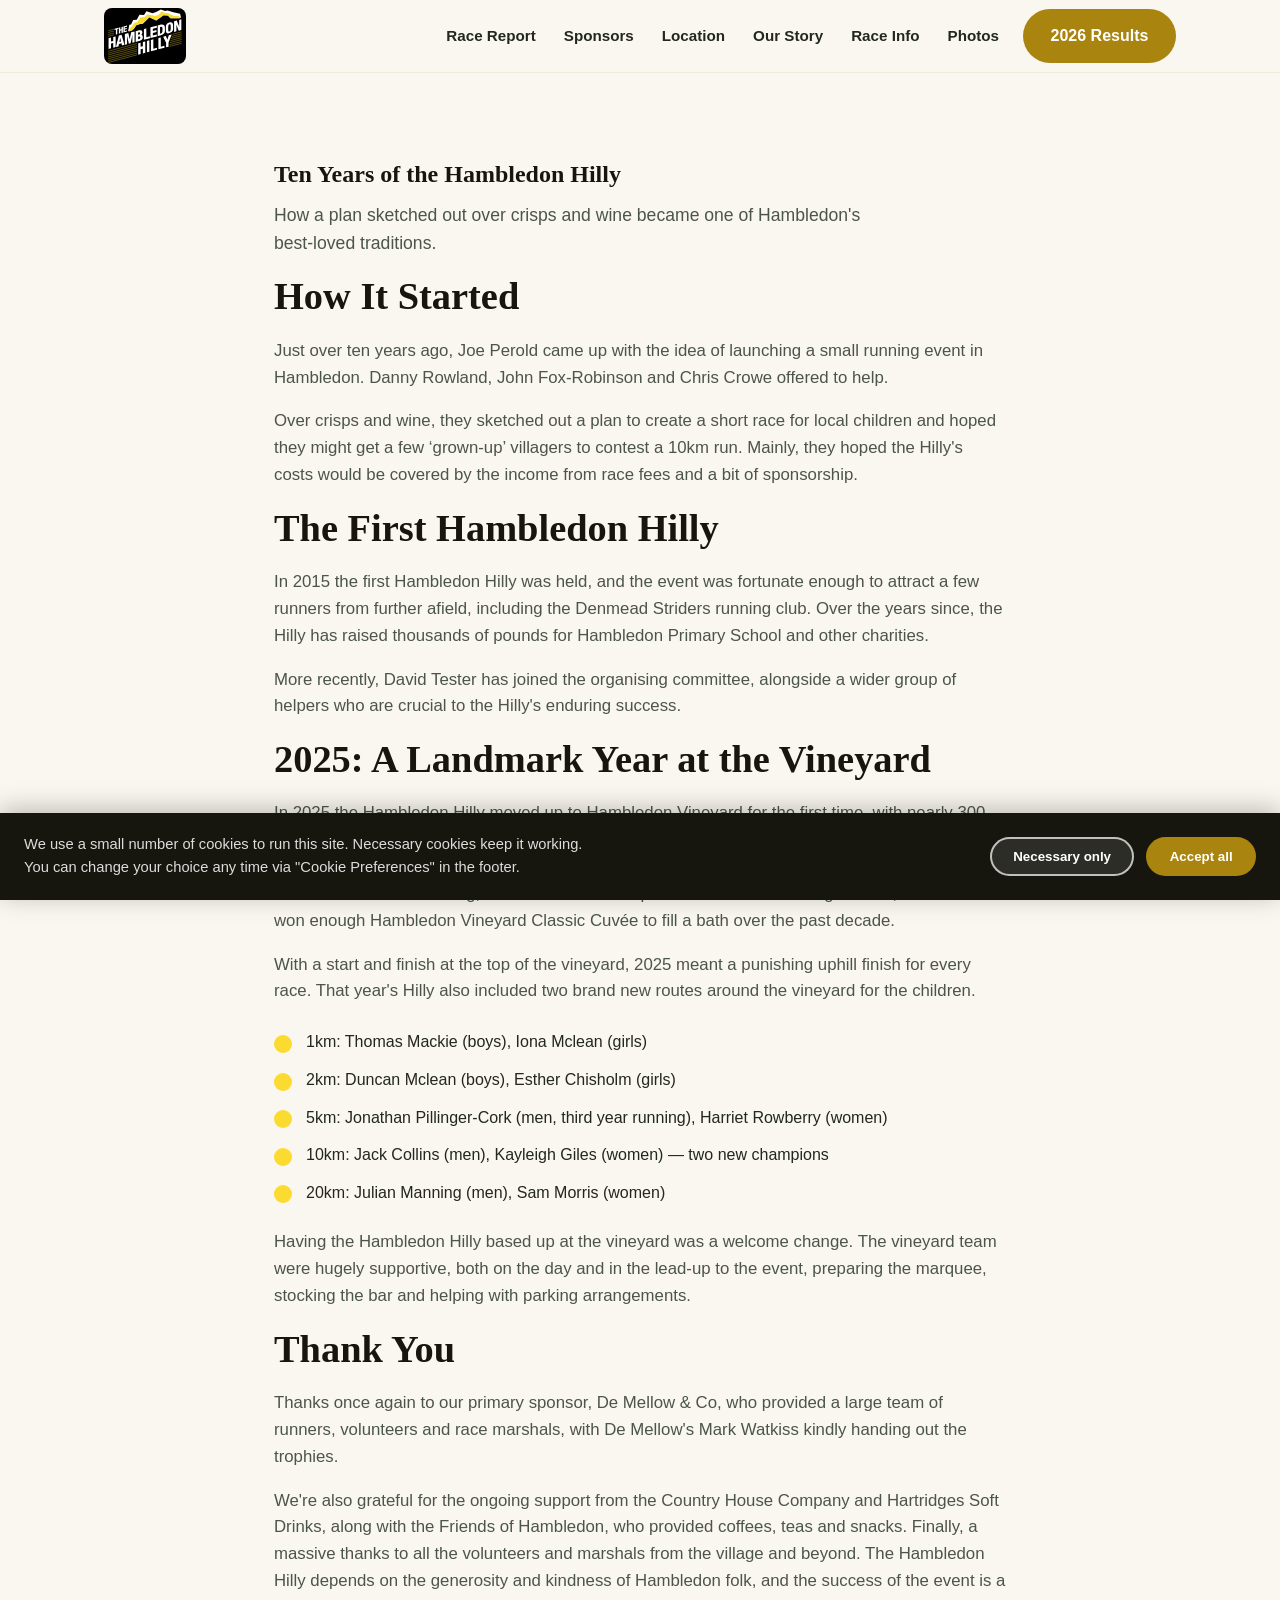
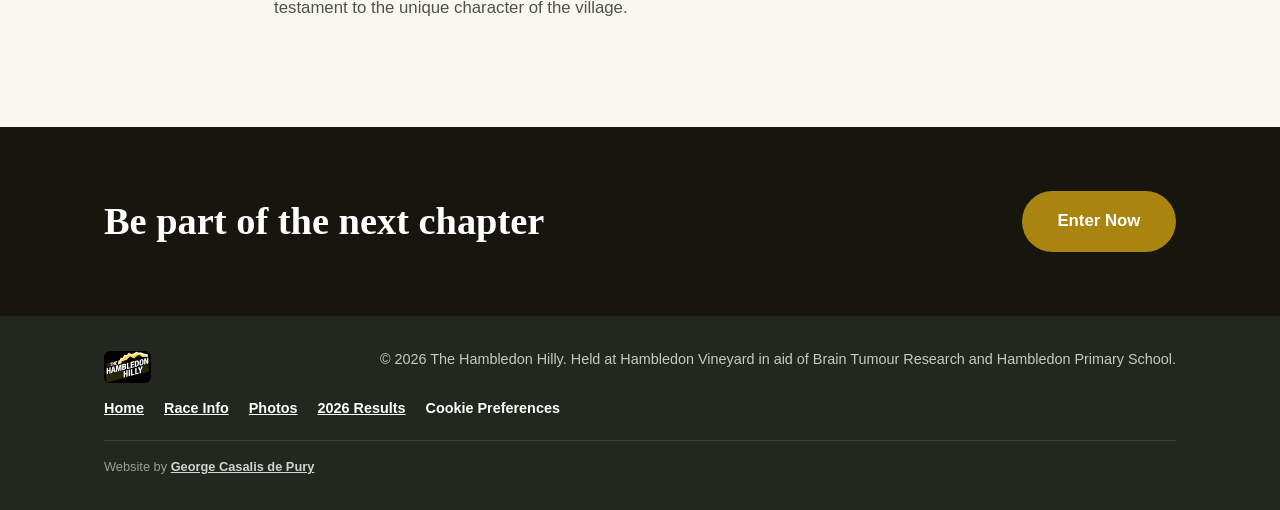
<file: site/our-story.html>
<!DOCTYPE html>
<html lang="en">
<head>
<meta charset="UTF-8">
<meta name="viewport" content="width=device-width, initial-scale=1.0">
<title>Our Story | The Hambledon Hilly</title>
<meta name="description" content="How the Hambledon Hilly started over ten years ago, and how it grew into a five-race event at Hambledon Vineyard.">
<link rel="icon" type="image/svg+xml" href="images/hambledonhilly-logo.svg">
<link rel="stylesheet" href="css/style.css">
</head>
<body>

<div id="cookie-banner" class="cookie-banner" role="dialog" aria-label="Cookie consent" hidden>
  <div class="cookie-banner-inner">
    <p>
      We use a small number of cookies to run this site. Necessary cookies keep it working. You can change your choice any time via "Cookie Preferences" in the footer.
    </p>
    <div class="cookie-banner-actions">
      <button type="button" class="btn btn-ghost" id="cookie-reject">Necessary only</button>
      <button type="button" class="btn btn-primary" id="cookie-accept">Accept all</button>
    </div>
  </div>
</div>

<header class="site-header">
  <div class="wrap header-inner">
    <a class="brand" href="index.html#top">
      <img class="brand-logo" src="images/hambledonhilly-logo.svg" alt="The Hambledon Hilly">
    </a>
    <nav class="site-nav" aria-label="Primary">
      <a href="index.html#report">Race Report</a>
      <a href="index.html#sponsors">Sponsors</a>
      <a href="index.html#location">Location</a>
      <a href="our-story.html">Our Story</a>
      <a href="race-info.html">Race Info</a>
      <a href="photos.html">Photos</a>
    </nav>
    <a class="btn btn-primary nav-cta" href="https://sites.chronotrack.com/event/94311/results?raceId=250518&divisionId=2814686" target="_blank" rel="noopener">2026 Results</a>
    <button class="nav-toggle" aria-label="Toggle menu" aria-expanded="false">
      <span></span><span></span><span></span>
    </button>
  </div>
</header>

<main id="top">

  <section class="section">
    <div class="wrap day-grid">
      <h1>Ten Years of the Hambledon Hilly</h1>
      <p class="section-lede">How a plan sketched out over crisps and wine became one of Hambledon's best-loved traditions.</p>

      <div class="day-copy">
        <h2>How It Started</h2>
        <p>
          Just over ten years ago, Joe Perold came up with the idea of launching a small
          running event in Hambledon. Danny Rowland, John Fox-Robinson and Chris Crowe
          offered to help.
        </p>
        <p>
          Over crisps and wine, they sketched out a plan to create a short race for local
          children and hoped they might get a few &lsquo;grown-up&rsquo; villagers to
          contest a 10km run. Mainly, they hoped the Hilly's costs would be covered by the
          income from race fees and a bit of sponsorship.
        </p>

        <h2>The First Hambledon Hilly</h2>
        <p>
          In 2015 the first Hambledon Hilly was held, and the event was fortunate enough
          to attract a few runners from further afield, including the Denmead Striders
          running club. Over the years since, the Hilly has raised thousands of pounds
          for Hambledon Primary School and other charities.
        </p>
        <p>
          More recently, David Tester has joined the organising committee, alongside a
          wider group of helpers who are crucial to the Hilly's enduring success.
        </p>

        <h2>2025: A Landmark Year at the Vineyard</h2>
        <p>
          In 2025 the Hambledon Hilly moved up to Hambledon Vineyard for the first time,
          with nearly 300 runners competing across five different races &mdash; a
          significant expansion from previous years. That year also saw the introduction
          of a 20km race: two gruelling laps of the infamous 10km route. The winner was
          Julian Manning, a man who has triumphed in the 10km race eight times, and who
          has won enough Hambledon Vineyard Classic Cuv&eacute;e to fill a bath over the
          past decade.
        </p>
        <p>
          With a start and finish at the top of the vineyard, 2025 meant a punishing
          uphill finish for every race. That year's Hilly also included two brand new
          routes around the vineyard for the children.
        </p>
        <ul class="day-list">
          <li>1km: Thomas Mackie (boys), Iona Mclean (girls)</li>
          <li>2km: Duncan Mclean (boys), Esther Chisholm (girls)</li>
          <li>5km: Jonathan Pillinger-Cork (men, third year running), Harriet Rowberry (women)</li>
          <li>10km: Jack Collins (men), Kayleigh Giles (women) &mdash; two new champions</li>
          <li>20km: Julian Manning (men), Sam Morris (women)</li>
        </ul>
        <p>
          Having the Hambledon Hilly based up at the vineyard was a welcome change. The
          vineyard team were hugely supportive, both on the day and in the lead-up to the
          event, preparing the marquee, stocking the bar and helping with parking
          arrangements.
        </p>

        <h2>Thank You</h2>
        <p>
          Thanks once again to our primary sponsor, De Mellow &amp; Co, who provided a
          large team of runners, volunteers and race marshals, with De Mellow's Mark
          Watkiss kindly handing out the trophies.
        </p>
        <p>
          We're also grateful for the ongoing support from the Country House Company and
          Hartridges Soft Drinks, along with the Friends of Hambledon, who provided
          coffees, teas and snacks. Finally, a massive thanks to all the volunteers and
          marshals from the village and beyond. The Hambledon Hilly depends on the
          generosity and kindness of Hambledon folk, and the success of the event is a
          testament to the unique character of the village.
        </p>
      </div>
    </div>
  </section>

  <section class="cta-banner">
    <div class="wrap cta-banner-inner">
      <h2>Be part of the next chapter</h2>
      <a class="btn btn-primary btn-lg" href="https://sites.chronotrack.com/event/94311/results?raceId=250518&divisionId=2814686" target="_blank" rel="noopener">Enter Now</a>
    </div>
  </section>

</main>

<footer class="site-footer">
  <div class="wrap footer-inner">
    <img class="footer-logo" src="images/hambledonhilly-logo.svg" alt="The Hambledon Hilly">
    <p>&copy; 2026 The Hambledon Hilly. Held at Hambledon Vineyard in aid of Brain Tumour Research and Hambledon Primary School.</p>
    <nav class="footer-nav" aria-label="Footer">
      <a href="index.html#top">Home</a>
      <a href="race-info.html">Race Info</a>
      <a href="photos.html">Photos</a>
      <a href="https://sites.chronotrack.com/event/94311/results?raceId=250518&divisionId=2814686" target="_blank" rel="noopener">2026 Results</a>
      <button type="button" class="footer-cookie-btn cookie-preferences-btn">Cookie Preferences</button>
    </nav>
  </div>
  <div class="wrap"><p class="footer-credit">Website by <a href="http://casalis.co.uk/" target="_blank" rel="noopener">George Casalis de Pury</a></p></div>
</footer>

<script src="js/main.js"></script>
</body>
</html>
</file>
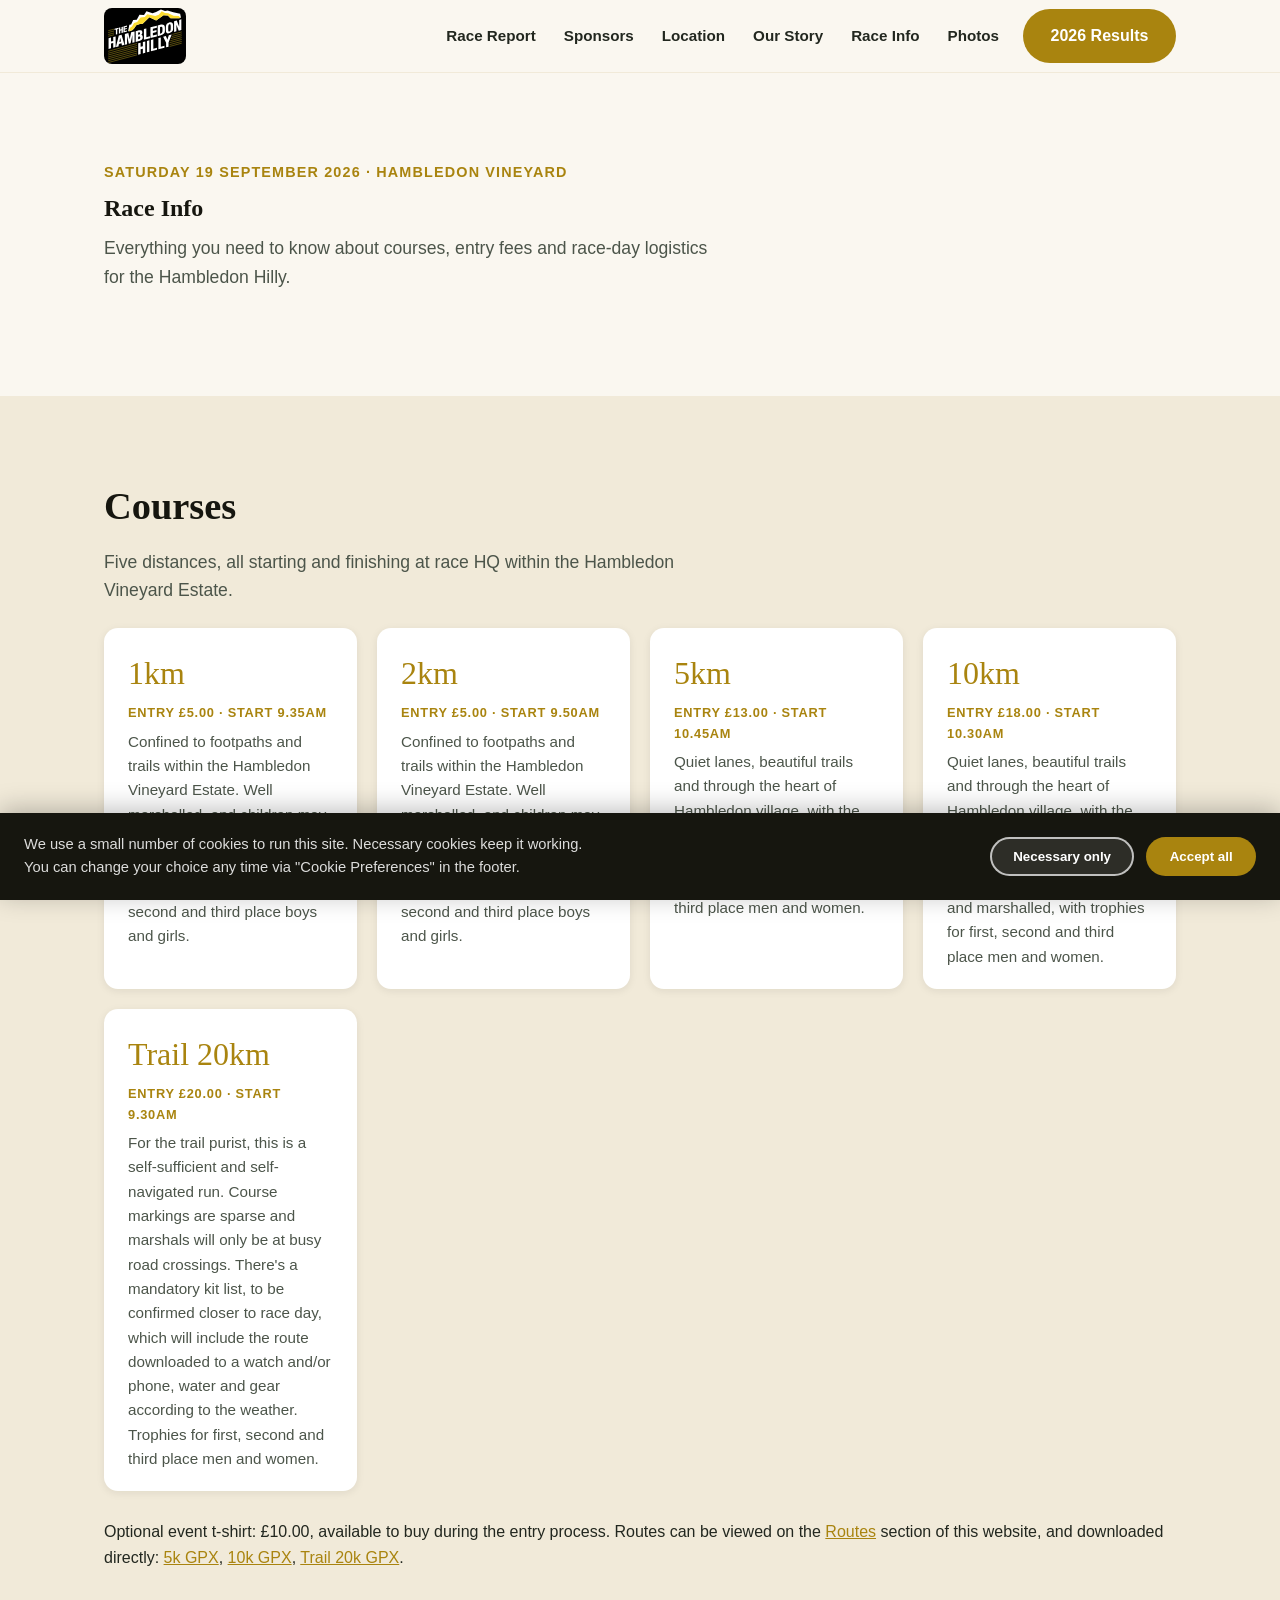
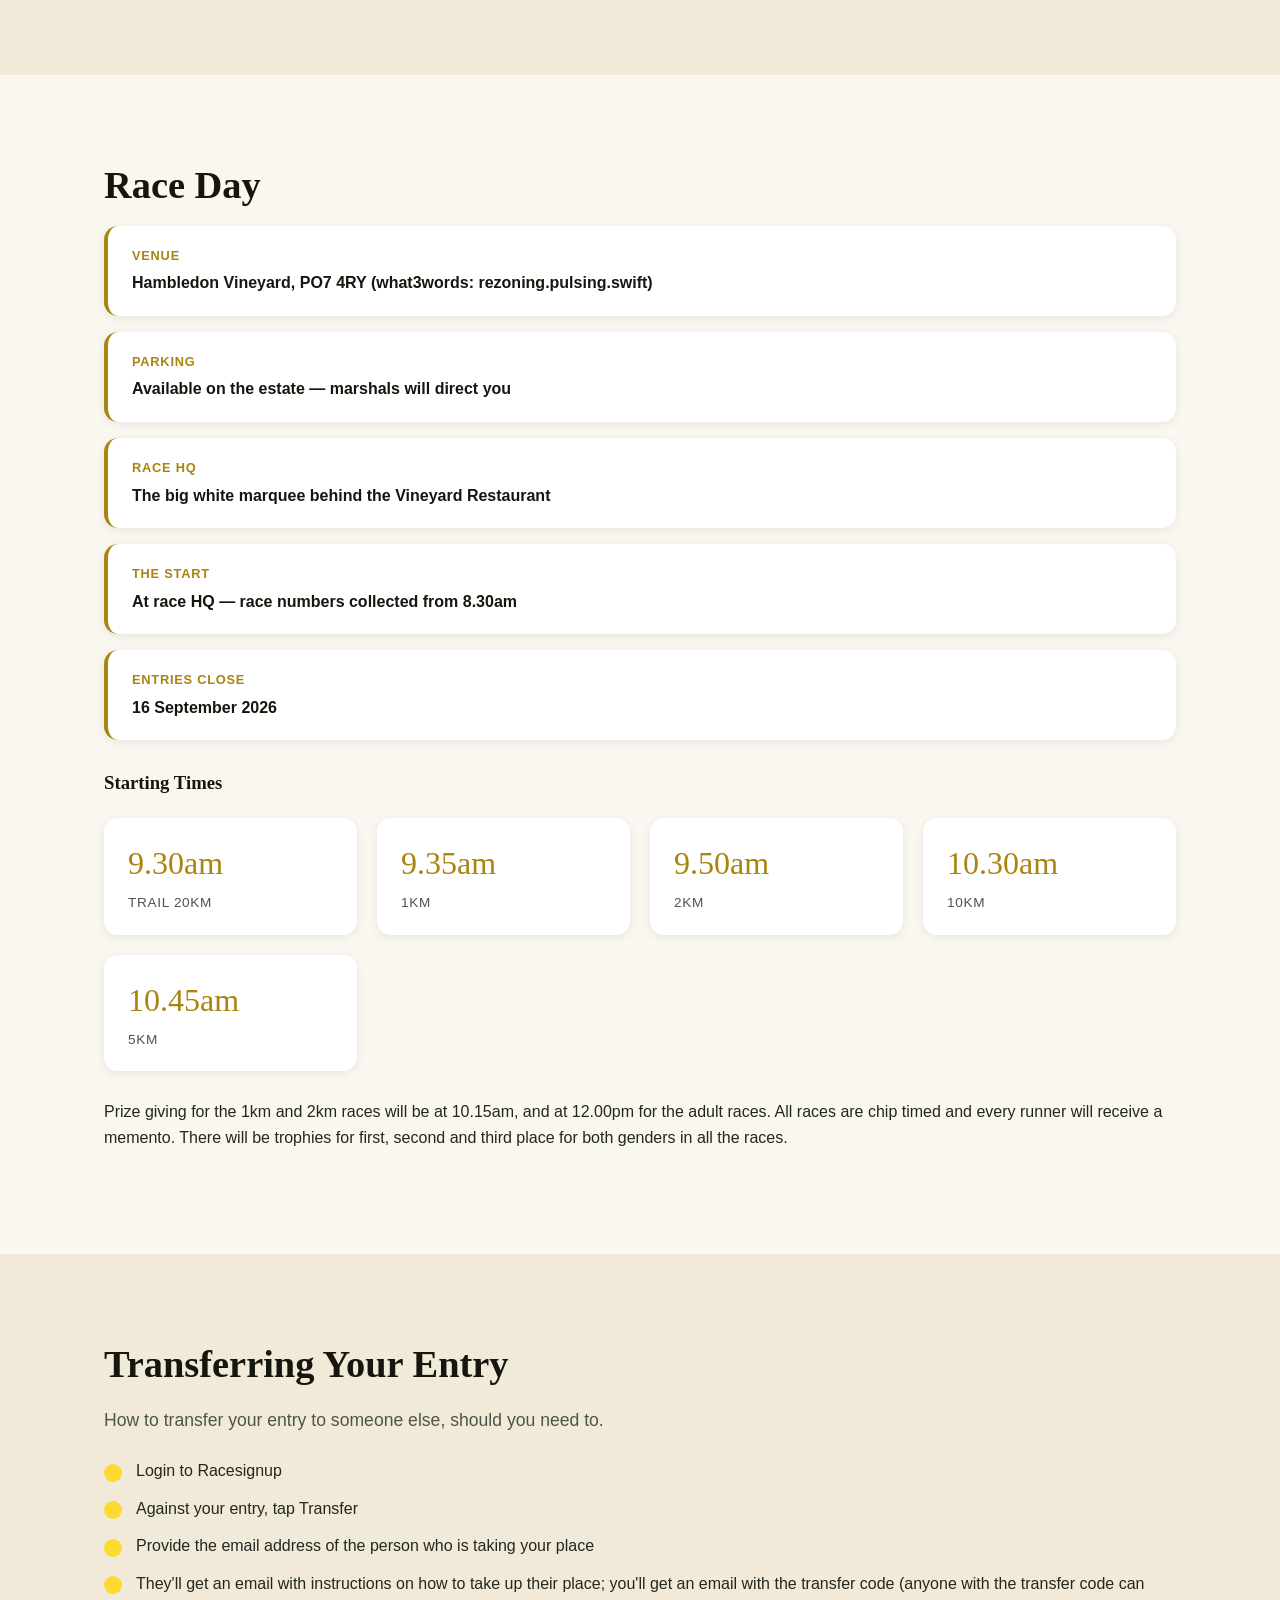
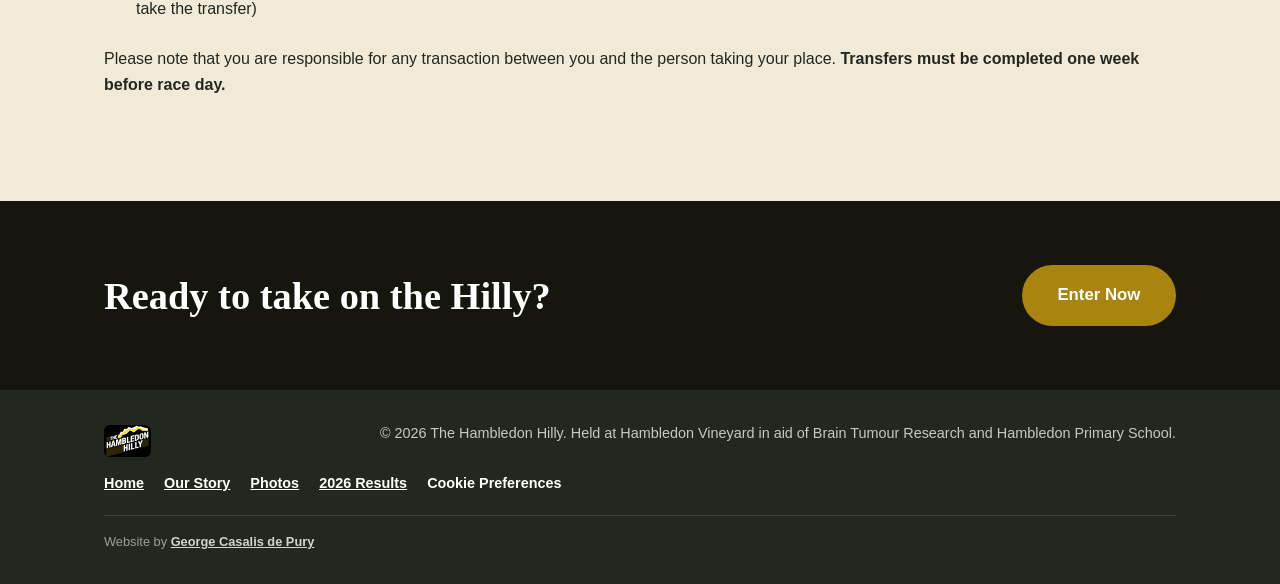
<file: site/race-info.html>
<!DOCTYPE html>
<html lang="en">
<head>
<meta charset="UTF-8">
<meta name="viewport" content="width=device-width, initial-scale=1.0">
<title>Race Info | The Hambledon Hilly</title>
<meta name="description" content="Courses, entry fees, starting times and race-day logistics for the Hambledon Hilly at Hambledon Vineyard on 19 September 2026.">
<link rel="icon" type="image/svg+xml" href="images/hambledonhilly-logo.svg">
<link rel="stylesheet" href="css/style.css">
</head>
<body>

<div id="cookie-banner" class="cookie-banner" role="dialog" aria-label="Cookie consent" hidden>
  <div class="cookie-banner-inner">
    <p>
      We use a small number of cookies to run this site. Necessary cookies keep it working. You can change your choice any time via "Cookie Preferences" in the footer.
    </p>
    <div class="cookie-banner-actions">
      <button type="button" class="btn btn-ghost" id="cookie-reject">Necessary only</button>
      <button type="button" class="btn btn-primary" id="cookie-accept">Accept all</button>
    </div>
  </div>
</div>

<header class="site-header">
  <div class="wrap header-inner">
    <a class="brand" href="index.html#top">
      <img class="brand-logo" src="images/hambledonhilly-logo.svg" alt="The Hambledon Hilly">
    </a>
    <nav class="site-nav" aria-label="Primary">
      <a href="index.html#report">Race Report</a>
      <a href="index.html#sponsors">Sponsors</a>
      <a href="index.html#location">Location</a>
      <a href="our-story.html">Our Story</a>
      <a href="race-info.html">Race Info</a>
      <a href="photos.html">Photos</a>
    </nav>
    <a class="btn btn-primary nav-cta" href="https://sites.chronotrack.com/event/94311/results?raceId=250518&divisionId=2814686" target="_blank" rel="noopener">2026 Results</a>
    <button class="nav-toggle" aria-label="Toggle menu" aria-expanded="false">
      <span></span><span></span><span></span>
    </button>
  </div>
</header>

<main id="top">

  <section class="section">
    <div class="wrap">
      <p class="hero-eyebrow" style="color:var(--gold-700);">Saturday 19 September 2026 &middot; Hambledon Vineyard</p>
      <h1>Race Info</h1>
      <p class="section-lede">
        Everything you need to know about courses, entry fees and race-day logistics
        for the Hambledon Hilly.
      </p>
    </div>
  </section>

  <section id="courses" class="section section-alt">
    <div class="wrap">
      <h2>Courses</h2>
      <p class="section-lede">Five distances, all starting and finishing at race HQ within the Hambledon Vineyard Estate.</p>
      <div class="course-grid">
        <div class="stat-card stat-note">
          <span class="stat-value">1km</span>
          <span class="fact-label">Entry &pound;5.00 &middot; Start 9.35am</span>
          <p>Confined to footpaths and trails within the Hambledon Vineyard Estate. Well marshalled, and children may be accompanied by an adult at no extra cost. The race is timed, with trophies for first, second and third place boys and girls.</p>
        </div>
        <div class="stat-card stat-note">
          <span class="stat-value">2km</span>
          <span class="fact-label">Entry &pound;5.00 &middot; Start 9.50am</span>
          <p>Confined to footpaths and trails within the Hambledon Vineyard Estate. Well marshalled, and children may be accompanied by an adult at no extra cost. The race is timed, with trophies for first, second and third place boys and girls.</p>
        </div>
        <div class="stat-card stat-note">
          <span class="stat-value">5km</span>
          <span class="fact-label">Entry &pound;13.00 &middot; Start 10.45am</span>
          <p>Quiet lanes, beautiful trails and through the heart of Hambledon village, with the last part on the estate. Well marked and marshalled, with trophies for first, second and third place men and women.</p>
        </div>
        <div class="stat-card stat-note">
          <span class="stat-value">10km</span>
          <span class="fact-label">Entry &pound;18.00 &middot; Start 10.30am</span>
          <p>Quiet lanes, beautiful trails and through the heart of Hambledon village, with the last part on the estate. There's a water station halfway through the race. Well marked and marshalled, with trophies for first, second and third place men and women.</p>
        </div>
        <div class="stat-card stat-note">
          <span class="stat-value">Trail 20km</span>
          <span class="fact-label">Entry &pound;20.00 &middot; Start 9.30am</span>
          <p>For the trail purist, this is a self-sufficient and self-navigated run. Course markings are sparse and marshals will only be at busy road crossings. There's a mandatory kit list, to be confirmed closer to race day, which will include the route downloaded to a watch and/or phone, water and gear according to the weather. Trophies for first, second and third place men and women.</p>
        </div>
      </div>
      <p style="margin-top:28px;">
        Optional event t-shirt: &pound;10.00, available to buy during the entry process.
        Routes can be viewed on the <a href="index.html#routes">Routes</a> section of this
        website, and downloaded directly: <a href="routes/hilly-5k.gpx">5k GPX</a>,
        <a href="routes/hilly-10k.gpx">10k GPX</a>, <a href="routes/hilly-20k.gpx">Trail 20k GPX</a>.
      </p>
    </div>
  </section>

  <section id="race-day" class="section">
    <div class="wrap">
      <h2>Race Day</h2>
      <div class="about-facts" style="margin-bottom:32px;">
        <div class="fact-card">
          <span class="fact-label">Venue</span>
          <span class="fact-value">Hambledon Vineyard, PO7 4RY (what3words: rezoning.pulsing.swift)</span>
        </div>
        <div class="fact-card">
          <span class="fact-label">Parking</span>
          <span class="fact-value">Available on the estate &mdash; marshals will direct you</span>
        </div>
        <div class="fact-card">
          <span class="fact-label">Race HQ</span>
          <span class="fact-value">The big white marquee behind the Vineyard Restaurant</span>
        </div>
        <div class="fact-card">
          <span class="fact-label">The Start</span>
          <span class="fact-value">At race HQ &mdash; race numbers collected from 8.30am</span>
        </div>
        <div class="fact-card">
          <span class="fact-label">Entries close</span>
          <span class="fact-value">16 September 2026</span>
        </div>
      </div>

      <h3>Starting Times</h3>
      <div class="course-grid" style="margin-bottom:28px;">
        <div class="stat-card"><span class="stat-value">9.30am</span><span class="stat-label">Trail 20km</span></div>
        <div class="stat-card"><span class="stat-value">9.35am</span><span class="stat-label">1km</span></div>
        <div class="stat-card"><span class="stat-value">9.50am</span><span class="stat-label">2km</span></div>
        <div class="stat-card"><span class="stat-value">10.30am</span><span class="stat-label">10km</span></div>
        <div class="stat-card"><span class="stat-value">10.45am</span><span class="stat-label">5km</span></div>
      </div>

      <p>
        Prize giving for the 1km and 2km races will be at 10.15am, and at 12.00pm for the
        adult races. All races are chip timed and every runner will receive a memento.
        There will be trophies for first, second and third place for both genders in all
        the races.
      </p>
    </div>
  </section>

  <section id="transfers" class="section section-alt">
    <div class="wrap">
      <h2>Transferring Your Entry</h2>
      <p class="section-lede">How to transfer your entry to someone else, should you need to.</p>
      <ul class="day-list">
        <li>Login to Racesignup</li>
        <li>Against your entry, tap Transfer</li>
        <li>Provide the email address of the person who is taking your place</li>
        <li>They'll get an email with instructions on how to take up their place; you'll get an email with the transfer code (anyone with the transfer code can take the transfer)</li>
      </ul>
      <p>
        Please note that you are responsible for any transaction between you and the
        person taking your place. <strong>Transfers must be completed one week before
        race day.</strong>
      </p>
    </div>
  </section>

  <section class="cta-banner">
    <div class="wrap cta-banner-inner">
      <h2>Ready to take on the Hilly?</h2>
      <a class="btn btn-primary btn-lg" href="https://sites.chronotrack.com/event/94311/results?raceId=250518&divisionId=2814686" target="_blank" rel="noopener">Enter Now</a>
    </div>
  </section>

</main>

<footer class="site-footer">
  <div class="wrap footer-inner">
    <img class="footer-logo" src="images/hambledonhilly-logo.svg" alt="The Hambledon Hilly">
    <p>&copy; 2026 The Hambledon Hilly. Held at Hambledon Vineyard in aid of Brain Tumour Research and Hambledon Primary School.</p>
    <nav class="footer-nav" aria-label="Footer">
      <a href="index.html#top">Home</a>
      <a href="our-story.html">Our Story</a>
      <a href="photos.html">Photos</a>
      <a href="https://sites.chronotrack.com/event/94311/results?raceId=250518&divisionId=2814686" target="_blank" rel="noopener">2026 Results</a>
      <button type="button" class="footer-cookie-btn cookie-preferences-btn">Cookie Preferences</button>
    </nav>
  </div>
  <div class="wrap"><p class="footer-credit">Website by <a href="http://casalis.co.uk/" target="_blank" rel="noopener">George Casalis de Pury</a></p></div>
</footer>

<script src="js/main.js"></script>
</body>
</html>
</file>
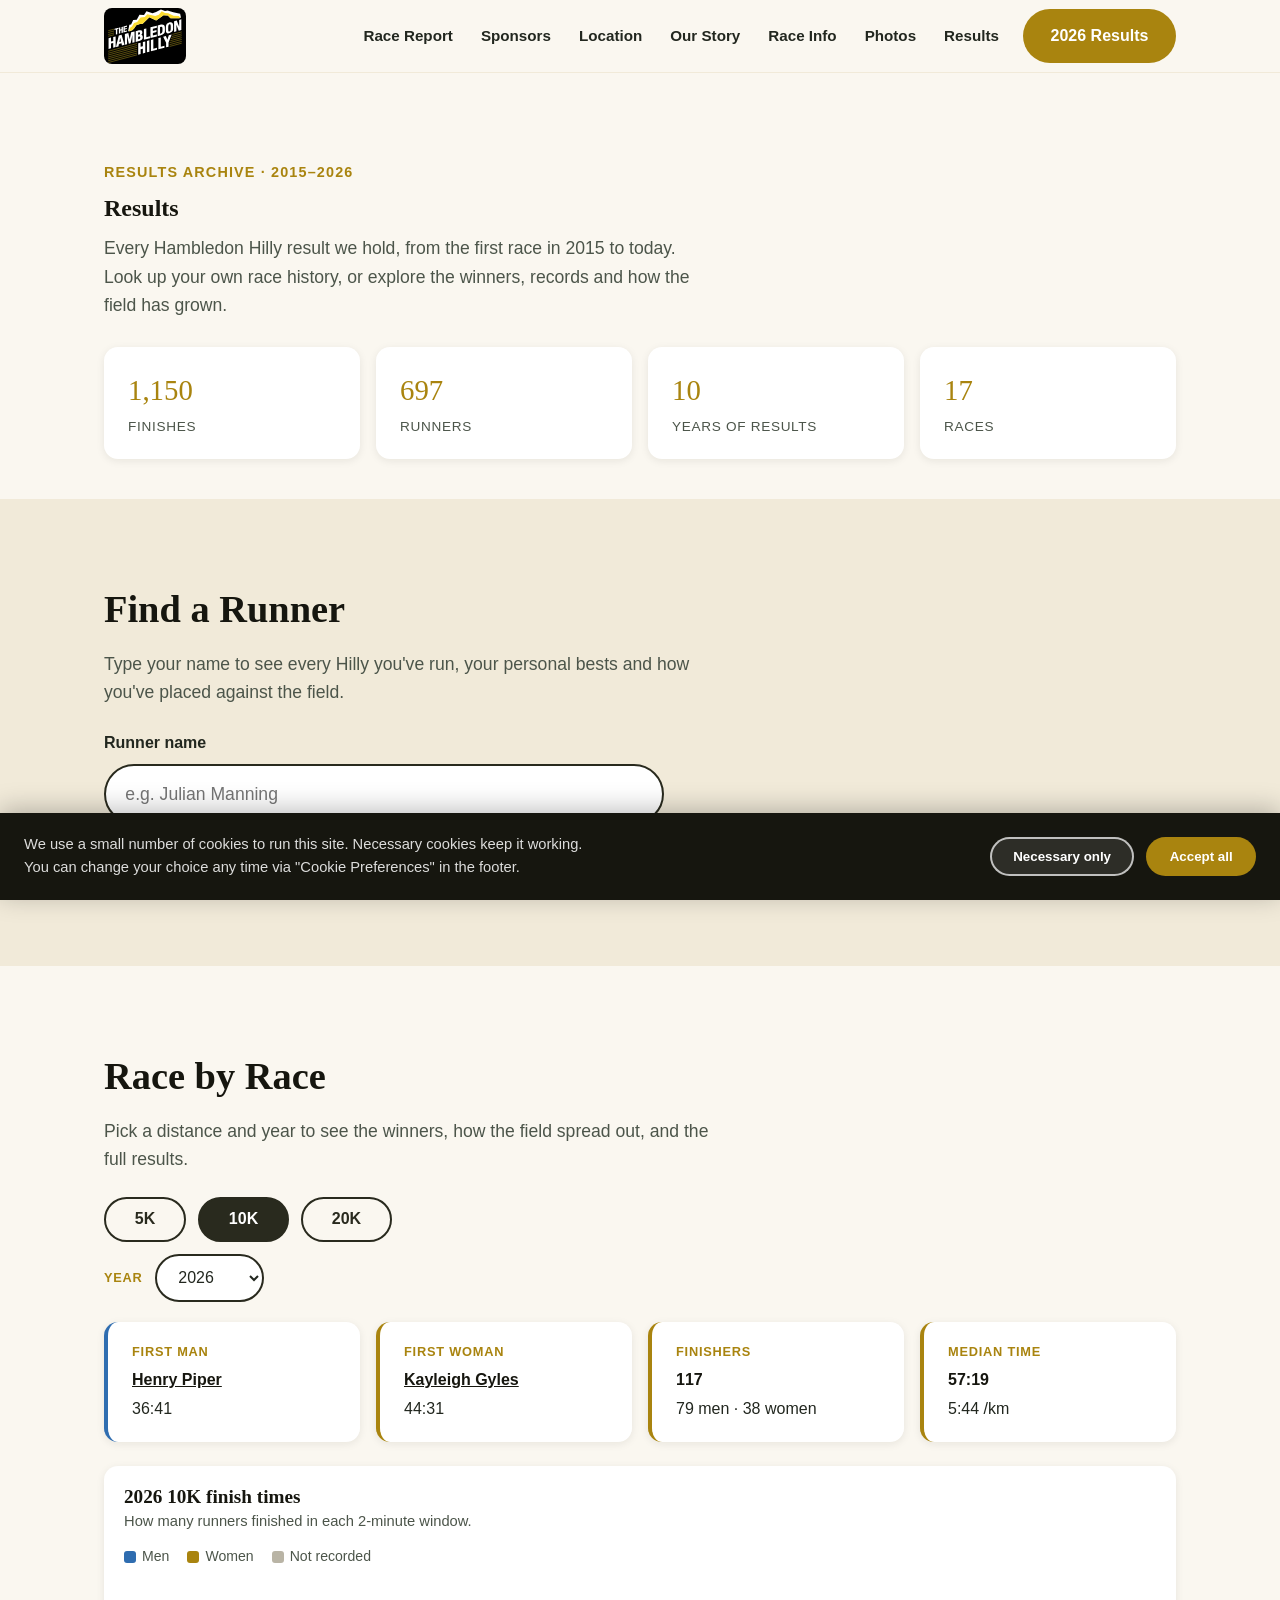
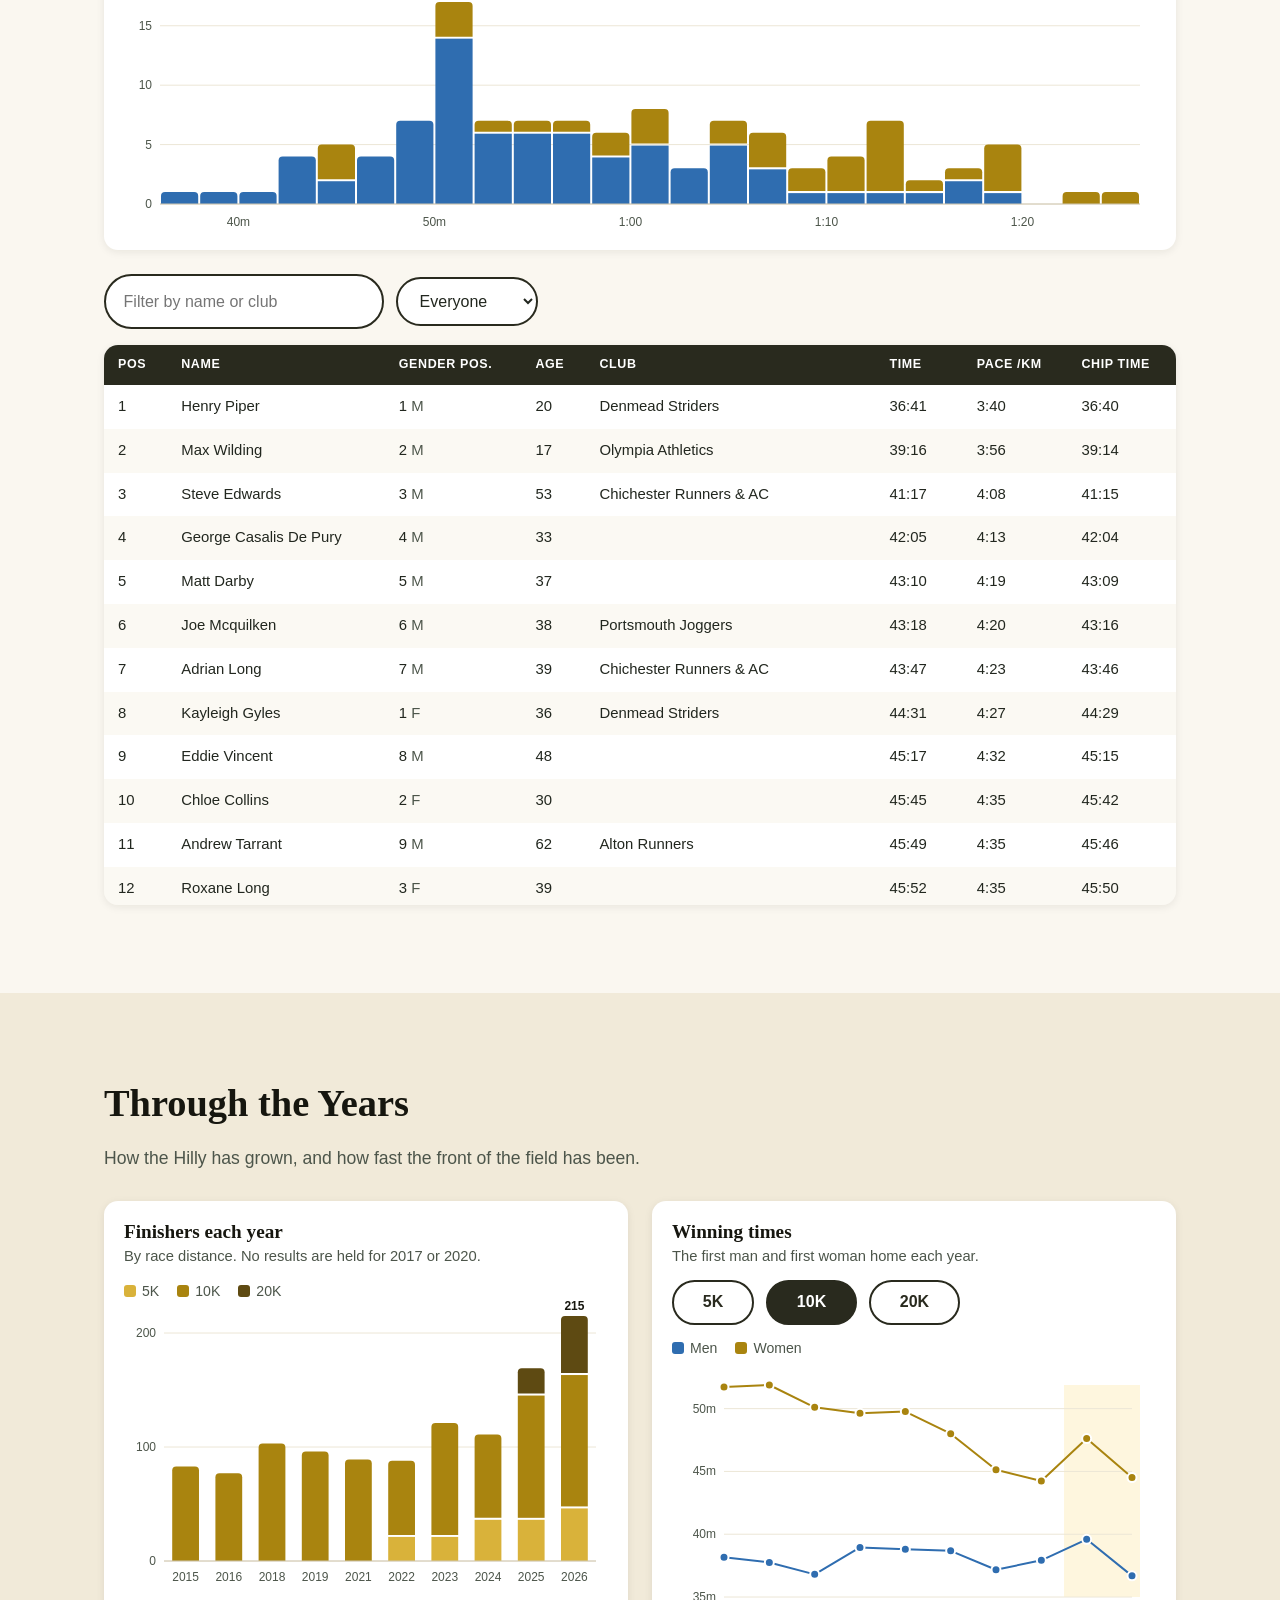
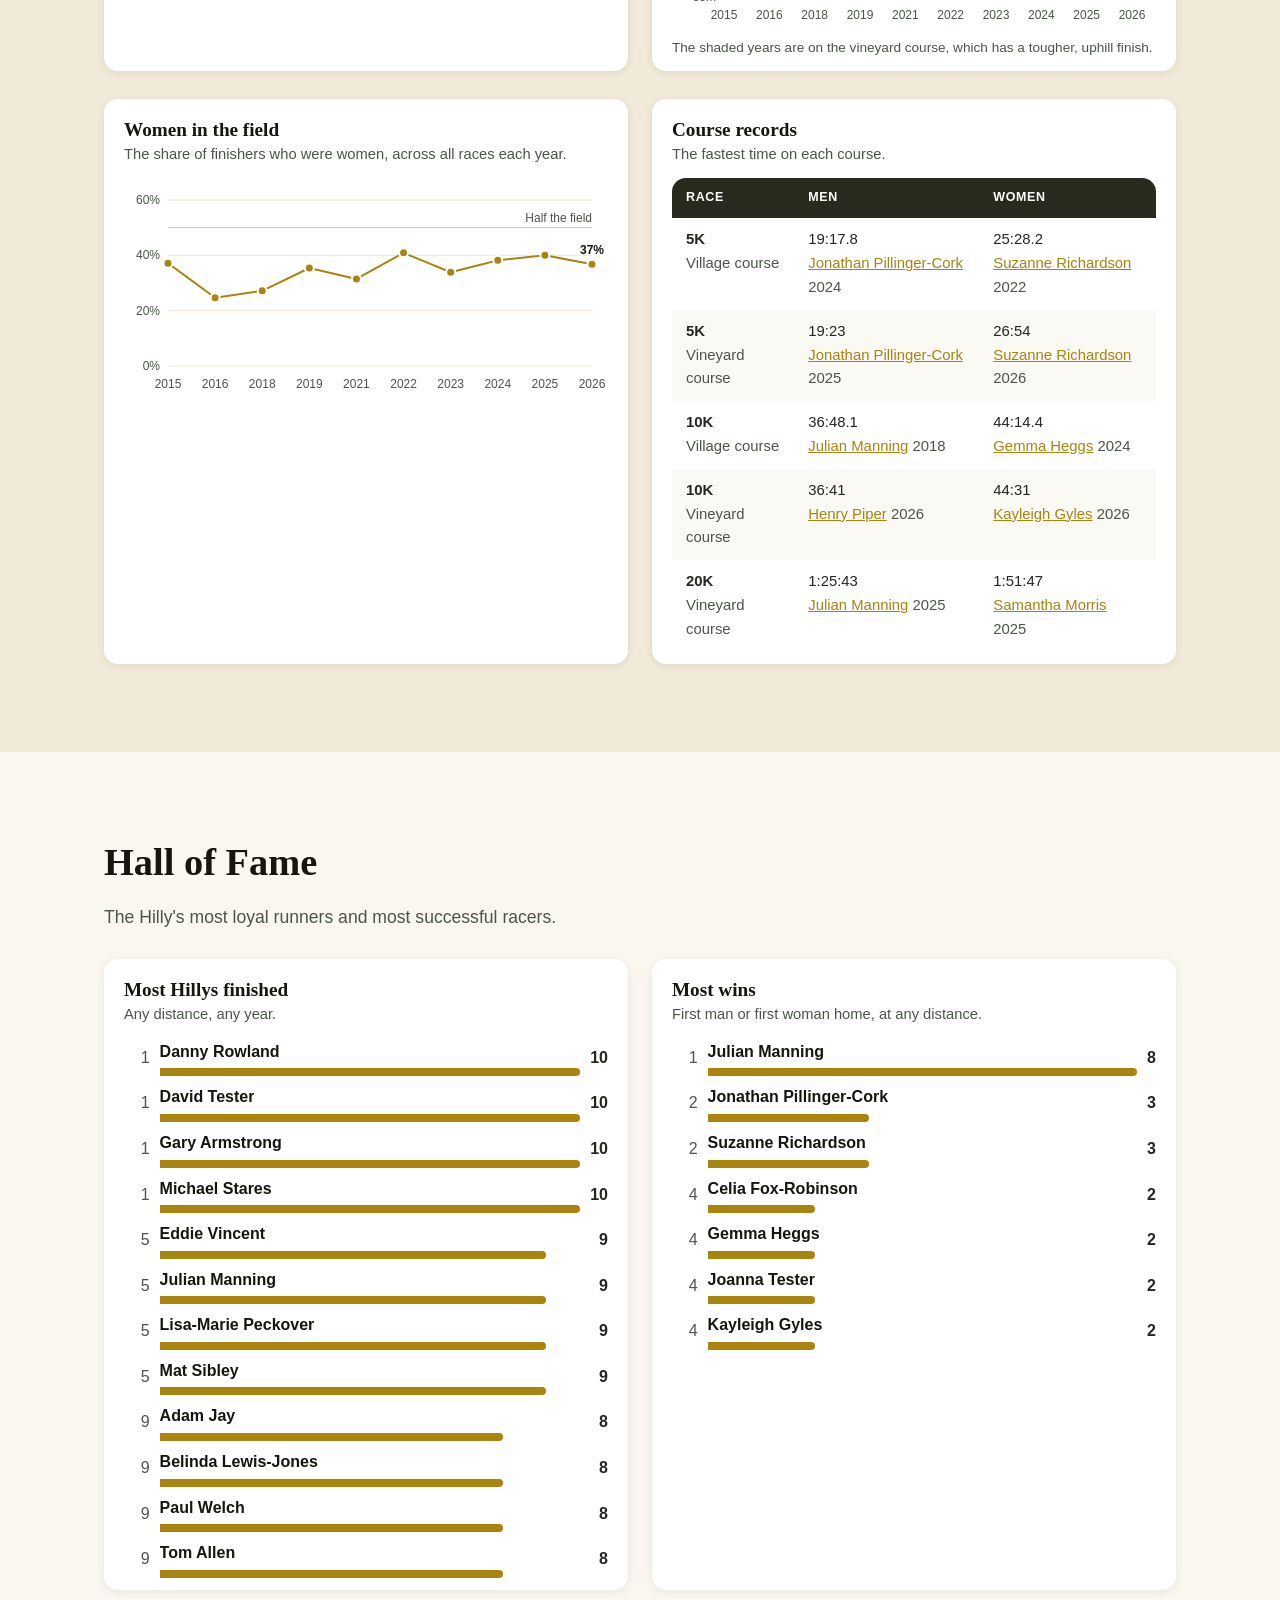
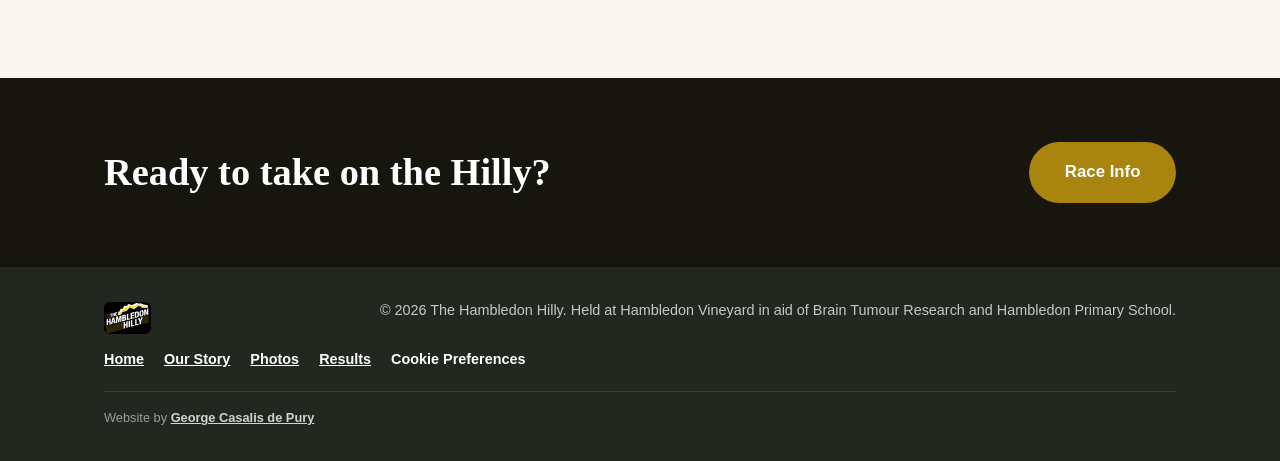
<file: site/results.html>
<!DOCTYPE html>
<html lang="en">
<head>
<meta charset="UTF-8">
<meta name="viewport" content="width=device-width, initial-scale=1.0">
<title>Results | The Hambledon Hilly</title>
<meta name="description" content="Every Hambledon Hilly result since 2015. Look up your own race history and explore winners, records and how the field has grown.">
<link rel="icon" type="image/svg+xml" href="images/hambledonhilly-logo.svg">
<link rel="stylesheet" href="css/style.css">
<style>
  /* Results page. Chart colours: men/women are a validated categorical pair; the three
     distances are one gold hue stepped light to dark (5k, 10k, 20k). */
  :root {
    --men: #2f6db0;
    --women: #a9840f;
    --unknown: #b9b4a5;
    --d5: #d9b23a;
    --d10: #a9840f;
    --d20: #5e4a12;
    --grid: #ece6d6;
  }
  .results-hero { padding-bottom: 40px; }
  .results-tiles {
    display: grid;
    grid-template-columns: repeat(auto-fit, minmax(160px, 1fr));
    gap: 16px;
    margin-top: 28px;
  }
  .results-tiles .stat-card .stat-value { font-size: 1.8rem; }

  .chart-card {
    background: var(--white);
    border-radius: var(--radius);
    box-shadow: var(--shadow-sm);
    padding: 20px 20px 12px;
    min-width: 0;
  }
  .chart-card h3 { font-size: 1.2rem; margin-bottom: 2px; }
  .chart-sub { color: var(--ink-soft); font-size: 0.92rem; margin: 0 0 12px; }
  .chart { width: 100%; position: relative; }
  .chart svg { display: block; width: 100%; height: auto; overflow: visible; }
  .chart text { font-family: "Segoe UI", "Helvetica Neue", Arial, sans-serif; fill: var(--ink-soft); font-size: 12px; }
  .chart .axis-label { fill: var(--ink-soft); font-size: 12px; }
  .chart .grid line { stroke: var(--grid); stroke-width: 1; }
  .chart .baseline { stroke: #cfc7b2; stroke-width: 1; }
  .chart [data-tip] { cursor: pointer; }
  .chart .hit { fill: transparent; }
  .chart-legend {
    display: flex;
    flex-wrap: wrap;
    gap: 6px 18px;
    margin: 0 0 10px;
    padding: 0;
    list-style: none;
    font-size: 0.88rem;
    color: var(--ink-soft);
  }
  .chart-legend li { display: flex; align-items: center; gap: 6px; }
  .chart-legend .sw { width: 12px; height: 12px; border-radius: 3px; display: inline-block; }
  .chart-note { font-size: 0.85rem; color: var(--ink-soft); margin: 8px 0 0; }

  .chart-tip {
    position: fixed;
    z-index: 1500;
    pointer-events: none;
    background: var(--dark-900);
    color: var(--white);
    padding: 8px 12px;
    border-radius: 8px;
    font-size: 0.85rem;
    line-height: 1.4;
    box-shadow: var(--shadow-md);
    max-width: 260px;
  }
  .chart-tip[hidden] { display: none; }
  .chart-tip strong { color: var(--gold-100); }

  .grid-2 {
    display: grid;
    grid-template-columns: repeat(2, minmax(0, 1fr));
    gap: 24px;
    margin-top: 28px;
  }
  @media (max-width: 860px) { .grid-2 { grid-template-columns: minmax(0, 1fr); } }

  /* Runner search */
  .runner-search { position: relative; max-width: 560px; margin-top: 24px; }
  .runner-search label { display: block; font-weight: 700; margin-bottom: 8px; }
  .runner-search input,
  .filter-row input,
  .filter-row select {
    width: 100%;
    font: inherit;
    padding: 0.8em 1.1em;
    border: 2px solid var(--dark-700);
    border-radius: 999px;
    background: var(--white);
    color: var(--ink);
  }
  .runner-search input { font-size: 1.1rem; }
  .runner-search input:focus,
  .filter-row input:focus,
  .filter-row select:focus { outline: 3px solid var(--gold-500); outline-offset: 2px; }
  .suggest {
    position: absolute;
    left: 0;
    right: 0;
    top: 100%;
    margin: 6px 0 0;
    padding: 6px;
    list-style: none;
    background: var(--white);
    border-radius: var(--radius);
    box-shadow: var(--shadow-md);
    z-index: 50;
    max-height: 340px;
    overflow-y: auto;
  }
  .suggest[hidden] { display: none; }
  .suggest li {
    display: flex;
    justify-content: space-between;
    gap: 12px;
    padding: 10px 14px;
    border-radius: 10px;
    cursor: pointer;
  }
  .suggest li[aria-selected="true"], .suggest li:hover { background: var(--gold-100); }
  .suggest .meta { color: var(--ink-soft); font-size: 0.88rem; white-space: nowrap; }
  .suggest .empty { cursor: default; color: var(--ink-soft); }
  .search-hints { margin-top: 14px; color: var(--ink-soft); font-size: 0.95rem; }
  .link-btn {
    background: none;
    border: none;
    padding: 0;
    font: inherit;
    color: var(--gold-700);
    font-weight: 600;
    text-decoration: underline;
    cursor: pointer;
  }

  .runner-profile { margin-top: 36px; }
  .runner-profile[hidden] { display: none; }
  .runner-head { display: flex; flex-wrap: wrap; align-items: baseline; gap: 8px 18px; }
  .runner-head h3 { font-size: clamp(1.6rem, 3vw, 2.1rem); margin: 0; }
  .runner-head .club { color: var(--ink-soft); font-weight: 600; }
  .share-btn { margin-left: auto; }
  .badges { display: flex; flex-wrap: wrap; gap: 8px; margin: 14px 0 0; padding: 0; list-style: none; }
  .badges li {
    background: var(--gold-100);
    color: var(--dark-900);
    border-radius: 999px;
    padding: 4px 12px;
    font-size: 0.85rem;
    font-weight: 600;
  }

  /* Tables */
  .table-wrap { overflow-x: auto; margin-top: 16px; border-radius: var(--radius); box-shadow: var(--shadow-sm); background: var(--white); }
  table.results { width: 100%; border-collapse: collapse; font-size: 0.93rem; }
  table.results th, table.results td { padding: 10px 14px; text-align: left; white-space: nowrap; }
  table.results th {
    background: var(--dark-700);
    color: var(--white);
    font-size: 0.78rem;
    text-transform: uppercase;
    letter-spacing: 0.05em;
    position: sticky;
    top: 0;
  }
  table.results tbody tr:nth-child(even) { background: #fbf9f3; }
  table.results tbody tr.is-me { background: var(--gold-100); font-weight: 700; }
  table.results td.num { font-variant-numeric: tabular-nums; }
  table.results .muted { color: var(--ink-soft); }
  .scroll-table { max-height: 560px; overflow-y: auto; }

  .filter-row { display: flex; flex-wrap: wrap; gap: 12px; align-items: center; margin-top: 8px; }
  .filter-row input { max-width: 280px; }
  .filter-row select { width: auto; padding-right: 2em; }
  .route-tabs.compact { margin: 24px 0 12px; }

  .winners { display: grid; grid-template-columns: repeat(auto-fit, minmax(200px, 1fr)); gap: 16px; margin: 20px 0 24px; }
  .winners .fact-card.men { border-left-color: var(--men); }

  /* Leaderboards */
  .board { list-style: none; margin: 0; padding: 0; display: grid; gap: 8px; }
  .board li { display: grid; grid-template-columns: 1.6em minmax(0, 1fr) auto; gap: 10px; align-items: center; }
  .board .rank { color: var(--ink-soft); font-variant-numeric: tabular-nums; text-align: right; }
  .board .who { min-width: 0; }
  .board .who button { text-align: left; color: var(--dark-900); text-decoration: none; overflow: hidden; text-overflow: ellipsis; white-space: nowrap; max-width: 100%; display: block; }
  .board .who button:hover { color: var(--gold-700); text-decoration: underline; }
  .board .bar { height: 8px; border-radius: 0 4px 4px 0; background: var(--gold-700); margin-top: 4px; }
  .board .val { font-weight: 700; font-variant-numeric: tabular-nums; }
  .records td:first-child { font-weight: 700; }
  table.records td { white-space: normal; vertical-align: top; }
  table.records .link-btn { text-align: left; }
</style>
</head>
<body>

<div id="cookie-banner" class="cookie-banner" role="dialog" aria-label="Cookie consent" hidden>
  <div class="cookie-banner-inner">
    <p>
      We use a small number of cookies to run this site. Necessary cookies keep it working. You can change your choice any time via "Cookie Preferences" in the footer.
    </p>
    <div class="cookie-banner-actions">
      <button type="button" class="btn btn-ghost" id="cookie-reject">Necessary only</button>
      <button type="button" class="btn btn-primary" id="cookie-accept">Accept all</button>
    </div>
  </div>
</div>

<header class="site-header">
  <div class="wrap header-inner">
    <a class="brand" href="index.html#top">
      <img class="brand-logo" src="images/hambledonhilly-logo.svg" alt="The Hambledon Hilly">
    </a>
    <nav class="site-nav" aria-label="Primary">
      <a href="index.html#report">Race Report</a>
      <a href="index.html#sponsors">Sponsors</a>
      <a href="index.html#location">Location</a>
      <a href="our-story.html">Our Story</a>
      <a href="race-info.html">Race Info</a>
      <a href="photos.html">Photos</a>
      <a href="results.html">Results</a>
    </nav>
    <a class="btn btn-primary nav-cta" href="https://sites.chronotrack.com/event/94311/results?raceId=250518&divisionId=2814686" target="_blank" rel="noopener">2026 Results</a>
    <button class="nav-toggle" aria-label="Toggle menu" aria-expanded="false">
      <span></span><span></span><span></span>
    </button>
  </div>
</header>

<main id="top">

  <section class="section results-hero">
    <div class="wrap">
      <p class="hero-eyebrow" style="color:var(--gold-700);" id="hero-eyebrow">Results archive</p>
      <h1>Results</h1>
      <p class="section-lede">
        Every Hambledon Hilly result we hold, from the first race in 2015 to today.
        Look up your own race history, or explore the winners, records and how the
        field has grown.
      </p>
      <div class="results-tiles" id="headline-tiles"></div>
    </div>
  </section>

  <section id="runner" class="section section-alt">
    <div class="wrap">
      <h2>Find a Runner</h2>
      <p class="section-lede">Type your name to see every Hilly you've run, your personal bests and how you've placed against the field.</p>
      <div class="runner-search">
        <label for="runner-search">Runner name</label>
        <input id="runner-search" type="search" autocomplete="off" placeholder="e.g. Julian Manning"
               role="combobox" aria-expanded="false" aria-controls="runner-suggest" aria-autocomplete="list">
        <ul id="runner-suggest" class="suggest" role="listbox" hidden></ul>
      </div>
      <p class="search-hints" id="search-hints"></p>

      <div id="runner-profile" class="runner-profile" hidden aria-live="polite">
        <div class="runner-head">
          <h3 id="rp-name"></h3>
          <span class="club" id="rp-club"></span>
          <button type="button" class="btn btn-ghost-dark share-btn" id="rp-share">Copy link</button>
        </div>
        <ul class="badges" id="rp-badges"></ul>
        <div class="results-tiles" id="rp-tiles"></div>
        <div class="chart-card" style="margin-top:24px;">
          <h3>How you placed against the field</h3>
          <p class="chart-sub">The share of finishers you beat in each race. Higher is better, so you can compare across distances and years.</p>
          <ul class="chart-legend" id="rp-legend"></ul>
          <div class="chart" id="rp-chart"></div>
        </div>
        <div class="table-wrap">
          <table class="results">
            <thead><tr><th>Year</th><th>Race</th><th>Position</th><th>Gender pos.</th><th>Category</th><th>Time</th><th>Pace /km</th><th>Beat</th></tr></thead>
            <tbody id="rp-table"></tbody>
          </table>
        </div>
        <p class="chart-note">From 2025 the race starts and finishes at Hambledon Vineyard, with an uphill finish, so times before and after the move aren't directly comparable. Times are gun times.</p>
      </div>
    </div>
  </section>

  <section id="races" class="section">
    <div class="wrap">
      <h2>Race by Race</h2>
      <p class="section-lede">Pick a distance and year to see the winners, how the field spread out, and the full results.</p>
      <div class="route-tabs compact" id="race-dist-tabs" role="tablist" aria-label="Distance"></div>
      <div class="filter-row">
        <label for="race-year" class="fact-label">Year</label>
        <select id="race-year"></select>
      </div>
      <div class="winners" id="race-winners"></div>
      <div class="chart-card">
        <h3 id="race-hist-title">Finish times</h3>
        <p class="chart-sub" id="race-hist-sub"></p>
        <ul class="chart-legend">
          <li><span class="sw" style="background:var(--men)"></span>Men</li>
          <li><span class="sw" style="background:var(--women)"></span>Women</li>
          <li id="race-legend-unknown"><span class="sw" style="background:var(--unknown)"></span>Not recorded</li>
        </ul>
        <div class="chart" id="race-hist"></div>
      </div>
      <div class="filter-row" style="margin-top:24px;">
        <input id="race-filter" type="search" placeholder="Filter by name or club" aria-label="Filter results by name or club">
        <select id="race-gender" aria-label="Filter by gender">
          <option value="">Everyone</option>
          <option value="M">Men</option>
          <option value="F">Women</option>
        </select>
      </div>
      <div class="table-wrap scroll-table">
        <table class="results">
          <thead id="race-thead"></thead>
          <tbody id="race-table"></tbody>
        </table>
      </div>
    </div>
  </section>

  <section id="history" class="section section-alt">
    <div class="wrap">
      <h2>Through the Years</h2>
      <p class="section-lede">How the Hilly has grown, and how fast the front of the field has been.</p>
      <div class="grid-2">
        <div class="chart-card">
          <h3>Finishers each year</h3>
          <p class="chart-sub">By race distance. No results are held for 2017 or 2020.</p>
          <ul class="chart-legend" id="field-legend"></ul>
          <div class="chart" id="field-chart"></div>
        </div>
        <div class="chart-card">
          <h3>Winning times</h3>
          <p class="chart-sub">The first man and first woman home each year.</p>
          <div class="route-tabs compact" id="win-dist-tabs" role="tablist" aria-label="Distance" style="margin:0 0 12px;"></div>
          <ul class="chart-legend">
            <li><span class="sw" style="background:var(--men)"></span>Men</li>
            <li><span class="sw" style="background:var(--women)"></span>Women</li>
          </ul>
          <div class="chart" id="win-chart"></div>
          <p class="chart-note">The shaded years are on the vineyard course, which has a tougher, uphill finish.</p>
        </div>
      </div>
      <div class="grid-2">
        <div class="chart-card">
          <h3>Women in the field</h3>
          <p class="chart-sub">The share of finishers who were women, across all races each year.</p>
          <div class="chart" id="women-chart"></div>
        </div>
        <div class="chart-card">
          <h3>Course records</h3>
          <p class="chart-sub">The fastest time on each course.</p>
          <div class="table-wrap" style="box-shadow:none;margin-top:0;">
            <table class="results records">
              <thead><tr><th>Race</th><th>Men</th><th>Women</th></tr></thead>
              <tbody id="records-table"></tbody>
            </table>
          </div>
        </div>
      </div>
    </div>
  </section>

  <section id="hall-of-fame" class="section">
    <div class="wrap">
      <h2>Hall of Fame</h2>
      <p class="section-lede">The Hilly's most loyal runners and most successful racers.</p>
      <div class="grid-2">
        <div class="chart-card">
          <h3>Most Hillys finished</h3>
          <p class="chart-sub">Any distance, any year.</p>
          <ol class="board" id="board-finishes"></ol>
        </div>
        <div class="chart-card">
          <h3>Most wins</h3>
          <p class="chart-sub">First man or first woman home, at any distance.</p>
          <ol class="board" id="board-wins"></ol>
        </div>
      </div>
    </div>
  </section>

  <section class="cta-banner">
    <div class="wrap cta-banner-inner">
      <h2>Ready to take on the Hilly?</h2>
      <a class="btn btn-primary btn-lg" href="race-info.html">Race Info</a>
    </div>
  </section>

</main>

<footer class="site-footer">
  <div class="wrap footer-inner">
    <img class="footer-logo" src="images/hambledonhilly-logo.svg" alt="The Hambledon Hilly">
    <p>&copy; 2026 The Hambledon Hilly. Held at Hambledon Vineyard in aid of Brain Tumour Research and Hambledon Primary School.</p>
    <nav class="footer-nav" aria-label="Footer">
      <a href="index.html#top">Home</a>
      <a href="our-story.html">Our Story</a>
      <a href="photos.html">Photos</a>
      <a href="results.html">Results</a>
      <button type="button" class="footer-cookie-btn cookie-preferences-btn">Cookie Preferences</button>
    </nav>
  </div>
  <div class="wrap"><p class="footer-credit">Website by <a href="http://casalis.co.uk/" target="_blank" rel="noopener">George Casalis de Pury</a></p></div>
</footer>

<div class="chart-tip" id="chart-tip" role="tooltip" hidden></div>

<script>
/* RESULTS-DATA:START */
const RACES = [{"year":2015,"km":10,"rows":[[1,"Julian Manning","M","Veteran",null,"",1,2290.3,null,"47"],[2,"Gary Armstrong","M","Super Veteran",null,"",2,2458.4,null,"3"],[3,"Tom Frost","M","Veteran",null,"",3,2469.3,null,"28"],[4,"Richard Millard","M","Super Veteran",null,"",4,2622.5,null,"52"],[5,"Daniel Goddard","M","Senior",null,"",5,2652.8,null,"33"],[6,"Paul Welch","M","Veteran",null,"",6,2658.8,null,"85"],[7,"Chris Crowe","M","Veteran",null,"",7,2691.5,null,"17"],[8,"Jason Stares","M","Senior",null,"",8,2702.3,null,"76"],[9,"Jamie Smith","M","Veteran",null,"",9,2705.1,null,"74"],[10,"Dave Lovell","M","Veteran",null,"",10,2710.7,null,"43"],[11,"P Hoy","","",null,"",null,2743.7,null,"97"],[12,"Philip Scrase","M","Veteran",null,"",11,2800.7,null,"72"],[13,"Clive Hutchinson","M","Super Veteran",null,"",12,2807.2,null,"39"],[14,"Antony Rose","M","Veteran",null,"",13,2811.4,null,"67"],[15,"Graeme Dobson","M","Veteran",null,"",14,2829.9,null,"21"],[16,"Thomas Price","M","Junior",null,"",15,2838.1,null,"62"],[17,"Freddie Crossley","M","Senior",null,"",16,2864.6,null,"16"],[18,"Jono Marval","M","Senior",null,"",17,2867.7,null,"48"],[19,"Simon Toms","M","Veteran",null,"",18,2877.9,null,"81"],[20,"Dan Cleife","M","Veteran",null,"",19,2903.7,null,"11"],[21,"Matt Clements","M","Senior",null,"",20,2941.7,null,"12"],[22,"Graham Excell","M","Veteran",null,"",21,2996.3,null,"23"],[23,"Simon Gambie","M","Veteran",null,"",22,3002.1,null,"29"],[24,"David Magee","M","Veteran",null,"",23,3056.5,null,"46"],[25,"Henry Johnson","M","Senior",null,"",24,3079.7,null,"41"],[26,"Charlie Luckin","M","Veteran",null,"",25,3099.1,null,"44"],[27,"Celia Fox-Robinson","F","Veteran",null,"",1,3103.7,null,"26"],[28,"Anita Crawley","F","Super Veteran",null,"",2,3111.8,null,"14"],[29,"Catherine Alderton","F","Veteran",null,"",3,3155.6,null,"2"],[30,"Anuschka Perold","F","Veteran",null,"",4,3185.2,null,"60"],[31,"Peter Garrett","M","Senior",null,"",26,3208.1,null,"31"],[32,"Doug Mcleod","M","Veteran",null,"",27,3250.3,null,"50"],[33,"David Tester","M","Veteran",null,"",28,3271.2,null,"78"],[34,"Daniel Ball","M","Senior",null,"",29,3287.0,null,"20"],[35,"Dave Rose","M","Veteran",null,"",30,3332.5,null,"66"],[36,"Danny Williams","M","Veteran",null,"",31,3336.1,null,"88"],[37,"Gary Mckawley","M","Veteran",null,"",32,3351.9,null,"49"],[38,"Robert Gould","M","Veteran",null,"",33,3382.6,null,"34"],[39,"Zelda Williamson","F","Veteran",null,"",5,3390.0,null,"89"],[40,"Sarah Walker","F","Veteran",null,"",6,3400.9,null,"84"],[41,"Darren Hansford","M","Veteran",null,"",34,3428.8,null,"37"],[42,"Danny Rowland","M","Veteran",null,"",35,3449.5,null,"71"],[43,"Catie Pettit","F","Veteran",null,"",7,3465.3,null,"61"],[44,"Joanna Tester","F","Veteran",null,"",8,3473.5,null,"79"],[45,"Jennifer Shackleton","F","Senior",null,"",9,3503.7,null,"73"],[46,"Josh Ohalloran","M","Junior",null,"",36,3508.0,null,"54"],[47,"Michael Stares","M","Super Veteran",null,"",37,3510.4,null,"75"],[48,"Mary Hancox","F","Veteran",null,"",10,3512.5,null,"35"],[49,"Claire Overvoorde","F","Veteran",null,"",11,3514.4,null,"57"],[50,"Lisa-Marie Peckover","F","Senior",null,"",12,3527.4,null,"59"],[51,"M Butler","F","Super Veteran",null,"",13,3548.3,null,"90"],[52,"Roger Pearce","M","Super Veteran",null,"",38,3591.8,null,"58"],[53,"Cara Garrett","F","Senior",null,"",14,3613.7,null,"30"],[54,"Carly Ashley","F","Veteran",null,"",15,3657.9,null,"4"],[55,"Mark Brown","M","Veteran",null,"",39,3681.8,null,"7"],[56,"Sian Dunkley","F","Veteran",null,"",16,3710.2,null,"22"],[57,"Veronica Folkard","F","Senior",null,"",17,3727.8,null,"25"],[58,"Stuart Rowland","M","Veteran",null,"",40,3756.2,null,"70"],[59,"Sarah Ritchie","F","Veteran",null,"",18,3778.4,null,"64"],[60,"Adrian Ritchie","M","Veteran",null,"",41,3781.8,null,"63"],[61,"Nicki Rose-White","F","Veteran",null,"",19,3801.7,null,"68"],[62,"K Silvester","","",null,"",null,3821.3,null,"99"],[63,"Rebecca West","F","Senior",null,"",20,3825.8,null,"86"],[64,"Trevor Wilkins","M","Veteran",null,"",42,3830.1,null,"87"],[65,"L Christie","","",null,"",null,3833.4,null,"100"],[66,"Claire Townley","F","Veteran",null,"",21,3845.8,null,"83"],[67,"Andrew Townley","M","Veteran",null,"",43,3850.2,null,"82"],[68,"Steven Oldfield","M","Veteran",null,"",44,3856.3,null,"55"],[69,"Kate Rowland","F","Veteran",null,"",22,3877.3,null,"69"],[70,"Steve Hutt","M","Veteran",null,"",45,3894.1,null,"40"],[71,"J Woodman","","",null,"",null,3915.5,null,"96"],[72,"James Brighton","M","Veteran",null,"",46,3981.4,null,"6"],[73,"Claire Clarke","F","Veteran",null,"",23,4059.5,null,"10"],[74,"Kate Magee","F","Veteran",null,"",24,4083.6,null,"45"],[75,"Linden Hart","M","Super Veteran",null,"",47,4156.7,null,"38"],[76,"Edwina Giddings","F","Veteran",null,"",25,4194.5,null,"32"],[77,"Mark Ohalloran","M","Veteran",null,"",48,4213.2,null,"53"],[78,"Penny Taylor","F","Senior",null,"",26,4269.9,null,"77"],[79,"Grace Brumhill","F","Senior",null,"",27,4467.7,null,"8"],[80,"Jeanie Brumhill","F","Veteran",null,"",28,4469.1,null,"9"],[81,"P Lucian","","",null,"",null,4523.4,null,"98"],[82,"Kelly Cruddas","F","Senior",null,"",29,5401.5,null,"18"],[83,"Michael Dales","M","Veteran",null,"",49,5405.9,null,"19"]]},{"year":2016,"km":10,"rows":[[1,"Julian Manning","M","Veteran 40",null,"",1,2265.2,null,"37"],[2,"Matthew Houlberg","M","Senior",null,"",2,2459.4,null,"80"],[3,"Gary Armstrong","M","Senior",null,"",3,2461.7,null,"47"],[4,"Matthew Cheyney","M","Senior",null,"",4,2509.5,null,"61"],[5,"Alex Hammick","M","Senior",null,"",5,2579.5,null,"65"],[6,"Tom Frost","M","Veteran 45",null,"",6,2623.8,null,"51"],[7,"Clive Hutchinson","M","Veteran 50+",null,"",7,2650.2,null,"22"],[8,"Mark Hargreaves","M","Veteran 50+",null,"",8,2664.6,null,"32"],[9,"David Lovell","M","Veteran 40",null,"",9,2702.9,null,"81"],[10,"Chris Gibson","M","Veteran 40",null,"",10,2704.2,null,"16"],[11,"Chris Crowe","M","Veteran 40",null,"",11,2710.6,null,"54"],[12,"Ken Houlberg","M","Veteran 45",null,"",12,2723.4,null,"79"],[13,"Daniel Cleife","M","Veteran 40",null,"",13,2738.4,null,"30"],[14,"Paul Welch","M","Veteran 40",null,"",14,2811.3,null,"28"],[15,"Mat Sibley","M","Veteran 40",null,"",15,2814.8,null,"64"],[16,"Matt Clements","M","Senior",null,"",16,2823.1,null,"7"],[17,"Ed Davies","M","Veteran 40",null,"",17,2836.9,null,"9"],[18,"Francis Luard","M","Senior",null,"",18,2864.2,null,"4"],[19,"Eddie Vincent","M","Senior",null,"",19,2865.1,null,"3"],[20,"Jonathan Marval","M","Veteran 40",null,"",20,2883.4,null,"42"],[21,"Michael Jones","M","Senior",null,"",21,2911.9,null,"18"],[22,"Ben Marsh","M","Veteran 40",null,"",22,2929.6,null,"38"],[23,"Stuart Ingham","M","Senior",null,"",23,2990.7,null,"21"],[24,"Paul Saunders","M","Veteran 45",null,"",24,3094.9,null,"27"],[25,"Celia Fox-Robinson","F","Veteran 40",null,"",1,3112.9,null,"62"],[26,"Tom Soper","M","Veteran 40",null,"",25,3120.2,null,"5"],[27,"David Magee","M","Veteran 45",null,"",26,3169.3,null,"73"],[28,"Anuschka Beneke","F","Veteran 40",null,"",2,3179.3,null,"2"],[29,"Edward Waterhouse","M","Senior",null,"",27,3206.9,null,"83"],[30,"David Tester","M","Veteran 40",null,"",28,3224.5,null,"63"],[31,"Mark Lee","M","Veteran 40",null,"",29,3231.9,null,"34"],[32,"Andrew Fleck","M","Veteran 45",null,"",30,3239.2,null,"17"],[33,"Diane Pitcher","F","Veteran 40",null,"",3,3243.5,null,"67"],[34,"Darren Hansford","M","Veteran 45",null,"",31,3276.2,null,"1"],[35,"Catie Pettit","F","Senior",null,"",4,3286.7,null,"33"],[36,"Will Galgey","M","Senior",null,"",32,3289.0,null,"45"],[37,"Hugo Hardman","M","Veteran 50+",null,"",33,3290.2,null,"46"],[38,"Mike Morrison","M","Veteran 40",null,"",34,3307.5,null,"76"],[39,"Zelda Williamson","F","Veteran 40",null,"",5,3326.0,null,"20"],[40,"Charlie Luckin","M","Veteran 40",null,"",35,3335.2,null,"10"],[41,"David Dudley-Jones","M","Veteran 40",null,"",36,3362.0,null,"57"],[42,"Danny Rowland","M","Veteran 40",null,"",37,3367.5,null,"55"],[43,"Doug Mcleod","M","Veteran 40",null,"",38,3451.4,null,"26"],[44,"Rowena Gordon","F","Senior",null,"",6,3458.0,null,"19"],[45,"Simon Hill","M","Senior",null,"",39,3476.2,null,"60"],[46,"Paul Hallowell","M","Veteran 40",null,"",40,3480.7,null,"35"],[47,"Clift Pay","M","Veteran 50+",null,"",41,3546.3,null,"78"],[48,"Alexander Hart","M","Veteran 40",null,"",42,3628.1,null,"69"],[49,"Jeremy Woodall","M","Veteran 45",null,"",43,3636.4,null,"31"],[50,"Robert Gould","M","Veteran 40",null,"",44,3649.6,null,"6"],[51,"Cyril Dubouloz","M","Veteran 40",null,"",45,3652.6,null,"68"],[52,"Kate Rowland","F","Veteran 40",null,"",7,3655.7,null,"56"],[53,"Marie Haag","F","Senior",null,"",8,3665.6,null,"82"],[54,"Angela Hughes","F","Senior",null,"",9,3673.2,null,"41"],[55,"Michael Stares","M","Veteran 50+",null,"",46,3677.9,null,"72"],[56,"Robert Clark","M","Veteran 50+",null,"",47,3680.7,null,"43"],[57,"Shaun Hughes","M","Senior",null,"",48,3684.9,null,"40"],[58,"Lisa-Marie Peckover","F","Senior",null,"",10,3692.5,null,"48"],[59,"Vibeke Clark","F","Veteran 40",null,"",11,3696.4,null,"44"],[60,"Gemma Clements","F","Senior",null,"",12,3715.3,null,"101"],[61,"Billy Clegg","M","Veteran 40",null,"",49,3720.4,null,"77"],[62,"Sarah Ritchie","F","Veteran 50+",null,"",13,3777.8,null,"12"],[63,"Adrian Ritchie","M","Veteran 45",null,"",50,3779.0,null,"13"],[64,"Andrea Cox","F","Veteran 50+",null,"",14,3804.1,null,"36"],[65,"Trevor Wilkins","M","Veteran 40",null,"",51,3811.9,null,"50"],[66,"Charlotte Higham","F","Senior",null,"",15,3820.5,null,"66"],[67,"Alexandra Rowland","F","Veteran 40",null,"",16,3905.7,null,"59"],[68,"Mrs Foster","F","Veteran 40",null,"",17,3966.3,null,"100"],[69,"Sarah Archer","F","Veteran 50+",null,"",18,3967.5,null,"39"],[70,"Andrew Bussy","M","Veteran 45",null,"",52,4029.4,null,"84"],[71,"Stuart Giddings","M","Veteran 45",null,"",53,4047.5,null,"24"],[72,"Gordon Birdwood","M","Veteran 50+",null,"",54,4054.2,null,"49"],[73,"Linden Hart","M","Veteran 50+",null,"",55,4120.4,null,"70"],[74,"Joanna Thompson","F","Veteran 45",null,"",19,4257.9,null,"53"],[75,"Paul Maskell","M","Veteran 40",null,"",56,4337.8,null,"74"],[76,"Emily Maskell","M","Veteran 40",null,"",57,4340.3,null,"75"],[77,"Andrew Gilbert","M","Senior",null,"",58,4341.5,null,"71"]]},{"year":2018,"km":10,"rows":[[1,"Julian Manning","M","40-49",null,"",1,2208.1,null,"71"],[2,"Neil Williams","M","Senior",null,"",2,2318.9,null,"78"],[3,"Gary Armstrong","M","Senior",null,"",3,2379.6,null,"60"],[4,"Tom Corcoran","M","40-49",null,"",4,2394.7,null,"26"],[5,"Rob Wilson","M","40-49",null,"",5,2445.1,null,"11"],[6,"Roland Hill","M","Senior",null,"",6,2468.5,null,"76"],[7,"Ruud Jonkers","M","Senior",null,"",7,2479.2,null,"85"],[8,"Edward Kurland","M","Senior",null,"",8,2483.6,null,"101"],[9,"Tom Kurland","M","Senior",null,"",9,2488.7,null,"102"],[10,"Mike Newnham","M","Senior",null,"",10,2524.5,null,"3"],[11,"Clive Hutchinson","M","50-59",null,"",11,2529.3,null,"7"],[12,"David Lovell","M","40-49",null,"",12,2616.1,null,"94"],[13,"Daniel Cleife","M","40-49",null,"",13,2655.3,null,"93"],[14,"Daniel Quemby","M","40-49",null,"",14,2667.8,null,"77"],[15,"Dan Starkey","M","Senior",null,"",15,2722.8,null,"33"],[16,"Kev Gale","M","50-59",null,"",16,2730.3,null,"65"],[17,"Freddie Crosley","M","Senior",null,"",17,2734.9,null,"109"],[18,"Jason Spry","M","40-49",null,"",18,2740.2,null,"38"],[19,"Matt Clemens","M","Senior",null,"",19,2759.4,null,"108"],[20,"Eddie Vincent","M","40-49",null,"",20,2769.4,null,"1"],[21,"Nicholas Minter","M","Senior",null,"",21,2774.5,null,"44"],[22,"Jay Smith","M","Senior",null,"",22,2789.0,null,"20"],[23,"Jon Hutchings","M","50-59",null,"",23,2794.3,null,"37"],[24,"Mat Sibley","M","40-49",null,"",24,2818.2,null,"25"],[25,"Daniel Shawyer","M","Senior",null,"",25,2847.3,null,"12"],[26,"Frank Luard","M","Senior",null,"",26,2852.0,null,"5"],[27,"Nick Fulstow","M","40-49",null,"",27,2854.9,null,"66"],[28,"George Hart","M","Senior",null,"",28,2863.1,null,"74"],[29,"Adam Jay","M","40-49",null,"",29,2866.3,null,"58"],[30,"Ryan Matthews","M","40-49",null,"",30,2868.6,null,"62"],[31,"Toby Drought","M","40-49",null,"",31,2872.1,null,"39"],[32,"Billy Clegg","M","40-49",null,"",32,2877.0,null,"69"],[33,"Tom Allen","M","Senior",null,"",33,2880.9,null,"47"],[34,"Stephen Teape","M","40-49",null,"",34,2913.3,null,"75"],[35,"Jono Marval","M","40-49",null,"",35,2924.4,null,"40"],[36,"Guy Munnoch","M","60+",null,"",36,2950.3,null,"42"],[37,"Chris Hand","M","50-59",null,"",37,2953.9,null,"24"],[38,"Adam Crook","M","Senior",null,"",38,2958.4,null,"54"],[39,"Gavin Lacey","M","50-59",null,"",39,2969.4,null,"10"],[40,"Lisa-Marie Peckover","F","Senior",null,"",1,3006.2,null,"61"],[41,"William Barker","M","Senior",null,"",40,3040.2,null,"50"],[42,"Stuart Ingham","M","Senior",null,"",41,3098.8,null,"28"],[43,"Rob Clark","M","50-59",null,"",42,3105.5,null,"15"],[44,"Lizzie Peters","F","Senior",null,"",2,3119.4,null,"103"],[45,"Andy Fleck","M","50-59",null,"",43,3123.8,null,"41"],[46,"Dave Rose","M","40-49",null,"",44,3127.0,null,"8"],[47,"Steve Berry","M","40-49",null,"",45,3148.0,null,"104"],[48,"Sarah Stovell","F","50-59",null,"",3,3164.7,null,"17"],[49,"Will Galgey","M","40-49",null,"",46,3168.2,null,"9"],[50,"Peter Garrett","M","Senior",null,"",47,3179.2,null,"82"],[51,"David Magee","M","40-49",null,"",48,3211.3,null,"88"],[52,"David Tester","M","40-49",null,"",49,3220.1,null,"84"],[53,"Andrew Tarrant","M","50-59",null,"",50,3223.6,null,"18"],[54,"Matthew Horsfield","M","Senior",null,"",51,3249.3,null,"29"],[55,"Anne Leggett","F","50-59",null,"",4,3257.4,null,"83"],[56,"Andrew Hook","M","Senior",null,"",52,3272.8,null,"48"],[57,"Christopher Dare","M","40-49",null,"",53,3303.9,null,"70"],[58,"Rowenna Gordon","F","Senior",null,"",5,3317.2,null,"49"],[59,"Danny Rowland","M","40-49",null,"",54,3320.8,null,"73"],[60,"Paul Maskell","M","40-49",null,"",55,3328.3,null,"46"],[61,"Jose Barba Garcia","M","Senior",null,"",56,3364.8,null,"91"],[62,"Joel Tanzer","M","Senior",null,"",57,3371.8,null,"19"],[63,"Stephen West","M","Senior",null,"",58,3375.5,null,"53"],[64,"Benjamin Clarke","M","Senior",null,"",59,3378.1,null,"56"],[65,"Jamie Lewis","M","40-49",null,"",60,3381.4,null,"107"],[66,"Belinda Lewis-Jones","F","Senior",null,"",6,3394.2,null,"32"],[67,"Adrian Ritchie","M","40-49",null,"",61,3400.1,null,"52"],[68,"Jeremy Woodall","M","40-49",null,"",62,3433.4,null,"6"],[69,"Robert Gould","M","40-49",null,"",63,3436.0,null,"22"],[70,"Charlie Luckin","M","40-49",null,"",64,3442.1,null,"96"],[71,"Graham Banning","M","50-59",null,"",65,3452.1,null,"21"],[72,"Katie Higham","F","40-49",null,"",7,3500.8,null,"89"],[73,"Catherine Willey","F","Senior",null,"",8,3504.4,null,"81"],[74,"Doug Mccloud","M","40-49",null,"",66,3508.3,null,"35"],[75,"Dunstan Rickard","M","40-49",null,"",67,3514.5,null,"95"],[76,"Alex Worrall","M","40-49",null,"",68,3548.6,null,"31"],[77,"Sarah Galgey","F","40-49",null,"",9,3552.4,null,"27"],[78,"Catherine Arnold","F","Senior",null,"",10,3556.4,null,"23"],[79,"Vi Clark","F","40-49",null,"",11,3574.5,null,"16"],[80,"Sarah Walker","F","Senior",null,"",12,3579.2,null,"64"],[81,"Elizabeth Morrison","F","40-49",null,"",13,3646.8,null,"13"],[82,"Lee Jordan","M","40-49",null,"",69,3657.7,null,"59"],[83,"Michael Doran","M","60+",null,"",70,3759.3,null,"90"],[84,"Kate Rowland","F","40-49",null,"",14,3775.8,null,"51"],[85,"Sarah Haynes","F","Senior",null,"",15,3795.6,null,"43"],[86,"Michael Stares","M","60+",null,"",71,3800.7,null,"63"],[87,"Georgina Fraser","F","Senior",null,"",16,3820.3,null,"97"],[88,"Amanda Ammar","F","40-49",null,"",17,3832.1,null,"86"],[89,"Trevor Wilkins","M","40-49",null,"",72,3846.4,null,"36"],[90,"Sue Burley","F","50-59",null,"",18,3872.2,null,"57"],[91,"Ian Reed","M","50-59",null,"",73,3875.7,null,"72"],[92,"John Clayton-Wright","M","50-59",null,"",74,4007.9,null,"80"],[93,"Gracie Brumhill","F","Senior",null,"",19,4089.9,null,"34"],[94,"Julia Revill","F","60+",null,"",20,4256.6,null,"79"],[95,"Sarah Mackie","F","Senior",null,"",21,4282.5,null,"92"],[96,"Pema Brunet","F","40-49",null,"",22,4305.8,null,"87"],[97,"Annie Berry","F","Senior",null,"",23,4351.1,null,"68"],[98,"Debbie Fulstow","F","Senior",null,"",24,4370.5,null,"67"],[99,"Joanna Thompson","F","40-49",null,"",25,4468.5,null,"45"],[100,"Jenny Worrall","F","40-49",null,"",26,4847.9,null,"30"],[101,"Sam Smart","M","Senior",null,"",75,5011.7,null,"105"],[102,"Rachel Curphey","F","Senior",null,"",27,5017.9,null,"106"],[103,"Teresa Encke","F","60+",null,"",28,5660.0,null,"4"]]},{"year":2019,"km":10,"rows":[[1,"Julian Manning","M","40-49",null,"",1,2336.8,null,"55"],[2,"Neil Williams","M","25-39",null,"",2,2390.8,null,"75"],[3,"Gary Armstrong","M","25-39",null,"",3,2470.8,null,"6"],[4,"Rob Wilson","M","40-49",null,"",4,2491.3,null,"21"],[5,"Ruud Jonkers","M","25-39",null,"",5,2504.9,null,"49"],[6,"Chris Wingham","M","40-49",null,"",6,2520.4,null,"79"],[7,"Mike Newnham","M","40-49",null,"",7,2554.1,null,"68"],[8,"Clive Hutchinson","M","50-59",null,"",8,2582.2,null,"62"],[9,"Chris Crowe","M","40-49",null,"",9,2620.6,null,"89"],[10,"James Collier","M","25-39",null,"",10,2651.3,null,"71"],[11,"Kevin Gale","M","50-59",null,"",11,2678.4,null,"77"],[12,"Dan Starkey","M","25-39",null,"",12,2705.3,null,"31"],[13,"Eddie Vincent","M","40-49",null,"",13,2723.7,null,"9"],[14,"Daniel Cleife","M","40-49",null,"",14,2770.5,null,"91"],[15,"Daniel Shawyer","M","40-49",null,"",15,2782.1,null,"76"],[16,"Andrew Hook","M","25-39",null,"",16,2828.0,null,"23"],[17,"Mark Hargreaves","M","60-69",null,"",17,2838.6,null,"51"],[18,"Gavin Lacey","M","50-59",null,"",18,2850.4,null,"17"],[19,"Mat Sibley","M","40-49",null,"",19,2856.0,null,"10"],[20,"Adam Jay","M","40-49",null,"",20,2905.9,null,"14"],[21,"Jonathan Marval","M","40-49",null,"",21,2913.6,null,"85"],[22,"Rob Moore","M","40-49",null,"",22,2939.9,null,"43"],[23,"Frank Luard","M","40-49",null,"",23,2964.9,null,"7"],[24,"Sarah Zacal","F","25-39",null,"",1,2978.3,null,"24"],[25,"Billy Clegg","M","40-49",null,"",24,2985.6,null,"64"],[26,"Tom Allen","M","25-39",null,"",25,2997.3,null,"30"],[27,"Matthew Madill","M","25-39",null,"",26,3024.9,null,"38"],[28,"Celia Fox-Robinson","F","40-49",null,"",2,3031.1,null,"58"],[29,"Lisa-Marie Peckover","F","25-39",null,"",3,3041.0,null,"5"],[30,"Suzanne Richardson","F","40-49",null,"",4,3068.3,null,"25"],[31,"Andrew Tarrant","M","50-59",null,"",27,3084.3,null,"54"],[32,"Jay Smith","M","15-24",null,"",28,3114.7,null,"96"],[33,"Felix Tanzer","M","25-39",null,"",29,3120.0,null,"83"],[34,"Catherine Arnold","F","25-39",null,"",5,3130.0,null,"27"],[35,"Toby Drought","M","40-49",null,"",30,3135.1,null,"70"],[36,"Richard Moore","M","50-59",null,"",31,3146.9,null,"16"],[37,"Christopher Dare","M","40-49",null,"",32,3157.6,null,"67"],[38,"William Barker","M","25-39",null,"",33,3165.2,null,"2"],[39,"David Tester","M","40-49",null,"",34,3187.3,null,"87"],[40,"Joel Tanzer","M","25-39",null,"",35,3192.1,null,"78"],[41,"David Magee","M","40-49",null,"",36,3220.7,null,"80"],[42,"Belinda Lewis-Jones","F","40-49",null,"",6,3259.4,null,"28"],[43,"Nick Ammar","M","40-49",null,"",37,3323.0,null,"98"],[44,"Jamie Higgens","M","25-39",null,"",38,3364.7,null,"44"],[45,"Deborah Hall","F","40-49",null,"",7,3378.3,null,"20"],[46,"David Rose","M","40-49",null,"",39,3389.6,null,"8"],[47,"Robin Garton","M","40-49",null,"",40,3405.6,null,"101"],[48,"Paul Jackson","M","40-49",null,"",41,3410.0,null,"41"],[49,"Marishelle Butler","F","50-59",null,"",8,3426.7,null,"107"],[50,"Rowena Gordon","F","25-39",null,"",9,3439.3,null,"1"],[51,"Alex Temple","M","40-49",null,"",42,3442.7,null,"69"],[52,"Mike Morrison","M","40-49",null,"",43,3448.5,null,"102"],[53,"Victoria Mcfarlin","F","40-49",null,"",10,3452.7,null,"92"],[54,"James Mcfarlin","M","40-49",null,"",44,3456.1,null,"93"],[55,"Jodie Bruce","F","25-39",null,"",11,3479.4,null,"74"],[56,"Sam Riley","M","25-39",null,"",45,3484.1,null,"73"],[57,"Graham Banning","M","50-59",null,"",46,3492.3,null,"57"],[58,"Fiona Prudent","F","40-49",null,"",12,3496.9,null,"56"],[59,"Charlie Lutchin","M","40-49",null,"",47,3538.8,null,"108"],[60,"Slavena Jensen","F","40-49",null,"",13,3543.2,null,"50"],[61,"Hanah Lacey","F","25-39",null,"",14,3548.0,null,"33"],[62,"Katie Higham","F","40-49",null,"",15,3614.8,null,"12"],[63,"Duncan Higham","M","25-39",null,"",48,3619.1,null,"63"],[64,"Simon Elliot","M","40-49",null,"",49,3659.9,null,"48"],[65,"Greta Armstrong","F","50-59",null,"",16,3691.2,null,"42"],[66,"Danny Rowland","M","40-49",null,"",50,3702.8,null,"86"],[67,"Jules Lewis-Jones","M","40-49",null,"",51,3705.8,null,"39"],[68,"Mark Tyler","M","40-49",null,"",52,3709.6,null,"45"],[69,"Helen Baker","F","50-59",null,"",17,3780.2,null,"72"],[70,"Guy Peeke-Vout","M","50-59",null,"",53,3804.0,null,"61"],[71,"Julie Whitney","F","50-59",null,"",18,3869.7,null,"18"],[72,"Jonathan Batey","M","60-69",null,"",54,3875.7,null,"90"],[73,"James Brighton","M","40-49",null,"",55,3880.2,null,"82"],[74,"Michael Stares","M","70+",null,"",56,3896.7,null,"81"],[75,"Sarah Mackie","F","25-39",null,"",19,3902.5,null,"84"],[76,"Melissa Clegg","F","40-49",null,"",20,3907.6,null,"65"],[77,"Sarah Galgey","F","40-49",null,"",21,3914.0,null,"99"],[78,"Trevor Wilkins","M","40-49",null,"",57,3948.9,null,"34"],[79,"Carly Ashley","F","40-49",null,"",22,3965.1,null,"19"],[80,"Sarah Ritchie","F","50-59",null,"",23,4047.0,null,"59"],[81,"Adrian Ritchie","M","50-59",null,"",58,4050.7,null,"60"],[82,"Kate Rowland","F","40-49",null,"",24,4095.2,null,"103"],[83,"Virginia Ripley","F","50-59",null,"",25,4185.1,null,"95"],[84,"Charlie Temple","F","40-49",null,"",26,4196.9,null,"104"],[85,"Anna Curd","F","50-59",null,"",27,4207.0,null,"46"],[86,"Shaun Curd","M","50-59",null,"",59,4209.5,null,"47"],[87,"Samantha Thompson","F","25-39",null,"",28,4255.5,null,"94"],[88,"Michael Doran","M","70+",null,"",60,4521.0,null,"13"],[89,"Joanne Hopkins","F","40-49",null,"",29,4575.2,null,"97"],[90,"Jackie Brady","F","40-49",null,"",30,4577.3,null,"4"],[91,"Stefanie Metcalf","F","25-39",null,"",31,4611.8,null,"105"],[92,"David Dudley-Jones","M","40-49",null,"",61,4614.5,null,"106"],[93,"Sam Smart","M","60-69",null,"",62,4701.1,null,"88"],[94,"Jacqueline Hands","F","60-69",null,"",32,4872.2,null,"53"],[95,"Alice Bird","F","50-59",null,"",33,5144.9,null,"40"],[96,"Debbie Marks","F","50-59",null,"",34,5158.2,null,"37"]]},{"year":2021,"km":10,"rows":[[1,"Julian Manning","M","40-49",null,"",1,2327.9,null,"1"],[2,"Mike Newnham","M","40-49",null,"",2,2382.5,null,"54"],[3,"Andy Simpson","M","40-49",null,"",3,2436.7,null,"57"],[4,"Rob Wilson","M","40-49",null,"",4,2468.4,null,"45"],[5,"Martin Mckinlay","M","30-39",null,"",5,2474.1,null,"80"],[6,"Alex Hammick","M","30-39",null,"",6,2543.4,null,"23"],[7,"Steve Edwards","M","40-49",null,"",7,2560.3,null,"71"],[8,"Eddie Vincent","M","40-49",null,"",8,2588.5,null,"5"],[9,"Kevin Gale","M","50-59",null,"",9,2604.7,null,"52"],[10,"Clive Hutchinson","M","50-59",null,"",10,2611.5,null,"50"],[11,"Gary Armstrong","M","30-39",null,"",11,2661.6,null,"91"],[12,"Nicholas Webb","M","40-49",null,"",12,2682.5,null,"58"],[13,"Andrew Hook","M","30-39",null,"",13,2729.6,null,"28"],[14,"Dan Cleife","M","40-49",null,"",14,2783.4,null,"97"],[15,"Mat Sibley","M","40-49",null,"",15,2834.0,null,"100"],[16,"Jason Stares","M","30-39",null,"",16,2890.3,null,"63"],[17,"Adam Jay","M","40-49",null,"",17,2932.6,null,"21"],[18,"Billy Clegg","M","40-49",null,"",18,2970.0,null,"76"],[19,"Andrew Chapell","M","50-59",null,"",19,2981.5,null,"74"],[20,"Kirsty Aked","F","40-49",null,"",1,2986.0,null,"42"],[21,"Paul Welch","M","40-49",null,"",20,2989.7,null,"18"],[22,"Tony Drought","M","40-49",null,"",21,2998.5,null,"70"],[23,"Nicola Thomas","F","40-49",null,"",2,3013.0,null,"86"],[24,"Paul Jackson","M","50-59",null,"",22,3031.9,null,"38"],[25,"Jamie Borman","M","50-59",null,"",23,3034.9,null,"3"],[26,"Martyn Poore","M","30-39",null,"",24,3039.3,null,"56"],[27,"Ed Warner","M","50-59",null,"",25,3050.3,null,"72"],[28,"Joanna Tester","F","40-49",null,"",3,3069.7,null,"85"],[29,"David Tester","M","40-49",null,"",26,3072.9,null,"84"],[30,"Angus Wells","M","50-59",null,"",27,3087.6,null,"47"],[31,"Laura Dunkley","F","30-39",null,"",4,3090.0,null,"81"],[32,"Mark Lee","M","40-49",null,"",28,3109.6,null,"90"],[33,"Nick Stileman","M","40-49",null,"",29,3114.4,null,"29"],[34,"Graham Bowpritt","M","50-59",null,"",30,3122.1,null,"95"],[35,"Jamie Taylor","M","40-49",null,"",31,3133.2,null,"39"],[36,"Guy Munnoch","M","60-69",null,"",32,3144.7,null,"32"],[37,"Belinda Lewis-Jones","F","40-49",null,"",5,3150.3,null,"15"],[38,"Sam Sargant","M","30-39",null,"",33,3175.0,null,"11"],[39,"Nicholas Higham","M","30-39",null,"",34,3179.2,null,"16"],[40,"Sam Phillips","M","40-49",null,"",35,3183.0,null,"79"],[41,"Darron Jolliffe","M","50-59",null,"",36,3190.1,null,"37"],[42,"Julian Pringle","M","50-59",null,"",37,3209.4,null,"73"],[43,"Helen Baker","F","50-59",null,"",6,3224.6,null,"12"],[44,"Mike Morrison","M","40-49",null,"",38,3233.4,null,"14"],[45,"Joel Tanzer","M","30-39",null,"",39,3239.1,null,"68"],[46,"Ben Woolf","M","30-39",null,"",40,3250.5,null,"78"],[47,"Tom Allen","M","30-39",null,"",41,3287.1,null,"87"],[48,"Ian Jenkins","M","30-39",null,"",42,3311.0,null,"82"],[49,"Dave Rose","M","40-49",null,"",43,3316.9,null,"88"],[50,"Hugo Hardman","M","50-59",null,"",44,3361.2,null,"77"],[51,"Jake Reynolds","M","20-29",null,"",45,3376.9,null,"61"],[52,"Carl Bescoby","M","20-29",null,"",46,3380.0,null,"66"],[53,"Martyn Cattermole","M","40-49",null,"",47,3396.5,null,"65"],[54,"Dan Goddard","M","30-39",null,"",48,3400.6,null,"64"],[55,"Andy Fleck","M","50-59",null,"",49,3442.1,null,"40"],[56,"Marichelle Butler","F","50-59",null,"",7,3446.6,null,"22"],[57,"Graham Banning","M","50-59",null,"",50,3458.3,null,"99"],[58,"Lee Jordan","M","40-49",null,"",51,3519.8,null,"7"],[59,"Anne Atherton","F","50-59",null,"",8,3527.3,null,"35"],[60,"Nick Fulstow","M","40-49",null,"",52,3530.6,null,"69"],[61,"Terry Aked","M","40-49",null,"",53,3544.6,null,"36"],[62,"Alice Lane","F","50-59",null,"",9,3575.9,null,"59"],[63,"Kate Higham","F","40-49",null,"",10,3593.1,null,"8"],[64,"Anne Williams","F","30-39",null,"",11,3619.9,null,"46"],[65,"Jennifer Tankard","F","50-59",null,"",12,3635.7,null,"34"],[66,"Sarah Mackie","F","30-39",null,"",13,3752.5,null,"62"],[67,"Abbie Tarrant","F","20-29",null,"",14,3755.9,null,"93"],[68,"Beatrice Finch","F","30-39",null,"",15,3760.2,null,"26"],[69,"Jungkeum Choe","F","30-39",null,"",16,3788.7,null,"83"],[70,"Charley Price","F","20-29",null,"",17,3824.2,null,"27"],[71,"Julie Whitney","F","50-59",null,"",18,3849.1,null,"10"],[72,"Danny Rowland","M","50-59",null,"",54,3853.8,null,"96"],[73,"Ann Parker","F","50-59",null,"",19,3875.5,null,"75"],[74,"Kat Chowns","F","30-39",null,"",20,3899.0,null,"89"],[75,"Alex Temple","M","40-49",null,"",55,3903.9,null,"4"],[76,"Amanda Simpson","F","60-69",null,"",21,3912.4,null,"53"],[77,"Carly Ashley","F","40-49",null,"",22,3927.5,null,"13"],[78,"Sarah Ritchie","F","50-59",null,"",23,3981.2,null,"41"],[79,"Karl Roberts","M","50-59",null,"",56,3987.0,null,"43"],[80,"Fleur Giles","F","30-39",null,"",24,4101.2,null,"98"],[81,"Tiffany Eneas","F","50-59",null,"",25,4191.7,null,"25"],[82,"David Dudley-Jones","M","40-49",null,"",57,4210.6,null,"2"],[83,"Clare Welch","F","40-49",null,"",26,4241.2,null,"19"],[84,"Ian Smith","M","40-49",null,"",58,4410.7,null,"33"],[85,"Virginia Ripley","F","50-59",null,"",27,4472.7,null,"20"],[86,"Helen Mackenzie","F","20-29",null,"",28,4477.7,null,"92"],[87,"Thomas Hobson","M","20-29",null,"",59,4489.6,null,"67"],[88,"Alex Tanzer","M","30-39",null,"",60,4491.5,null,"48"],[89,"Michael Stares","M","70+",null,"",61,4556.1,null,"94"]]},{"year":2022,"km":5,"rows":[[1,"Max Wilding","M","U15",null,"",1,1493.2,null,"106"],[2,"Suzanne Richardson","F","Open",null,"",1,1528.2,null,"104"],[3,"Seb Rowland","M","U15",null,"",2,1549.2,null,"115"],[4,"Harry Richard","M","Open",null,"",3,1704.6,null,"188"],[5,"Zebedee Jay","M","Open",null,"",4,1716.3,null,"105"],[6,"Sia Perold","F","U15",null,"",2,1720.4,null,"108"],[7,"George Lewis-Jones","M","U15",null,"",5,1781.1,null,"190"],[8,"Tom Ladenburg","M","Open",null,"",6,1793.5,null,"112"],[9,"Evie Tester","F","U15",null,"",3,1814.3,null,"110"],[10,"Jonathan Batey","M","Open",null,"",7,1833.7,null,"109"],[11,"Ian Smith","M","Open",null,"",8,1865.0,null,"39"],[12,"Helen Baker","F","Open",null,"",4,1929.0,null,"101"],[13,"Charlie Rowland","M","U15",null,"",9,1938.0,null,"116"],[14,"Lila Clements","F","U15",null,"",5,2019.4,null,"119"],[15,"Jody Phelps","F","Open",null,"",6,2044.3,null,"113"],[16,"Emma Thomas","F","Open",null,"",7,2084.5,null,"114"],[17,"Jethro Garton","M","Open",null,"",10,2129.0,null,"117"],[18,"Calypso Garton","F","U15",null,"",8,2143.5,null,"118"],[19,"Sophie Brunt","F","Open",null,"",9,2183.0,null,"186"],[20,"Yasmin Barlow-Mills","F","Open",null,"",10,2185.2,null,"187"],[21,"Connor Gibson","M","U15",null,"",11,2644.4,null,"194"],[22,"Florence Luard","F","U15",null,"",11,2676.3,null,"107"]]},{"year":2022,"km":10,"rows":[[1,"Julian Manning","M","40-49",null,"",1,2320.6,null,"1"],[2,"Mark Bicknell","M","40-49",null,"",2,2392.1,null,"4"],[3,"Rob Wilson","M","40-49",null,"",3,2474.1,null,"6"],[4,"Kevin Gale","M","50-59",null,"",4,2485.0,null,"35"],[5,"Gary Armstrong","M","25-39",null,"",5,2512.8,null,"46"],[6,"Lee Caiels","M","40-49",null,"",6,2540.4,null,"78"],[7,"Michael Harrison","M","25-39",null,"",7,2569.1,null,"43"],[8,"Hugo Grant","M","25-39",null,"",8,2660.7,null,"42"],[9,"Peter Coote","M","25-39",null,"",9,2698.1,null,"21"],[10,"David Noble","M","40-49",null,"",10,2709.0,null,"48"],[11,"Mat Sibley","M","50-59",null,"",11,2767.6,null,"2"],[12,"Eddie Vincent","M","40-49",null,"",12,2777.4,null,"36"],[13,"Rob Moore","M","40-49",null,"",13,2801.7,null,"31"],[14,"Dan Starkey","M","25-39",null,"",14,2806.4,null,"40"],[15,"Gavin Roberts","M","50-59",null,"",15,2821.1,null,"29"],[16,"Joanna Tester","F","40-49",null,"",1,2880.4,null,"57"],[17,"Paul Welch","M","40-49",null,"",16,2930.6,null,"22"],[18,"Richard Casalis De Pury","M","25-39",null,"",17,2990.6,null,"67"],[19,"David Tester","M","40-49",null,"",18,2994.6,null,"56"],[20,"George Casalis De Pury","M","25-39",null,"",19,3010.0,null,"64"],[21,"Lisa-Marie Peckover","F","25-39",null,"",2,3015.5,null,"45"],[22,"Tom Allen","M","25-39",null,"",20,3044.6,null,"68"],[23,"Naomi Ambrose","F","40-49",null,"",3,3053.9,null,"54"],[24,"Paul Jackson","M","50-59",null,"",21,3064.4,null,"17"],[25,"Adam Jay","M","40-49",null,"",22,3087.4,null,"34"],[26,"Rachel Atherton","F","40-49",null,"",4,3176.2,null,"53"],[27,"Michael Barker","M","25-39",null,"",23,3180.7,null,"16"],[28,"Belinda Lewis-Jones","F","40-49",null,"",5,3228.0,null,"41"],[29,"Nick Fulstow","M","40-49",null,"",24,3284.5,null,"37"],[30,"Stuart Ingham","M","25-39",null,"",25,3287.2,null,"38"],[31,"Matt Bradley","M","25-39",null,"",26,3293.4,null,"10"],[32,"Tony Drought","M","40-49",null,"",27,3300.4,null,"63"],[33,"Catie Pettit","F","40-49",null,"",6,3305.7,null,"8"],[34,"Hugo Moore","M","40-49",null,"",28,3323.0,null,"33"],[35,"Nikki Folland","F","40-49",null,"",7,3338.7,null,"47"],[36,"William Barker","M","25-39",null,"",29,3363.4,null,"13"],[37,"Kevin Scott","M","40-49",null,"",30,3372.5,null,"59"],[38,"Robin Garton","M","40-49",null,"",31,3384.0,null,"71"],[39,"Joel Tanzer","M","40-49",null,"",32,3389.3,null,"55"],[40,"Gary Mccawley","M","50-59",null,"",33,3393.8,null,"14"],[41,"Anne Atherton","F","50-59",null,"",8,3411.4,null,"7"],[42,"Tim Halliday","M","40-49",null,"",34,3417.6,null,"25"],[43,"Hugo Hardman","M","50-59",null,"",35,3468.6,null,"50"],[44,"Landa Acevedo-Scott","F","40-49",null,"",9,3485.7,null,"60"],[45,"Marishelle Butler","F","60-69",null,"",10,3492.1,null,"24"],[46,"Danny Rowland","M","40-49",null,"",36,3518.4,null,"65"],[47,"Rowena Gordon","F","25-39",null,"",11,3559.0,null,"12"],[48,"Greta Armstrong","F","60-69",null,"",12,3596.7,null,"77"],[49,"Sam Sargant","M","25-39",null,"",37,3609.9,null,"3"],[50,"Sonia Bowen-Perkins","F","40-49",null,"",13,3623.0,null,"11"],[51,"Jennifer Tankard","F","50-59",null,"",14,3648.6,null,"19"],[52,"Sarah Mackie","F","25-39",null,"",15,3669.9,null,"49"],[53,"Laura Dunkley","F","25-39",null,"",16,3744.2,null,"27"],[54,"Terry Aked","M","50-59",null,"",38,3788.1,null,"32"],[55,"Beatrice Finch","F","25-39",null,"",17,3894.2,null,"18"],[56,"Lee King","F","50-59",null,"",18,3909.6,null,"175"],[57,"Del King","M","50-59",null,"",39,3911.2,null,"74"],[58,"Emma Loveman","F","50-59",null,"",19,3933.9,null,"44"],[59,"Ann Parker","F","50-59",null,"",20,4071.6,null,"9"],[60,"Michael Stares","M","70+",null,"",40,4082.6,null,"73"],[61,"Debbie Patching","F","60-69",null,"",21,4091.6,null,"76"],[62,"Alex Temple","M","40-49",null,"",41,4232.3,null,"69"],[63,"Agnieszka Lerach","F","40-49",null,"",22,4295.2,null,"70"],[64,"Stefanie Metcalf","F","25-39",null,"",23,4388.8,null,"62"],[65,"Kate Rowland","F","40-49",null,"",24,4410.1,null,"66"],[66,"Cheryl Barker","F","50-59",null,"",25,4414.1,null,"15"]]},{"year":2023,"km":5,"rows":[[1,"Pillinger-Cork Jonathan","M","Open",null,"",1,1176.6,null,"117"],[2,"Max Wilding","M","U16",null,"",2,1409.3,null,"122"],[3,"Fred Crowe","M","U16",null,"",3,1422.4,null,"137"],[4,"Simon Bamber","M","Open",null,"",4,1675.8,null,"135"],[5,"Elliot Parkman","M","Open",null,"",5,1687.5,null,"125"],[6,"Olivia Williams","F","Open",null,"",1,1691.4,null,"119"],[7,"Suzanne Richardson","F","Open",null,"",2,1731.7,null,"118"],[8,"Sia Perold","F","U16",null,"",3,1751.1,null,"116"],[9,"Charlie Rowland","M","U16",null,"",6,1825.2,null,"134"],[10,"Erin Wilding","F","U16",null,"",4,1845.2,null,"123"],[11,"Amanda Parkman","F","Open",null,"",5,1872.0,null,"124"],[12,"Beatrice Finch","F","Open",null,"",6,1875.0,null,"127"],[13,"Reuben Budd","M","Open",null,"",7,1895.6,null,"128"],[14,"Sarah Mulcare","F","Open",null,"",7,1899.1,null,"131"],[15,"Sarah Galgey","F","Open",null,"",8,1922.2,null,"130"],[16,"Sarah Ritchie","F","Open",null,"",9,1927.8,null,"133"],[17,"Virginia Ripley","F","Open",null,"",10,2143.5,null,"129"],[18,"Florence Luard","F","U16",null,"",11,2147.8,null,"115"],[19,"Barney Marvel","M","U16",null,"",8,2278.1,null,"136"],[20,"Evelyn Halliday","F","U16",null,"",12,2524.0,null,"126"],[21,"Sophie Jordan","F","U16",null,"",13,2525.7,null,"121"],[22,"Lee Jordan","M","Open",null,"",9,2532.4,null,"120"]]},{"year":2023,"km":10,"rows":[[1,"Julian Manning","M","40-49",null,"",1,2230.1,null,"1"],[2,"Jack Collins","M","25-39",null,"",2,2247.4,null,"40"],[3,"James Hughes","M","25-39",null,"",3,2261.4,null,"36"],[4,"Tim Parker","M","25-39",null,"",4,2340.9,null,"100"],[5,"Emlyn Hughes","M","40-49",null,"",5,2377.4,null,"85"],[6,"Mark Bicknell","M","40-49",null,"",6,2425.6,null,"37"],[7,"Simon Withers","M","25-39",null,"",7,2501.3,null,"46"],[8,"Rob Wilson","M","40-49",null,"",8,2529.3,null,"16"],[9,"Steve Edwards","M","50-59",null,"",9,2536.3,null,"61"],[10,"Kevin Gale","M","50-59",null,"",10,2558.8,null,"23"],[11,"Gavin Roberts","M","50-59",null,"",11,2649.8,null,"26"],[12,"Paul Saunders","M","25-39",null,"",12,2681.9,null,"60"],[13,"James Hounslow","M","25-39",null,"",13,2699.3,null,"30"],[14,"Gemma Heggs","F","25-39",null,"",1,2708.0,null,"32"],[15,"Gary Armstrong","M","25-39",null,"",14,2724.5,null,"83"],[16,"David Noble","M","40-49",null,"",15,2727.1,null,"17"],[17,"George Blackshaw","M","U25",null,"",16,2735.7,null,"108"],[18,"Nicholas Webb","M","50-59",null,"",17,2742.5,null,"15"],[19,"Tom Frost","M","50-59",null,"",18,2775.0,null,"76"],[20,"Mat Sibley","M","50-59",null,"",19,2775.3,null,"13"],[21,"Ed Wheelhouse","M","40-49",null,"",20,2809.7,null,"92"],[22,"Eddie Vincent","M","40-49",null,"",21,2833.5,null,"35"],[23,"Rob Moore","M","40-49",null,"",22,2837.7,null,"54"],[24,"Dan Starkey","M","25-39",null,"",23,2846.9,null,"90"],[25,"Naomi Ambrose","F","40-49",null,"",2,2879.7,null,"2"],[26,"Paul Welch","M","40-49",null,"",24,2887.8,null,"58"],[27,"Theo Gibson","M","25-39",null,"",25,2908.7,null,"109"],[28,"Christina Jenkins","F","40-49",null,"",3,2921.4,null,"55"],[29,"Jono Marval","M","50-59",null,"",26,2926.2,null,"112"],[30,"Serena Langham","F","25-39",null,"",4,2928.5,null,"110"],[31,"Andrew Tarrant","M","50-59",null,"",27,2938.6,null,"12"],[32,"John Backley","M","50-59",null,"",28,2954.4,null,"111"],[33,"Charlie Wright","M","25-39",null,"",29,2958.7,null,"104"],[34,"Frank Luard","M","40-49",null,"",30,2959.9,null,"10"],[35,"George Casalis De Pury","M","25-39",null,"",31,2963.6,null,"88"],[36,"Angus Wells","M","50-59",null,"",32,2978.0,null,"52"],[37,"Adam Jay","M","40-49",null,"",33,3005.0,null,"89"],[38,"Sam Gyles","M","25-39",null,"",34,3009.5,null,"22"],[39,"Sam Grover","M","25-39",null,"",35,3027.0,null,"53"],[40,"Stephen Knight","M","40-49",null,"",36,3034.7,null,"49"],[41,"Daniel Phoenix","M","40-49",null,"",37,3061.4,null,"96"],[42,"David Tester","M","50-59",null,"",38,3069.6,null,"103"],[43,"Andrew Hook","M","25-39",null,"",39,3073.9,null,"11"],[44,"Andy Newcombe","M","25-39",null,"",40,3084.8,null,"78"],[45,"Monika Hepner","F","25-39",null,"",5,3104.5,null,"70"],[46,"Dyfan Rowlands","M","25-39",null,"",41,3113.0,null,"71"],[47,"Jamie Lewis","M","50-59",null,"",42,3128.0,null,"97"],[48,"Matt Blackshaw","M","40-49",null,"",43,3143.4,null,"107"],[49,"Kirsty Aked","F","40-49",null,"",6,3145.6,null,"62"],[50,"Tom Allen","M","25-39",null,"",44,3166.2,null,"64"],[51,"George Crossley","M","25-39",null,"",45,3169.1,null,"113"],[52,"Belinda Lewis-Jones","F","40-49",null,"",7,3178.1,null,"98"],[53,"David Jolliffe","M","50-59",null,"",46,3184.6,null,"18"],[54,"Seb Rowland","M","U25",null,"",47,3207.9,null,"87"],[55,"Ben Hulme","M","40-49",null,"",48,3272.0,null,"106"],[56,"Andy Lucas","M","40-49",null,"",49,3275.1,null,"101"],[57,"Hugo Moore","M","40-49",null,"",50,3281.1,null,"8"],[58,"Nick Fulstow","M","50-59",null,"",51,3284.1,null,"47"],[59,"Rachel Atherton","F","40-49",null,"",8,3297.2,null,"48"],[60,"Graham Excell","M","40-49",null,"",52,3313.6,null,"75"],[61,"Andy Fleck","M","50-59",null,"",53,3350.9,null,"99"],[62,"Robin Garton","M","40-49",null,"",54,3356.0,null,"91"],[63,"David Rose","M","50-59",null,"",55,3378.7,null,"65"],[64,"Toby Finch","M","60-69",null,"",56,3409.0,null,"105"],[65,"Catie Pettit","F","40-49",null,"",9,3426.8,null,"77"],[66,"Bridie Strachan","F","25-39",null,"",10,3449.3,null,"72"],[67,"Christina Chapman","F","40-49",null,"",11,3474.8,null,"45"],[68,"Jack Stroud","M","25-39",null,"",57,3488.5,null,"67"],[69,"Danny Rowland","M","40-49",null,"",58,3520.0,null,"86"],[70,"Andy Chapman","M","50-59",null,"",59,3535.7,null,"44"],[71,"Will Galgey","M","40-49",null,"",60,3594.0,null,"80"],[72,"Marishelle Butler","F","60-69",null,"",12,3605.8,null,"74"],[73,"Dan Fulford","M","U25",null,"",61,3652.3,null,"20"],[74,"Sam Sargant","M","40-49",null,"",62,3653.2,null,"7"],[75,"Jennifer Tankard","F","50-59",null,"",13,3661.9,null,"6"],[76,"Sarah Mackie","F","25-39",null,"",14,3674.2,null,"34"],[77,"Carly Sargent","F","40-49",null,"",15,3688.6,null,"79"],[78,"Ian Smith","M","40-49",null,"",63,3697.2,null,"84"],[79,"Jenny Tyler","F","40-49",null,"",16,3715.5,null,"114"],[80,"Ann Parker","F","50-59",null,"",17,3718.1,null,"4"],[81,"Julian Lake","M","50-59",null,"",64,3828.3,null,"69"],[82,"Joe Houlberg","M","U25",null,"",65,3830.4,null,"39"],[83,"Ken Houlberg","M","50-59",null,"",66,3832.7,null,"38"],[84,"Penny Overy","F","50-59",null,"",18,3855.0,null,"93"],[85,"Bekki Leaves","F","40-49",null,"",19,3870.3,null,"50"],[86,"Lisa-Marie Peckover","F","25-39",null,"",20,3889.6,null,"82"],[87,"Alex Thompson","M","U25",null,"",67,3909.0,null,"19"],[88,"Scarlett Smith","F","U25",null,"",21,3910.7,null,"24"],[89,"Francesca Blakeburn","F","25-39",null,"",22,4075.1,null,"33"],[90,"Lillian De La Rie","F","25-39",null,"",23,4077.6,null,"43"],[91,"Terry Aked","M","50-59",null,"",68,4107.7,null,"63"],[92,"Steve Barker","M","50-59",null,"",69,4226.9,null,"21"],[93,"Michael Stares","M","70+",null,"",70,4270.1,null,"102"],[94,"July Stevenson","F","50-59",null,"",24,4359.6,null,"42"],[95,"Andy Stevenson","M","50-59",null,"",71,4362.3,null,"41"],[96,"Hayley Lake","F","40-49",null,"",25,4395.6,null,"68"],[97,"Agnieszka Lerach","F","40-49",null,"",26,4453.7,null,"14"],[98,"Kimberley Churchill","F","25-39",null,"",27,4562.4,null,"57"],[99,"Clare Welch","F","40-49",null,"",28,4565.1,null,"59"]]},{"year":2024,"km":5,"rows":[[1,"Jonathan Pillinger-Cork","M","Open",null,"",1,1157.8,null,"125"],[2,"William Avery","M","U16",null,"",2,1187.5,null,"100"],[3,"Moritz Flohr","M","Open",null,"",3,1214.6,null,"109"],[4,"Max Wilding","M","U16",null,"",4,1307.7,null,"139"],[5,"George Gasser","M","U16",null,"",5,1531.2,null,"111"],[6,"Suzanne Richardson","F","Open",null,"",1,1536.1,null,"130"],[7,"Alfie Goodwin-Hudson","M","Open",null,"",6,1542.7,null,"112"],[8,"Flora Provest","F","Open",null,"",2,1545.4,null,"129"],[9,"Rupert Privett","M","Open",null,"",7,1582.2,null,"127"],[10,"Rowena Gordon","F","Open",null,"",3,1586.7,null,"140"],[11,"Max Hammond","M","U16",null,"",8,1622.6,null,"113"],[12,"Belinda Lewis-Jones","F","Open",null,"",4,1648.2,null,"119"],[13,"Will Pirie","M","Open",null,"",9,1709.1,null,"126"],[14,"Erin Wilding","F","U16",null,"",5,1715.8,null,"138"],[15,"Harriet Rowberry","F","U16",null,"",6,1749.0,null,"133"],[16,"Thomas Bartlett","M","U16",null,"",10,1749.0,null,"103"],[17,"Chloe Gasser","F","U16",null,"",7,1749.0,null,"110"],[18,"Oliver Clements","M","U16",null,"",11,1750.8,null,"106"],[19,"Matt Clements","M","Open",null,"",12,1753.2,null,"105"],[20,"Aisling McWilliam","F","Open",null,"",8,1813.9,null,"121"],[21,"Amanda Parkman","F","Open",null,"",9,1877.2,null,"122"],[22,"Julia Keitley","F","Open",null,"",10,1887.6,null,"118"],[23,"Carsten Flohr","M","Open",null,"",13,1935.3,null,"108"],[24,"Lindsey Shephard","F","Open",null,"",11,1992.8,null,"135"],[25,"Adrian Ritchie","M","Open",null,"",14,1995.2,null,"131"],[26,"Sarah Ritchie","F","Open",null,"",12,1998.0,null,"132"],[27,"Darcey Provest","F","U16",null,"",13,2045.8,null,"128"],[28,"Jo Phillips","F","Open",null,"",14,2048.4,null,"124"],[29,"Kaiya Innes","F","Open",null,"",15,2078.5,null,"117"],[30,"Sarah Baker","F","Open",null,"",16,2084.4,null,"102"],[31,"Robert Hinkley","M","Open",null,"",15,2108.5,null,"115"],[32,"Victoria Corbett","F","Open",null,"",17,2111.2,null,"107"],[33,"Tor Hardman","F","Open",null,"",18,2114.1,null,"114"],[34,"Miriam Baker","F","Open",null,"",19,2116.3,null,"101"],[35,"Sarah Berry","F","Open",null,"",20,2171.6,null,"104"],[36,"Joanne Thomas","F","Open",null,"",21,2321.8,null,"136"],[37,"Sarah Wade","F","Open",null,"",22,2393.1,null,"137"]]},{"year":2024,"km":10,"rows":[[1,"Neil Williams","M","25-39",null,"",1,2275.3,null,"57"],[2,"Jack Collins","M","25-39",null,"",2,2305.4,null,"69"],[3,"Julian Manning","M","40-49",null,"",3,2364.3,null,"1"],[4,"Mark Bicknell","M","50-59",null,"",4,2410.8,null,"7"],[5,"Josh Cottrell","M","25-39",null,"",5,2453.9,null,"13"],[6,"Jon Ward","M","25-39",null,"",6,2522.5,null,"48"],[7,"Rob Wilson","M","40-49",null,"",7,2536.3,null,"51"],[8,"Steve Edwards","M","50-59",null,"",8,2591.8,null,"15"],[9,"Andrew Meredith","M","25-39",null,"",9,2594.9,null,"58"],[10,"Gemma Heggs","F","25-39",null,"",1,2654.4,null,"75"],[11,"Michael Harrison","M","25-39",null,"",10,2677.3,null,"20"],[12,"Clive Hutchinson","M","50-59",null,"",11,2687.5,null,"54"],[13,"George Casalis De Pury","M","25-39",null,"",12,2758.5,null,"8"],[14,"Eddie Vincent","M","40-49",null,"",13,2830.6,null,"46"],[15,"Mat Sibley","M","50-59",null,"",14,2841.4,null,"44"],[16,"Andrew Tarrant","M","60-69",null,"",15,2854.4,null,"79"],[17,"Darryl Silk","M","25-39",null,"",16,2885.0,null,"78"],[18,"Greg Clarke","M","50-59",null,"",17,2898.2,null,"66"],[19,"Tom Allen","M","25-39",null,"",18,2900.3,null,"4"],[20,"Kevin Gale","M","50-59",null,"",19,2903.2,null,"18"],[21,"Gary Armstrong","M","25-39",null,"",20,2904.9,null,"61"],[22,"Paul Welch","M","40-49",null,"",21,2905.9,null,"62"],[23,"Andy Newcombe","M","25-39",null,"",22,2923.8,null,"32"],[24,"Simon Jefferies","M","25-39",null,"",23,2927.3,null,"74"],[25,"Andrew Hook","M","25-39",null,"",24,2949.8,null,"21"],[26,"Tom Frost","M","50-59",null,"",25,2953.0,null,"65"],[27,"Ken Houlberg","M","50-59",null,"",26,3030.0,null,"80"],[28,"Rob Moore","M","40-49",null,"",27,3038.6,null,"55"],[29,"Kirsty Aked","F","40-49",null,"",2,3076.5,null,"2"],[30,"David Tester","M","50-59",null,"",28,3111.9,null,"67"],[31,"Richard Casalis De Pury","M","25-39",null,"",29,3171.6,null,"9"],[32,"Adam Jay","M","40-49",null,"",30,3210.4,null,"26"],[33,"David Vine","M","60-69",null,"",31,3213.6,null,"47"],[34,"Hannah Finch","F","25-39",null,"",3,3217.3,null,"17"],[35,"James Mcleish","M","30-39",null,"",32,3226.8,null,"29"],[36,"Peter Fraher","M","25-39",null,"",33,3244.7,null,"71"],[37,"Hector Butcher","M","25-39",null,"",34,3251.5,null,"73"],[38,"Su Balcock","F","50-59",null,"",4,3288.2,null,"5"],[39,"Catie Pettit","F","40-49",null,"",5,3314.1,null,"34"],[40,"Joanna Tester","F","40-49",null,"",6,3316.3,null,"68"],[41,"Chris Barnes","M","25-39",null,"",35,3350.6,null,"6"],[42,"Sam Hope","M","25-39",null,"",36,3352.7,null,"22"],[43,"Max Blood","M","25-39",null,"",37,3380.9,null,"70"],[44,"Jess Silk","F","25-39",null,"",7,3395.9,null,"77"],[45,"Olivia Williams","F","40-49",null,"",8,3416.4,null,"50"],[46,"Lewis Richards","M","40-49",null,"",38,3419.3,null,"37"],[47,"Mark Smith","M","60-69",null,"",39,3439.8,null,"72"],[48,"Joel Tanzer","M","40-49",null,"",40,3446.6,null,"45"],[49,"Bekki Leaves","F","40-49",null,"",9,3504.7,null,"27"],[50,"Elliot Parkman","M","25-39",null,"",41,3530.8,null,"33"],[51,"Marcus Neal","M","60-69",null,"",42,3535.3,null,"31"],[52,"Graham Excell","M","40-49",null,"",43,3546.1,null,"64"],[53,"Bryan Rough","M","60-69",null,"",44,3558.8,null,"42"],[54,"Ladislava Williams","F","40-49",null,"",10,3615.6,null,"52"],[55,"Toby Finch","M","60-69",null,"",45,3621.9,null,"53"],[56,"","","",null,"",null,3629.4,null,""],[57,"Alex Sakatukwa","M","50-59",null,"",46,3654.3,null,"59"],[58,"Rupert Provest","M","50-59",null,"",47,3667.0,null,"35"],[59,"Terry Aked","M","50-59",null,"",48,3678.9,null,"3"],[60,"Kat Chowns","F","40-49",null,"",11,3690.2,null,"10"],[61,"Gemma Clements","F","40-49",null,"",12,3749.9,null,"81"],[62,"Tom Crosthwaite","M","25-39",null,"",49,3754.0,null,"14"],[63,"Danny Rowland","M","50-59",null,"",50,3862.6,null,"43"],[64,"Laura Dunkley","F","25-39",null,"",13,4012.2,null,"56"],[65,"Frances Rose","F","60-69",null,"",14,4204.7,null,"41"],[66,"Mike Roberts","M","60-69",null,"",51,4358.5,null,"39"],[67,"Jan Lewis","F","50-59",null,"",15,4409.7,null,"28"],[68,"Lorna Richard","F","50-59",null,"",16,4459.0,null,"36"],[69,"Sandra Humphrey","F","60-69",null,"",17,4463.3,null,"23"],[70,"John Else","M","50-59",null,"",52,4485.4,null,"16"],[71,"Michael Stares","M","70+",null,"",53,4509.3,null,"76"],[72,"Lisa-Marie Peckover","F","25-39",null,"",18,4798.2,null,"60"],[73,"Clare Welch","F","40-49",null,"",19,4801.2,null,"63"],[74,"Elise Roberts","F","25-39",null,"",20,5264.6,null,"38"]]},{"year":2025,"km":5,"rows":[[1,"Jonathan Pillinger-Cork","M","",null,"",1,1163.0,null,""],[2,"George Gasser","M","",null,"",2,1455.4,null,""],[3,"Alfie Goodwin-Hudson","M","",null,"",3,1460.4,null,""],[4,"Monty Williams","M","",null,"",4,1568.4,null,""],[5,"William Flegg","M","",null,"",5,1604.5,null,""],[6,"Rupert Privett","M","",null,"",6,1615.1,null,""],[7,"Thomas Bartlett","M","",null,"",7,1624.3,null,""],[8,"Hector Luard","M","",null,"",8,1736.6,null,""],[9,"Harriet Rowberry","F","",null,"",1,1747.9,null,""],[10,"Chloe Gasser","F","",null,"",2,1790.8,null,""],[11,"Carolyn Kenyon","F","",null,"",3,1813.3,null,""],[12,"Sarah Mackie","F","",null,"",4,1819.7,null,""],[13,"Joanna Ward","F","",null,"",5,1829.6,null,""],[14,"Imogen Bartlett","F","",null,"",6,1838.6,null,""],[15,"Susan Blandford","F","",null,"",7,1855.4,null,""],[16,"Cecilia Banning","F","",null,"",8,1922.7,null,""],[17,"Richard Ward","M","",null,"",9,1933.1,null,""],[18,"Cara Laffoley-Lane","F","",null,"",9,1954.0,null,""],[19,"Barney Marvall","M","",null,"",10,1976.9,null,""],[20,"Jonathan Batey","M","",null,"",11,1986.5,null,""],[21,"Christopher Bailey","M","",null,"",12,1998.1,null,""],[22,"Donna May","F","",null,"",10,2026.3,null,""],[23,"Jen Mcguire","F","",null,"",11,2028.6,null,""],[24,"Neil Maton","M","",null,"",13,2035.7,null,""],[25,"Emma Thomas","F","",null,"",12,2070.3,null,""],[26,"Charlie Jones","","",null,"",null,2131.8,null,""],[27,"Michael Bailey","M","",null,"",14,2133.7,null,""],[28,"Eliza Bailey","F","",null,"",13,2135.1,null,""],[29,"Beth Williamson","F","",null,"",14,2210.4,null,""],[30,"Kate Rowland","F","",null,"",15,2215.3,null,""],[31,"Celeste Worrall","F","",null,"",16,2229.3,null,""],[32,"Jodie Phelps","F","",null,"",17,2269.6,null,""],[33,"Annabel Privett","F","",null,"",18,2313.1,null,""],[34,"Fleur Smeed","F","",null,"",19,2341.4,null,""],[35,"Virginia Gata Esperanca","F","",null,"",20,2390.7,null,""],[36,"Elise Roberts","F","",null,"",21,2406.1,null,""],[37,"Andrew Gover","M","",null,"",15,3394.1,null,""]]},{"year":2025,"km":10,"rows":[[1,"Jack Collins","M","25-39",null,"",1,2375.5,null,""],[2,"Neil Williams","M","40-49",null,"",2,2402.2,null,""],[3,"Steve Edwards","M","50-59",null,"",3,2571.9,null,""],[4,"Sean Rose","M","40-49",null,"",4,2615.5,null,""],[5,"Kevin Watkins","M","50-59",null,"",5,2638.1,null,""],[6,"Max Wilding","M","U25",null,"",6,2653.1,null,""],[7,"George Casalis De Pury","M","25-39",null,"",7,2713.8,null,""],[8,"Daniel Goddard","M","40-49",null,"",8,2787.9,null,""],[9,"Hugo Grant","M","25-39",null,"",9,2827.7,null,""],[10,"Nicolas Webb","M","50-59",null,"",10,2844.0,null,""],[12,"Kayleigh Gyles","F","25-39",null,"",1,2856.8,null,""],[13,"Andrew Tarrant","M","60-69",null,"",11,2937.6,null,""],[14,"Freya Stanger","F","U25",null,"",2,2963.1,null,""],[15,"Gary Armstrong","M","25-39",null,"",12,2978.7,null,""],[16,"Andrew Hook","M","25-39",null,"",13,3030.1,null,""],[17,"Mark Hargreaves","M","60-69",null,"",14,3075.2,null,""],[18,"Anne Walton","F","60-69",null,"",3,3138.4,null,""],[19,"Charlie Wright","M","40-49",null,"",15,3143.7,null,""],[20,"Sam Ashard","M","40-49",null,"",16,3148.6,null,""],[21,"David Tester","M","50-59",null,"",17,3170.8,null,""],[22,"Rob Moore","M","40-49",null,"",18,3175.7,null,""],[23,"Pete Chrisholm","M","40-49",null,"",19,3184.1,null,""],[24,"Gerry Hyde","M","60-69",null,"",20,3191.6,null,""],[25,"Jonathan Taylor","M","60-69",null,"",21,3216.5,null,""],[26,"Angus Elphinstone","M","40-49",null,"",22,3235.7,null,""],[27,"Belinda Lewis-Jones","F","40-49",null,"",4,3261.7,null,""],[28,"Paul Jackson","M","50-59",null,"",23,3273.8,null,""],[29,"Oliver Fryer","M","40-49",null,"",24,3298.9,null,""],[30,"Kimberley McIndoe","F","50-59",null,"",5,3312.5,null,""],[31,"Richard Hunt","M","50-59",null,"",25,3322.2,null,""],[32,"Matt Jinman","M","40-49",null,"",26,3331.4,null,""],[33,"Sam Sargant","M","40-49",null,"",27,3334.5,null,""],[34,"Clare Ryan","F","50-59",null,"",6,3337.7,null,""],[35,"Sophie Macdonald","F","40-49",null,"",7,3340.1,null,""],[36,"Stuart Ingham","M","40-49",null,"",28,3342.7,null,""],[37,"Jeffrey Streeter","M","40-49",null,"",29,3347.4,null,""],[38,"Adam Jay","M","40-49",null,"",30,3374.7,null,""],[39,"Joel Tanzer","M","40-49",null,"",31,3384.3,null,""],[40,"Peter Fraher","M","25-39",null,"",32,3395.5,null,""],[41,"Gg Galgey","M","U25",null,"",33,3399.1,null,""],[42,"Freddie Bartlett","M","40-49",null,"",34,3419.5,null,""],[43,"Jean-Pierre Dekker","M","50-59",null,"",35,3439.3,null,""],[44,"Landa Acevedo-Scott","F","40-49",null,"",8,3441.8,null,""],[45,"Ruth Brownlee","F","40-49",null,"",9,3496.1,null,""],[46,"Tom Crosthwaite","M","25-39",null,"",36,3505.1,null,""],[47,"Max Blood","M","25-39",null,"",37,3507.4,null,""],[48,"Oliver Fryer","M","40-49",null,"",38,3511.6,null,""],[49,"Hannah David","F","25-39",null,"",10,3517.6,null,""],[50,"Paul Teuten","M","60-69",null,"",39,3538.5,null,""],[51,"Zeb Jay","M","U25",null,"",40,3542.1,null,""],[52,"Winston Bond","M","50-59",null,"",41,3544.4,null,""],[53,"Catie Pettit","F","40-49",null,"",11,3553.5,null,""],[54,"Will Galgey","M","50-59",null,"",42,3558.2,null,""],[55,"Alex Thompson","M","U25",null,"",43,3562.7,null,""],[56,"Emma Napper","F","25-39",null,"",12,3569.8,null,""],[57,"Sam Sargant","M","40-49",null,"",44,3585.4,null,""],[58,"Rob Reynolds","M","60-69",null,"",45,3635.6,null,""],[59,"Danny Rowland","M","50-59",null,"",46,3669.6,null,""],[60,"Nick Fulstow","M","50-59",null,"",47,3681.9,null,""],[61,"Olivia Williams","F","40-49",null,"",13,3697.2,null,""],[62,"Tereza Pilnackova","F","40-49",null,"",14,3716.4,null,""],[63,"Oliver Tait","M","U25",null,"",48,3737.5,null,""],[64,"Toby Finch","M","60-69",null,"",49,3745.5,null,""],[65,"Joe Wilkins","M","U25",null,"",50,3752.4,null,""],[66,"Howard Kirrane","M","70+",null,"",51,3766.8,null,""],[67,"David Rose","M","50-59",null,"",52,3777.9,null,""],[68,"Christopher Thomas","M","40-49",null,"",53,3782.7,null,""],[69,"Mary Hancox","F","50-59",null,"",15,3807.9,null,""],[70,"Sarah Galgey","F","40-49",null,"",16,3817.9,null,""],[71,"Luke Damron","M","25-39",null,"",54,3827.0,null,""],[72,"Katy Bater","F","40-49",null,"",17,3872.7,null,""],[73,"Lorna Cowan","F","50-59",null,"",18,3910.4,null,""],[75,"Sam Gri","","",null,"",null,null,null,""],[76,"Gina Pruett","F","25-39",null,"",19,3922.9,null,""],[77,"Ben Flint-Hulme","M","40-49",null,"",55,3932.5,null,""],[78,"Jenny Parks","F","60-69",null,"",20,3938.3,null,""],[79,"Mike Roberts","M","60-69",null,"",56,3943.2,null,""],[80,"Alex Worrall","M","40-49",null,"",57,3967.0,null,""],[81,"Sarah Ritchie","F","50-59",null,"",21,3993.2,null,""],[82,"Adrian Ritchie","M","50-59",null,"",58,3993.9,null,""],[83,"Nicola Gower","F","40-49",null,"",22,4004.8,null,""],[84,"Graham Atkins","M","50-59",null,"",59,4023.1,null,""],[85,"Katy Bater","F","40-49",null,"",23,4043.2,null,""],[86,"Matthew Meyer","M","25-39",null,"",60,4064.3,null,""],[87,"Richard Polson","M","25-39",null,"",61,4068.8,null,""],[88,"Abigail Moore","F","U25",null,"",24,4101.5,null,""],[89,"Julie Whitney","F","50-59",null,"",25,4140.8,null,""],[90,"Georgina Fuggle","F","40-49",null,"",26,4149.1,null,""],[91,"Roonie Ashard","F","40-49",null,"",27,4151.6,null,""],[92,"Polly Jenkins","F","40-49",null,"",28,4155.1,null,""],[93,"Laura Marchant","F","40-49",null,"",29,4160.4,null,""],[94,"Charlotte Kennedy","F","40-49",null,"",30,4160.4,null,""],[95,"Trevor Wilkins","M","50-59",null,"",62,4225.1,null,""],[96,"Jenny Worrall","F","40-49",null,"",31,4289.1,null,""],[97,"Paul Allison","M","50-59",null,"",63,4349.1,null,""],[98,"Ben Clarke","M","40-49",null,"",64,4368.1,null,""],[99,"Gihan Ganesh","M","40-49",null,"",65,4370.7,null,""],[100,"Steven Hamilton","M","50-59",null,"",66,4409.9,null,""],[101,"Sandra Humphrey","F","60-69",null,"",32,4435.4,null,""],[102,"Laura Dunkley","F","25-39",null,"",33,4465.6,null,""],[103,"Carly Ashley","F","40-49",null,"",34,4479.4,null,""],[104,"Lorna Richard","F","50-59",null,"",35,4502.8,null,""],[105,"Clare Welch","F","40-49",null,"",36,4543.2,null,""],[106,"Michael Stares","M","70+",null,"",67,4893.8,null,""],[107,"Sarah Wade","F","50-59",null,"",37,4930.8,null,""],[108,"Laura Millington","F","40-49",null,"",38,5056.3,null,""],[109,"Becca Latter","F","25-39",null,"",39,5478.7,null,""]]},{"year":2025,"km":20,"rows":[[1,"Julian Manning","M","",null,"",1,5143.0,null,""],[2,"Mark Bicknell","M","",null,"",2,5233.0,null,""],[3,"Kevin Gale","M","",null,"",3,5577.0,null,""],[4,"Michael Harrison","M","",null,"",4,5673.0,null,""],[5,"Mat Sibley","M","",null,"",5,5993.0,null,""],[6,"Paul Welch","M","",null,"",6,6120.0,null,""],[7,"Eddie Vincent","M","",null,"",7,6247.0,null,""],[8,"Tom Allen","M","",null,"",8,6428.0,null,""],[9,"Greg Clarke","M","",null,"",9,6445.0,null,""],[10,"Jono Marval","M","",null,"",10,6560.0,null,""],[11,"Samantha Morris","F","",null,"",1,6707.0,null,""],[12,"Lisa-Marie Peckover","F","",null,"",2,6751.0,null,""],[13,"Chris Penfold","M","",null,"",11,6753.0,null,""],[14,"Andy Newcombe","M","",null,"",12,6885.0,null,""],[15,"Edward Davies","M","",null,"",13,6923.0,null,""],[16,"Chris Cozens","M","",null,"",14,7098.0,null,""],[17,"Celia Fox-Robinson","F","",null,"",3,7137.0,null,""],[18,"Lee Armstrong","M","",null,"",15,7194.0,null,""],[19,"Alex Holloran","M","",null,"",16,7506.0,null,""],[20,"Aislee McWilliam","F","",null,"",4,7542.0,null,""],[21,"Owen Williamson","M","",null,"",17,7701.0,null,""],[22,"Zelda Williamson","F","",null,"",5,7720.0,null,""],[23,"Annabel Wooden","F","",null,"",6,9868.0,null,""]]},{"year":2026,"km":5,"rows":[[1,"Jonathan Pillinger-Cork","M","",43,"Romsey Road Runners",1,1219.0,1219.0,"105"],[2,"Edward Gregory","M","",25,"BLF&S Athletics",2,1417.0,1416.0,"271"],[3,"Nick Webb","M","",53,"",3,1467.0,1465.0,"253"],[4,"Rupert Privett","M","",48,"",4,1569.0,1567.0,"296"],[5,"Monty Williams","M","",13,"",5,1576.0,1574.0,"117"],[6,"Kierran M Lakeland","M","",38,"Olympia Athletics",6,1598.0,1596.0,"121"],[7,"Tony Hewett","M","",48,"City of Portsmouth AC",7,1614.0,1612.0,"14"],[8,"Suzanne Richardson","F","",50,"Denmead Striders",1,1614.0,1613.0,"201"],[9,"William Flegg","M","",46,"",8,1648.0,1644.0,"38"],[10,"Toby Mossop","M","",39,"",9,1666.0,1664.0,"175"],[11,"Mat Sibley","M","",54,"Denmead Striders",10,1669.0,1666.0,"204"],[12,"Thomas Bartlett","M","",15,"",11,1705.0,1703.0,"130"],[13,"Emma Wickens","F","",54,"Chichester Runners & AC",2,1724.0,1721.0,"99"],[14,"Harriet Rowberry","F","",15,"Olympia Athletics",3,1789.0,1788.0,"207"],[15,"Sarah Mackie","F","",40,"",4,1855.0,1853.0,"81"],[16,"Sajan Panta","M","",21,"BLF&S Athletics",12,1871.0,1869.0,"274"],[17,"Imogen Bartlett","F","",13,"",5,1874.0,1874.0,"125"],[18,"Fleur Smeed","F","",40,"",6,1899.0,1895.0,"43"],[19,"Poppy Lowe","F","",37,"",7,1931.0,1928.0,"283"],[20,"Carolyn Kenyon","F","",49,"",8,1942.0,1940.0,"41"],[21,"Stephanie Casalis De Pury","F","",32,"",9,1971.0,1967.0,"108"],[22,"Jonathan Batey","M","",70,"Westfields Harrier",13,2041.0,2039.0,"279"],[23,"Evan Adams","M","",14,"",14,2077.0,2071.0,"292"],[24,"Tim Adams","M","",45,"Team Thomas",15,2077.0,2071.0,"294"],[25,"Neil Maton","M","",52,"",16,2100.0,2097.0,"129"],[26,"Sarah Osman","F","",47,"",10,2113.0,2106.0,"248"],[27,"Dewi Adams","M","",12,"Team Thomas",17,2151.0,2146.0,"291"],[28,"Rebecca Adams","F","",47,"Team Thomas",11,2161.0,2155.0,"293"],[29,"Sophie Robinson","F","",40,"",12,2171.0,2166.0,"101"],[30,"Mike Patey","M","",52,"",18,2181.0,2175.0,"295"],[31,"Cara Laffoley-Lane","F","",21,"",13,2184.0,2181.0,"265"],[32,"Richard Ward","M","",43,"",19,2206.0,2203.0,"116"],[33,"Rosalind Rea","F","",43,"",14,2263.0,2260.0,"267"],[34,"Michael Bailey","M","",58,"",20,2281.0,2281.0,"222"],[35,"Eliza Bailey","F","",30,"",15,2282.0,2278.0,"229"],[36,"Lorna Carter","F","",50,"",16,2292.0,2287.0,"191"],[37,"Victoria Maton","F","",51,"",17,2292.0,2288.0,"131"],[38,"Hannah Riekemann","F","",38,"",18,2311.0,2306.0,"182"],[39,"Emily Freeman","F","",23,"",19,2327.0,2325.0,"19"],[40,"Catherine Reynolds","F","",61,"",20,2358.0,2354.0,"216"],[41,"Joanna Ward","F","",42,"Denmead Striders",21,2376.0,2373.0,"115"],[42,"Annabel Privett","F","",50,"",22,2405.0,2398.0,"153"],[43,"Michelle Young","F","",56,"Fareham Running Club",23,2463.0,2459.0,"203"],[44,"Debbie Fulstow","F","",42,"",24,2588.0,2585.0,"6"],[45,"Virginia Gata Esperanca","F","",58,"Wickham runners",25,2598.0,2594.0,"280"],[46,"Michael Stares","M","",86,"",21,2632.0,2627.0,"59"],[47,"Jennie Lambe","F","",42,"Portsmouth Joggers",26,2642.0,2637.0,"258"]]},{"year":2026,"km":10,"rows":[[1,"Henry Piper","M","",20,"Denmead Striders",1,2201.0,2200.0,"187"],[2,"Max Wilding","M","",17,"Olympia Athletics",2,2356.0,2354.0,"171"],[3,"Steve Edwards","M","",53,"Chichester Runners & AC",3,2477.0,2475.0,"232"],[4,"George Casalis De Pury","M","",33,"",4,2525.0,2524.0,"109"],[5,"Matt Darby","M","",37,"",5,2590.0,2589.0,"79"],[6,"Joe Mcquilken","M","",38,"Portsmouth Joggers",6,2598.0,2596.0,"276"],[7,"Adrian Long","M","",39,"Chichester Runners & AC",7,2627.0,2626.0,"234"],[8,"Kayleigh Gyles","F","",36,"Denmead Striders",1,2671.0,2669.0,"254"],[9,"Eddie Vincent","M","",48,"",8,2717.0,2715.0,"164"],[10,"Chloe Collins","F","",30,"",2,2745.0,2742.0,"97"],[11,"Andrew Tarrant","M","",62,"Alton Runners",9,2749.0,2746.0,"197"],[12,"Roxane Long","F","",39,"",3,2752.0,2750.0,"233"],[13,"Ryan Bendall","M","",42,"",10,2775.0,2773.0,"255"],[14,"George Owens","M","",43,"",11,2835.0,2830.0,"252"],[15,"Harry Austin","M","",31,"",12,2838.0,2832.0,"289"],[16,"Chris Cozens","M","",42,"",13,2844.0,2838.0,"246"],[17,"Lawrence Blake","M","",34,"Denmead Striders",14,2888.0,2885.0,"96"],[18,"Rob Moore","M","",47,"Denmead Striders",15,2901.0,2898.0,"266"],[19,"Steve Daxter","M","",31,"",16,2915.0,2910.0,"237"],[20,"Angus Pollard","M","",31,"",17,2916.0,2912.0,"277"],[21,"Tom Drew","M","",25,"de Mellow & Co",18,2937.0,2934.0,"157"],[22,"Charlie Wright","M","",42,"",19,2962.0,2951.0,"264"],[23,"Alan Mcvittie","M","",64,"Denmead Striders",20,2990.0,2986.0,"200"],[24,"Andrew Hook","M","",36,"Alton Runners",21,3007.0,3001.0,"219"],[25,"Kirsty Aked","F","",50,"Denmead Striders",4,3021.0,3017.0,"199"],[26,"Neil Freeman","M","",55,"Fordy Runs Running Club",22,3032.0,3026.0,"206"],[27,"Peter Roper","M","",57,"",23,3037.0,3033.0,"58"],[28,"Angus Wells","M","",60,"",24,3038.0,3033.0,"228"],[29,"Belinda Lewis-Jones","F","",47,"Portsmouth Triathletes",5,3046.0,3040.0,"170"],[30,"Freddie Bartlett","M","",47,"",25,3062.0,3055.0,"122"],[31,"Dan Fulford","M","",19,"",26,3066.0,3063.0,"286"],[32,"Andy Mcclung","M","",50,"",27,3067.0,3058.0,"251"],[33,"James Harding","M","",67,"",28,3078.0,3071.0,"93"],[34,"Sean Steadman","M","",37,"Westfields Harrier",29,3081.0,3074.0,"278"],[35,"Abigail Greaves","F","",51,"New Forest Runners",6,3083.0,3078.0,"162"],[36,"Harry Rough","M","",24,"",30,3088.0,3086.0,"269"],[37,"Tommy Rowland","M","",21,"",31,3091.0,3083.0,"165"],[38,"Marcus Neal","M","",65,"Sheet Striders",32,3094.0,3085.0,"181"],[39,"Chris Ware","M","",45,"Portsmouth Triathletes",33,3098.0,3091.0,"239"],[40,"Adam Jay","M","",50,"",34,3111.0,3107.0,"261"],[41,"George Stroud","M","",27,"",35,3181.0,3174.0,"221"],[42,"Andy Young","M","",58,"Fareham Running Club",36,3191.0,3183.0,"205"],[43,"Danny Williams","M","",48,"",37,3197.0,3195.0,"268"],[44,"Sam Wheeler","M","",43,"Portsmouth Triathletes",38,3209.0,3201.0,"147"],[45,"Tom Reynolds","M","",27,"",39,3231.0,3225.0,"217"],[46,"Eliza Denton","F","",27,"",7,3231.0,3231.0,"235"],[47,"Paul Meacher","M","",47,"",40,3236.0,3234.0,"212"],[48,"Patrick Tuite","M","",35,"Alton Runners",41,3253.0,3245.0,"275"],[49,"Henry Mayell","M","",28,"",42,3264.0,3259.0,"238"],[50,"Will Mcsheehy","M","",50,"",43,3292.0,3288.0,"250"],[51,"Hugo Moore","M","",51,"",44,3303.0,3297.0,"260"],[52,"Seb Rowland","M","",18,"",45,3349.0,3344.0,"146"],[53,"Madeleine Greaves","F","",20,"",8,3354.0,3348.0,"163"],[54,"Kevin Busch","M","",53,"Gosport Road Runners",46,3359.0,3355.0,"144"],[55,"Conrad Buttery","M","",58,"Portsmouth Triathletes",47,3368.0,3360.0,"225"],[56,"Andy Lucas","M","",46,"",48,3387.0,3378.0,"270"],[57,"Angela Agate","F","",65,"Denmead Striders",9,3424.0,3419.0,"195"],[58,"Rob Reynolds","M","",61,"",49,3431.0,3426.0,"64"],[59,"Matt Jinman","M","",48,"Fareham Running Club",50,3439.0,3432.0,"196"],[60,"Rob Marsh","M","",51,"",51,3464.0,3455.0,"244"],[61,"Richard Moore","M","",64,"",52,3478.0,3461.0,"249"],[62,"Mark Brooks","M","",65,"Fareham Running Club",53,3492.0,3485.0,"189"],[63,"Caroline Stroud","F","",64,"Wimbledon Windmilers",10,3503.0,3496.0,"220"],[64,"Soraya Parker","F","",43,"",11,3508.0,3504.0,"242"],[65,"Danny Rowland","M","",52,"",54,3513.0,3506.0,"22"],[66,"Alex Thompson","M","",19,"",55,3530.0,3528.0,"230"],[67,"Greg Mitchell","M","",19,"",56,3530.0,3527.0,"231"],[68,"Shaun Arnold","M","",51,"",57,3648.0,3639.0,"281"],[69,"Jennifer Fletcher","F","",48,"",12,3650.0,3641.0,"282"],[70,"Viktor Nyics","M","",47,"",58,3657.0,3653.0,"63"],[71,"Saman Jimba","M","",22,"BLF&S Athletics",59,3660.0,3652.0,"272"],[72,"Tamas Kuti","M","",43,"",60,3660.0,3656.0,"65"],[73,"Carrie Haunstrup","F","",48,"Baffins Fitclub",13,3663.0,3656.0,"256"],[74,"David Norrish","M","",42,"",61,3706.0,3699.0,"223"],[75,"Emma Akhurst","F","",36,"",14,3717.0,3710.0,"138"],[76,"Jon Labram","M","",51,"",62,3737.0,3733.0,"215"],[77,"Ben Labram","M","",17,"",63,3737.0,3732.0,"214"],[78,"Harry Allingham","M","",30,"",64,3757.0,3745.0,"263"],[79,"Paul Carter","M","",62,"Portsmouth Triathletes",65,3847.0,3841.0,"209"],[80,"Joseph Brooks","M","",20,"Fareham Running Club",66,3850.0,3842.0,"188"],[81,"Nathan Richardson","M","",43,"",67,3879.0,3868.0,"148"],[82,"Suzanne Gray","F","",53,"Portsmouth Triathletes",15,3896.0,3887.0,"247"],[83,"Lynn Owen","F","",57,"Hiltingbury Long Distance Runners",16,3928.0,3924.0,"227"],[84,"Mike Roberts","M","",64,"",68,3932.0,3924.0,"26"],[85,"Kevin Conroy Scott","M","",52,"",69,3951.0,3935.0,"290"],[86,"Sam Sargant","M","",43,"",70,3974.0,3964.0,"85"],[87,"Nicky Marsh","F","",55,"",17,4041.0,4031.0,"243"],[88,"Louisa Rowlands","F","",52,"",18,4042.0,4038.0,"241"],[89,"David O'Brien","M","",52,"",71,4044.0,4035.0,"194"],[90,"Salvina Cawte","F","",65,"Gosport Road Runners",19,4046.0,4041.0,"140"],[91,"Reuben Budd","M","",25,"",72,4066.0,4060.0,"160"],[92,"Nick Cleeve","M","",43,"",73,4105.0,4096.0,"224"],[93,"Beth May","F","",28,"Portsmouth Joggers",20,4155.0,4143.0,"257"],[94,"Sofia Sanabria De Felipe","F","",26,"",21,4166.0,4155.0,"245"],[95,"Shirley Faichen","F","",71,"Gosport Road Runners",22,4202.0,4195.0,"137"],[96,"Lale Alan","M","",64,"",74,4265.0,4258.0,"156"],[97,"Louise Lee","F","",58,"Portsmouth Joggers",23,4297.0,4286.0,"259"],[98,"Emily Leeming","F","",37,"",24,4309.0,4301.0,"176"],[99,"Laura Dunkley","F","",40,"",25,4386.0,4375.0,"218"],[100,"Alexi Paxman","F","",28,"",26,4392.0,4384.0,"236"],[101,"Claudia Materna","F","",28,"",27,4392.0,4384.0,"262"],[102,"Sandra Humphrey","F","",65,"Sheet Striders",28,4398.0,4388.0,"192"],[103,"Liz James","F","",63,"Stubbington Green Runners",29,4420.0,4415.0,"202"],[104,"Amanda Read","F","",46,"",30,4429.0,4418.0,"285"],[105,"Neil Weaver","M","",46,"",75,4429.0,4419.0,"284"],[106,"Trevor Cowan","M","",63,"",76,4446.0,4432.0,"213"],[107,"Katie Hutchinson","F","",24,"",31,4470.0,4461.0,"240"],[108,"Eleanor Shore","F","",31,"",32,4604.0,4594.0,"273"],[109,"Stephen Cawte","M","",66,"Gosport Road Runners",77,4646.0,4641.0,"142"],[110,"Rory Fall","M","",68,"Gosport Road Runners",78,4646.0,4640.0,"21"],[111,"Clare Welch","F","",48,"Denmead Striders",33,4702.0,4690.0,"35"],[112,"Sarah Wade","F","",60,"Sheet Striders",34,4761.0,4751.0,"179"],[113,"Stacey Page","F","",36,"Portsmouth Joggers",35,4783.0,4772.0,"287"],[114,"Christopher Hughes","M","",36,"",79,4783.0,4772.0,"288"],[115,"Lorna Richard","F","",53,"Sheet Striders",36,4786.0,4774.0,"180"],[116,"Mary W","F","",51,"Portsmouth Joggers",37,4998.0,4987.0,"226"],[117,"Helen Foy","F","",62,"Sheet Striders",38,5045.0,5035.0,"193"]]},{"year":2026,"km":20,"rows":[[1,"Mark Bicknell","M","",52,"Denmead Striders",1,6017.0,6015.0,"29"],[2,"Paul Saunders","M","",38,"Denmead Striders",2,6066.0,6064.0,"76"],[3,"Dan Adams","M","",36,"",3,6313.0,6311.0,"49"],[4,"Richard Pearson","M","",32,"Denmead Striders",4,6518.0,6514.0,"37"],[5,"Hugo Grant","M","",36,"",5,6530.0,6528.0,"51"],[6,"Rob Wilson","M","",48,"Denmead Striders",6,6557.0,6555.0,"126"],[7,"Harry Freeman","M","",23,"",7,6606.0,6602.0,"20"],[8,"Clive Hutchinson","M","",61,"Denmead Striders",8,6721.0,6716.0,"42"],[9,"Gary Armstrong","M","",40,"Denmead Striders",9,6826.0,6823.0,"57"],[10,"Saul Duck","M","",56,"Winchester Running Club",10,6876.0,6872.0,"92"],[11,"Michael Harrison","M","",37,"Denmead Striders",11,6915.0,6911.0,"69"],[12,"Jono Marval","M","",54,"Gade Valley Harriers",12,6926.0,6923.0,"54"],[13,"Patrick Mcfadden","M","",42,"",13,7001.0,6995.0,"88"],[14,"Paul Welch","M","",49,"Denmead Striders",14,7146.0,7141.0,"25"],[15,"Joanna Tester","F","",47,"",1,7217.0,7210.0,"123"],[16,"Tom Allen","M","",38,"",15,7233.0,7226.0,"72"],[17,"Lizzie Reynolds","F","",30,"",2,7293.0,7287.0,"62"],[18,"Ken Houlberg","M","",58,"",16,7304.0,7302.0,"56"],[19,"Darren Hansford","M","",57,"",17,7422.0,7418.0,"30"],[20,"Matthew Duggan","M","",41,"Portsmouth Triathletes",18,7462.0,7458.0,"10"],[21,"David Noble","M","",46,"Denmead Striders",19,7463.0,7459.0,"46"],[22,"Ian Nunn","M","",59,"Portsmouth Triathletes",20,7665.0,7658.0,"12"],[23,"Ben Besley","M","",32,"",21,7671.0,7667.0,"61"],[24,"David Tester","M","",53,"",22,7722.0,7714.0,"2"],[25,"Brent Latham","M","",54,"Maverick Run Project",23,7791.0,7784.0,"71"],[26,"Kristiana Hamshaw","F","",42,"",3,7948.0,7946.0,"34"],[27,"Samantha Morris","F","",40,"Denmead Striders",4,7950.0,7946.0,"32"],[28,"Lisa-Marie Peckover","F","",39,"Denmead Striders",5,7950.0,7945.0,"52"],[29,"Lewis Marsh","M","",43,"Victory AC",24,8232.0,8227.0,"17"],[30,"Alistair Mcniff","M","",43,"Victory AC",25,8233.0,8228.0,"18"],[31,"Samantha Kidd","F","",35,"Maverick Run Project",6,8257.0,8250.0,"36"],[32,"Lee Armstrong","M","",42,"",26,8405.0,8397.0,"13"],[33,"Jake Calvert","M","",44,"",27,8449.0,8444.0,"11"],[34,"Jane Harding","F","",52,"HLDR",7,8473.0,8466.0,"67"],[35,"Craig Osgerby","M","",46,"Winchester Running Club",28,8474.0,8465.0,"68"],[36,"Elle Gray","F","",44,"Running Early/ RunSouth",8,8479.0,8473.0,"4"],[37,"Joel Tanzer","M","",44,"",29,8484.0,8477.0,"106"],[38,"David Taylor","M","",55,"",30,8589.0,8583.0,"24"],[39,"David Gordon-Smith","M","",59,"Maidenhead AC",31,8613.0,8607.0,"23"],[40,"Katie Carew-Robinson","F","",49,"City of Portsmouth AC",9,9206.0,9200.0,"15"],[41,"Lisa Ruddle","F","",49,"",10,9208.0,9202.0,"16"],[42,"Charlotte Townsend","F","",54,"Dorset Doddlers RC",11,9344.0,9338.0,"120"],[43,"Rhiannon Besley","F","",31,"",12,9390.0,9385.0,"60"],[44,"D Pek","M","",41,"",32,9493.0,9489.0,"70"],[45,"Paul Reynolds","M","",49,"Denmead Striders",33,9547.0,9542.0,"40"],[46,"John Stedman","M","",32,"",34,9621.0,9615.0,"33"],[47,"Dan Williamson","M","",29,"",35,9625.0,9619.0,"31"],[48,"Bob Larking","M","",36,"",36,9798.0,9790.0,"27"],[49,"Elise Roberts","F","",31,"",13,9798.0,9790.0,"28"],[50,"Hannah Morgan","F","",36,"",14,10658.0,10653.0,"50"],[51,"Jo Rothwell","F","",35,"",15,10660.0,10655.0,"66"]]}];
/* RESULTS-DATA:END */
</script>
<script>
// Results archive. RACES is filled in by tools/build_results_page.py from results/*.csv.
// Each row: [position, name, gender, category, age, club, gender position, time (s), chip time (s), bib]
const P = 0, NAME = 1, G = 2, CAT = 3, AGE = 4, CLUB = 5, GPOS = 6, TIME = 7, CHIP = 8;
const VINEYARD_FROM = 2025;
const DIST_COLOR = { 5: 'var(--d5)', 10: 'var(--d10)', 20: 'var(--d20)' };
const GENDER_COLOR = { M: 'var(--men)', F: 'var(--women)', '': 'var(--unknown)' };
const GENDER_WORD = { M: 'Men', F: 'Women', '': 'Not recorded' };
const DISTANCES = [...new Set(RACES.map(r => r.km))].sort((a, b) => a - b);
const YEARS = [...new Set(RACES.map(r => r.year))].sort((a, b) => a - b);

RACES.forEach(r => {
  r.field = Math.max(...r.rows.map(x => x[P]));
  r.label = `${r.year} ${r.km}K`;
  r.genderField = { M: 0, F: 0 };
  r.rows.forEach(x => { if (x[G]) r.genderField[x[G]] = Math.max(r.genderField[x[G]], x[GPOS] || 0); });
  r.hasChip = r.rows.some(x => x[CHIP] != null);
});

// Every finish by runner name
const RUNNERS = new Map();
RACES.forEach(race => race.rows.forEach(row => {
  if (!row[NAME]) return;
  if (!RUNNERS.has(row[NAME])) RUNNERS.set(row[NAME], []);
  RUNNERS.get(row[NAME]).push({ race, row });
}));

// ---------- helpers ----------
const $ = id => document.getElementById(id);
const esc = s => String(s ?? '').replace(/[&<>"']/g, c => ({ '&': '&amp;', '<': '&lt;', '>': '&gt;', '"': '&quot;', "'": '&#39;' }[c]));

function fmtTime(s) {
  if (s == null) return '—';
  const tenths = Math.round(s * 10) % 10;
  const whole = Math.floor(Math.round(s * 10) / 10);
  const h = Math.floor(whole / 3600), m = Math.floor(whole % 3600 / 60), sec = whole % 60;
  const ss = String(sec).padStart(2, '0') + (Number.isInteger(s) ? '' : '.' + tenths);
  return h ? `${h}:${String(m).padStart(2, '0')}:${ss}` : `${m}:${ss}`;
}
function fmtPace(s, km) {
  if (s == null) return '—';
  const p = Math.round(s / km);
  return `${Math.floor(p / 60)}:${String(p % 60).padStart(2, '0')}`;
}
function fmtMinutes(s) {
  const m = Math.round(s / 60);
  return m >= 60 ? `${Math.floor(m / 60)}:${String(m % 60).padStart(2, '0')}` : `${m}m`;
}
const beatShare = (row, race) => race.field > 1 ? (race.field - row[P]) / (race.field - 1) : 1;
const ordinal = n => n + (['th', 'st', 'nd', 'rd'][(n % 100 - 20) % 10] || ['th', 'st', 'nd', 'rd'][n % 100] || 'th');
const median = a => { const s = [...a].sort((x, y) => x - y); const m = s.length >> 1; return s.length % 2 ? s[m] : (s[m - 1] + s[m]) / 2; };

function niceTicks(min, max, count) {
  const span = max - min || 1;
  const step0 = span / count;
  const mag = 10 ** Math.floor(Math.log10(step0));
  const step = [1, 2, 5, 10].map(m => m * mag).find(s => s >= step0);
  const ticks = [];
  for (let v = Math.ceil(min / step) * step; v <= max + 1e-9; v += step) ticks.push(+v.toFixed(6));
  return ticks;
}
function timeTicks(min, max) {
  const steps = [60, 120, 300, 600, 900, 1800, 3600];
  const step = steps.find(s => (max - min) / s <= 6) || 3600;
  const ticks = [];
  for (let v = Math.ceil(min / step) * step; v <= max; v += step) ticks.push(v);
  return ticks;
}

// ---------- tooltip ----------
const tip = $('chart-tip');
function showTip(html, x, y) {
  tip.innerHTML = html;
  tip.hidden = false;
  const r = tip.getBoundingClientRect();
  let left = x + 14, top = y + 14;
  if (left + r.width > innerWidth - 8) left = x - r.width - 14;
  if (top + r.height > innerHeight - 8) top = y - r.height - 14;
  tip.style.left = Math.max(8, left) + 'px';
  tip.style.top = Math.max(8, top) + 'px';
}
document.addEventListener('pointermove', e => {
  const t = e.target.closest?.('[data-tip]');
  if (t) showTip(t.getAttribute('data-tip'), e.clientX, e.clientY);
  else tip.hidden = true;
});
document.addEventListener('scroll', () => { tip.hidden = true; }, { passive: true });

// Charts render at their container's real width so text stays a readable size.
const charts = [];
function chart(el, draw) {
  const render = () => { el.innerHTML = draw(Math.max(280, el.clientWidth)); };
  charts.push(render);
  render();
}
let resizeTimer;
addEventListener('resize', () => { clearTimeout(resizeTimer); resizeTimer = setTimeout(() => charts.forEach(r => r()), 150); });
function redraw(el) { charts.forEach(r => r()); }

function svgOpen(w, h, label) {
  return `<svg viewBox="0 0 ${w} ${h}" width="${w}" height="${h}" role="img" aria-label="${esc(label)}">`;
}
function yGrid(ticks, y, x0, x1, fmt) {
  return `<g class="grid">${ticks.map(t => `<line x1="${x0}" x2="${x1}" y1="${y(t)}" y2="${y(t)}"/>`).join('')}</g>` +
    ticks.map(t => `<text x="${x0 - 8}" y="${y(t) + 4}" text-anchor="end">${fmt(t)}</text>`).join('');
}
// A bar with a 4px rounded data-end and a square base on the baseline
function barPath(x, yTop, w, yBase) {
  const r = Math.min(4, w / 2, (yBase - yTop));
  if (yBase - yTop <= 0) return '';
  return `M${x},${yBase}V${yTop + r}Q${x},${yTop} ${x + r},${yTop}H${x + w - r}Q${x + w},${yTop} ${x + w},${yTop + r}V${yBase}Z`;
}

// ---------- headline tiles ----------
(function headline() {
  const finishes = RACES.reduce((n, r) => n + r.rows.length, 0);
  const tiles = [
    [finishes.toLocaleString(), 'Finishes'],
    [RUNNERS.size.toLocaleString(), 'Runners'],
    [YEARS.length, 'Years of results'],
    [RACES.length, 'Races'],
  ];
  $('headline-tiles').innerHTML = tiles.map(([v, l]) =>
    `<div class="stat-card"><span class="stat-value">${v}</span><span class="stat-label">${l}</span></div>`).join('');
  $('hero-eyebrow').textContent = `Results archive · ${YEARS[0]}–${YEARS[YEARS.length - 1]}`;
})();

// ---------- runner search ----------
const searchInput = $('runner-search');
const suggest = $('runner-suggest');
const NAMES = [...RUNNERS.keys()].sort((a, b) => a.localeCompare(b));
const norm = s => s.normalize('NFD').replace(/[̀-ͯ]/g, '').toLowerCase();
let suggestItems = [], activeIndex = -1;

function updateSuggest() {
  const q = norm(searchInput.value.trim());
  if (q.length < 2) { closeSuggest(); return; }
  const words = q.split(/\s+/);
  const matches = NAMES.filter(n => { const nn = norm(n); return words.every(w => nn.includes(w)); });
  matches.sort((a, b) => (norm(b).startsWith(q) - norm(a).startsWith(q)) || RUNNERS.get(b).length - RUNNERS.get(a).length);
  suggestItems = matches.slice(0, 10);
  activeIndex = suggestItems.length ? 0 : -1;
  suggest.innerHTML = suggestItems.length
    ? suggestItems.map((n, i) => {
        const runs = RUNNERS.get(n);
        const years = [...new Set(runs.map(e => e.race.year))].sort();
        const span = years.length > 1 ? `${years[0]}–${years[years.length - 1]}` : years[0];
        return `<li role="option" id="sg-${i}" data-name="${esc(n)}" aria-selected="${i === 0}"><span>${esc(n)}</span><span class="meta">${runs.length} race${runs.length > 1 ? 's' : ''} · ${span}</span></li>`;
      }).join('')
    : `<li class="empty">No runner found. Try just a surname.</li>`;
  suggest.hidden = false;
  searchInput.setAttribute('aria-expanded', 'true');
  searchInput.setAttribute('aria-activedescendant', suggestItems.length ? 'sg-0' : '');
}
function closeSuggest() {
  suggest.hidden = true;
  searchInput.setAttribute('aria-expanded', 'false');
  searchInput.removeAttribute('aria-activedescendant');
}
function moveActive(d) {
  if (!suggestItems.length) return;
  activeIndex = (activeIndex + d + suggestItems.length) % suggestItems.length;
  suggest.querySelectorAll('li').forEach((li, i) => li.setAttribute('aria-selected', String(i === activeIndex)));
  suggest.querySelector(`#sg-${activeIndex}`)?.scrollIntoView({ block: 'nearest' });
  searchInput.setAttribute('aria-activedescendant', `sg-${activeIndex}`);
}
searchInput.addEventListener('input', updateSuggest);
searchInput.addEventListener('keydown', e => {
  if (e.key === 'ArrowDown') { e.preventDefault(); moveActive(1); }
  else if (e.key === 'ArrowUp') { e.preventDefault(); moveActive(-1); }
  else if (e.key === 'Enter' && activeIndex >= 0 && !suggest.hidden) { e.preventDefault(); showRunner(suggestItems[activeIndex]); }
  else if (e.key === 'Escape') closeSuggest();
});
suggest.addEventListener('pointerdown', e => {
  const li = e.target.closest('li[data-name]');
  if (li) { e.preventDefault(); showRunner(li.dataset.name); }
});
document.addEventListener('click', e => { if (!e.target.closest('.runner-search')) closeSuggest(); });

// A few regulars to try
(function hints() {
  const regulars = [...RUNNERS.entries()].sort((a, b) => b[1].length - a[1].length).slice(0, 3).map(([n]) => n);
  $('search-hints').innerHTML = 'Try ' + regulars.map(n => `<button type="button" class="link-btn" data-runner="${esc(n)}">${esc(n)}</button>`).join(', ');
})();
document.addEventListener('click', e => {
  const b = e.target.closest('[data-runner]');
  if (b) showRunner(b.dataset.runner);
});

// ---------- runner profile ----------
let currentRunner = null;

function showRunner(name, { scroll = true } = {}) {
  const entries = RUNNERS.get(name);
  if (!entries) return;
  currentRunner = name;
  closeSuggest();
  searchInput.value = name;
  history.replaceState(null, '', '#runner=' + encodeURIComponent(name));
  entries.sort((a, b) => a.race.year - b.race.year || a.race.km - b.race.km);

  $('rp-name').textContent = name;
  const club = [...entries].reverse().map(e => e.row[CLUB]).find(Boolean);
  $('rp-club').textContent = club || '';

  // Personal bests per distance (course-era aware: best overall is shown, era noted in table)
  const tiles = [[entries.length, entries.length === 1 ? 'Hilly finished' : 'Hillys finished']];
  DISTANCES.forEach(km => {
    const runs = entries.filter(e => e.race.km === km && e.row[TIME] != null);
    if (!runs.length) return;
    const best = runs.reduce((a, b) => (b.row[TIME] < a.row[TIME] ? b : a));
    tiles.push([fmtTime(best.row[TIME]), `${km}K best · ${best.race.year}`]);
  });
  const bestPlace = entries.reduce((a, b) => (b.row[P] < a.row[P] ? b : a));
  tiles.push([ordinal(bestPlace.row[P]), `Best finish · ${bestPlace.race.label}`]);
  $('rp-tiles').innerHTML = tiles.map(([v, l]) =>
    `<div class="stat-card"><span class="stat-value">${esc(v)}</span><span class="stat-label">${esc(l)}</span></div>`).join('');

  // Badges
  const badges = [];
  const wins = entries.filter(e => e.row[GPOS] === 1).length;
  const podiums = entries.filter(e => e.row[GPOS] && e.row[GPOS] <= 3).length;
  if (wins) badges.push(`${wins}× winner`);
  if (podiums > wins) badges.push(`${podiums}× podium`);
  const years = [...new Set(entries.map(e => e.race.year))];
  if (years.length >= 5) badges.push(`${years.length} years running`);
  if (years[0] === YEARS[0]) badges.push(`Ran the first Hilly in ${YEARS[0]}`);
  if (entries.some(e => e.race.km === 20)) badges.push('20K trail finisher');
  $('rp-badges').innerHTML = badges.map(b => `<li>${esc(b)}</li>`).join('');

  // Table
  $('rp-table').innerHTML = entries.map(({ race, row }) => {
    const gp = row[GPOS] ? `${row[GPOS]} of ${race.genderField[row[G]]}` : '—';
    const cat = row[CAT] || (row[AGE] ? `Age ${row[AGE]}` : '—');
    return `<tr><td>${race.year}</td><td>${race.km}K</td><td class="num">${row[P]} of ${race.field}</td><td class="num">${gp}</td><td>${esc(cat)}</td>` +
      `<td class="num">${fmtTime(row[TIME])}</td><td class="num">${fmtPace(row[TIME], race.km)}</td><td class="num">${Math.round(beatShare(row, race) * 100)}%</td></tr>`;
  }).join('');

  // Legend + chart
  const kms = [...new Set(entries.map(e => e.race.km))].sort((a, b) => a - b);
  $('rp-legend').innerHTML = kms.length > 1
    ? kms.map(km => `<li><span class="sw" style="background:${DIST_COLOR[km]}"></span>${km}K</li>`).join('') : '';
  $('rp-legend').hidden = kms.length < 2;

  $('runner-profile').hidden = false;
  if (!runnerChartReady) { chart($('rp-chart'), drawRunnerChart); runnerChartReady = true; } else redraw();
  selectRaceForRunner(entries);
  if (scroll) $('runner-profile').scrollIntoView({ behavior: 'smooth', block: 'start' });
}
let runnerChartReady = false;

function drawRunnerChart(w) {
  if (!currentRunner) return '';
  const entries = RUNNERS.get(currentRunner);
  const h = 260, m = { t: 16, r: 20, b: 32, l: 46 };
  const yrs = YEARS;
  const x = yr => m.l + (yrs.length === 1 ? (w - m.l - m.r) / 2 : (yrs.indexOf(yr) / (yrs.length - 1)) * (w - m.l - m.r));
  const y = v => m.t + (1 - v) * (h - m.t - m.b);
  let s = svgOpen(w, h, `${currentRunner}: share of field beaten in each race`);
  s += yGrid([0, 0.25, 0.5, 0.75, 1], y, m.l, w - m.r, v => Math.round(v * 100) + '%');
  s += `<line class="baseline" x1="${m.l}" x2="${w - m.r}" y1="${y(0)}" y2="${y(0)}"/>`;
  const every = w < 520 ? 2 : 1;
  yrs.forEach((yr, i) => { if ((yrs.length - 1 - i) % every === 0) s += `<text x="${x(yr)}" y="${h - 10}" text-anchor="middle">${yr}</text>`; });
  DISTANCES.forEach(km => {
    const pts = entries.filter(e => e.race.km === km).sort((a, b) => a.race.year - b.race.year);
    if (pts.length > 1) s += `<polyline fill="none" stroke="${DIST_COLOR[km]}" stroke-width="2" stroke-linejoin="round" points="${pts.map(e => `${x(e.race.year)},${y(beatShare(e.row, e.race))}`).join(' ')}"/>`;
  });
  entries.forEach(({ race, row }) => {
    const cx = x(race.year), cy = y(beatShare(row, race));
    const t = `<strong>${race.label}</strong><br>${ordinal(row[P])} of ${race.field} · ${fmtTime(row[TIME])}<br>Beat ${Math.round(beatShare(row, race) * 100)}% of the field`;
    s += `<circle cx="${cx}" cy="${cy}" r="5" fill="${DIST_COLOR[race.km]}" stroke="#fff" stroke-width="2"/>`;
    s += `<circle class="hit" cx="${cx}" cy="${cy}" r="14" data-tip="${esc(t)}"/>`;
  });
  return s + '</svg>';
}

// ---------- race explorer ----------
let raceKm = 10, raceYear = null;
const distTabs = $('race-dist-tabs');
const yearSelect = $('race-year');

function raceFor(km, year) { return RACES.find(r => r.km === km && r.year === year); }
function renderDistTabs(el, active, onPick, kms = DISTANCES) {
  el.innerHTML = kms.map(km =>
    `<button type="button" class="route-tab${km === active ? ' is-active' : ''}" role="tab" aria-selected="${km === active}" data-km="${km}">${km}K</button>`).join('');
  el.onclick = e => { const b = e.target.closest('[data-km]'); if (b) onPick(+b.dataset.km); };
}
function setRaceKm(km, year) {
  raceKm = km;
  const years = RACES.filter(r => r.km === km).map(r => r.year).sort((a, b) => b - a);
  raceYear = years.includes(year) ? year : years[0];
  yearSelect.innerHTML = years.map(y => `<option value="${y}"${y === raceYear ? ' selected' : ''}>${y}</option>`).join('');
  renderDistTabs(distTabs, km, k => setRaceKm(k, raceYear));
  renderRace();
}
yearSelect.addEventListener('change', () => { raceYear = +yearSelect.value; renderRace(); });
$('race-filter').addEventListener('input', renderRaceTable);
$('race-gender').addEventListener('change', renderRaceTable);

function selectRaceForRunner(entries) {
  const latest = entries[entries.length - 1].race;
  setRaceKm(latest.km, latest.year);
}

function renderRace() {
  const race = raceFor(raceKm, raceYear);
  const winner = g => race.rows.find(r => r[G] === g && r[GPOS] === 1);
  const timed = race.rows.filter(r => r[TIME] != null).map(r => r[TIME]);
  const cards = [];
  [['M', 'First man', 'men'], ['F', 'First woman', '']].forEach(([g, label, cls]) => {
    const w = winner(g);
    if (w) cards.push(`<div class="fact-card ${cls}"><span class="fact-label">${label}</span><span class="fact-value"><button type="button" class="link-btn" data-runner="${esc(w[NAME])}" style="color:var(--dark-900)">${esc(w[NAME])}</button></span><span>${fmtTime(w[TIME])}</span></div>`);
  });
  cards.push(`<div class="fact-card"><span class="fact-label">Finishers</span><span class="fact-value">${race.field}</span><span>${race.genderField.M} men · ${race.genderField.F} women</span></div>`);
  cards.push(`<div class="fact-card"><span class="fact-label">Median time</span><span class="fact-value">${fmtTime(Math.round(median(timed)))}</span><span>${fmtPace(median(timed), race.km)} /km</span></div>`);
  $('race-winners').innerHTML = cards.join('');
  $('race-hist-title').textContent = `${race.label} finish times`;
  $('race-hist-sub').textContent = `How many runners finished in each ${histBin(race) / 60}-minute window.` +
    (currentRunner && race.rows.some(r => r[NAME] === currentRunner) ? ` ${currentRunner}'s finish is marked.` : '');
  $('race-legend-unknown').hidden = !race.rows.some(r => !r[G]);
  if (!raceChartReady) { chart($('race-hist'), drawRaceHist); raceChartReady = true; } else redraw();
  renderRaceTable();
}
let raceChartReady = false;
const histBin = race => ({ 5: 60, 10: 120, 20: 300 }[race.km] || 120);

function drawRaceHist(w) {
  const race = raceFor(raceKm, raceYear);
  const bin = histBin(race);
  const rows = race.rows.filter(r => r[TIME] != null);
  const lo = Math.floor(Math.min(...rows.map(r => r[TIME])) / bin) * bin;
  const hi = Math.ceil((Math.max(...rows.map(r => r[TIME])) + 0.01) / bin) * bin;
  const nb = Math.round((hi - lo) / bin);
  const bins = Array.from({ length: nb }, () => ({ M: 0, F: 0, '': 0 }));
  rows.forEach(r => { bins[Math.min(nb - 1, Math.floor((r[TIME] - lo) / bin))][r[G] || '']++; });
  const maxN = Math.max(...bins.map(b => b.M + b.F + b['']));
  const h = 260, m = { t: 24, r: 16, b: 34, l: 36 };
  const bw = (w - m.l - m.r) / nb;
  const x = t => m.l + ((t - lo) / (hi - lo)) * (w - m.l - m.r);
  const yTicks = niceTicks(0, maxN, 4).filter(t => Number.isInteger(t));
  const yMax = Math.max(maxN, yTicks[yTicks.length - 1]);
  const y = v => m.t + (1 - v / yMax) * (h - m.t - m.b);
  let s = svgOpen(w, h, `${race.label} finish time distribution`);
  s += yGrid(yTicks, y, m.l, w - m.r, v => v);
  bins.forEach((b, i) => {
    let cum = 0;
    const x0 = m.l + i * bw + 1, bwInner = Math.max(1, bw - 2);
    const order = ['M', 'F', ''].filter(g => b[g]);
    order.forEach((g, j) => {
      const isTop = j === order.length - 1;
      // 2px surface gap between stacked segments
      const segBase = y(cum) - (j ? 1 : 0);
      const segTop = y(cum + b[g]) + (isTop ? 0 : 1);
      s += isTop ? `<path d="${barPath(x0, segTop, bwInner, segBase)}" fill="${GENDER_COLOR[g]}"/>`
                 : `<rect x="${x0}" y="${segTop}" width="${bwInner}" height="${Math.max(0, segBase - segTop)}" fill="${GENDER_COLOR[g]}"/>`;
      cum += b[g];
    });
    const total = b.M + b.F + b[''];
    const t = `<strong>${fmtTime(lo + i * bin)}–${fmtTime(lo + (i + 1) * bin)}</strong><br>${total} finisher${total === 1 ? '' : 's'}` +
      (b.M ? `<br>${b.M} men` : '') + (b.F ? `<br>${b.F} women` : '') + (b[''] ? `<br>${b['']} not recorded` : '');
    s += `<rect class="hit" x="${m.l + i * bw}" y="${m.t}" width="${bw}" height="${h - m.t - m.b}" data-tip="${esc(t)}"/>`;
  });
  s += `<line class="baseline" x1="${m.l}" x2="${w - m.r}" y1="${y(0)}" y2="${y(0)}"/>`;
  timeTicks(lo, hi).forEach(t => { s += `<text x="${x(t)}" y="${h - 12}" text-anchor="middle">${fmtMinutes(t)}</text>`; });
  const me = currentRunner && race.rows.find(r => r[NAME] === currentRunner && r[TIME] != null);
  if (me) {
    const mx = x(me[TIME]);
    s += `<line x1="${mx}" x2="${mx}" y1="${m.t - 6}" y2="${y(0)}" stroke="var(--dark-900)" stroke-width="2"/>`;
    const anchor = mx > w - 90 ? 'end' : mx < 90 ? 'start' : 'middle';
    s += `<text x="${mx}" y="${m.t - 10}" text-anchor="${anchor}" style="fill:var(--dark-900);font-weight:700">${esc(currentRunner.split(' ')[0])} · ${fmtTime(me[TIME])}</text>`;
  }
  return s + '</svg>';
}

function renderRaceTable() {
  const race = raceFor(raceKm, raceYear);
  const q = norm($('race-filter').value.trim());
  const g = $('race-gender').value;
  const showCat = race.rows.some(r => r[CAT]);
  const showAge = race.rows.some(r => r[AGE]);
  const showClub = race.rows.some(r => r[CLUB]);
  const head = ['Pos', 'Name', 'Gender pos.'];
  if (showCat) head.push('Category');
  if (showAge) head.push('Age');
  if (showClub) head.push('Club');
  head.push('Time', 'Pace /km');
  if (race.hasChip) head.push('Chip time');
  $('race-thead').innerHTML = `<tr>${head.map(h => `<th>${h}</th>`).join('')}</tr>`;
  const rows = race.rows.filter(r => (!g || r[G] === g) && (!q || norm(`${r[NAME]} ${r[CLUB]}`).includes(q)));
  $('race-table').innerHTML = rows.length ? rows.map(r => {
    const gp = r[GPOS] ? `${r[GPOS]} <span class="muted">${r[G] === 'M' ? 'M' : 'F'}</span>` : '—';
    const name = r[NAME] ? `<button type="button" class="link-btn" data-runner="${esc(r[NAME])}" style="color:inherit;font-weight:inherit;text-decoration:none">${esc(r[NAME])}</button>` : '<span class="muted">Unknown</span>';
    let cells = `<td class="num">${r[P]}</td><td>${name}</td><td class="num">${gp}</td>`;
    if (showCat) cells += `<td>${esc(r[CAT])}</td>`;
    if (showAge) cells += `<td class="num">${r[AGE] ?? ''}</td>`;
    if (showClub) cells += `<td>${esc(r[CLUB])}</td>`;
    cells += `<td class="num">${fmtTime(r[TIME])}</td><td class="num">${fmtPace(r[TIME], race.km)}</td>`;
    if (race.hasChip) cells += `<td class="num">${fmtTime(r[CHIP])}</td>`;
    return `<tr${r[NAME] && r[NAME] === currentRunner ? ' class="is-me"' : ''}>${cells}</tr>`;
  }).join('') : `<tr><td colspan="${head.length}" class="muted">No runners match.</td></tr>`;
}

// ---------- through the years ----------
(function fieldChart() {
  $('field-legend').innerHTML = DISTANCES.map(km => `<li><span class="sw" style="background:${DIST_COLOR[km]}"></span>${km}K</li>`).join('');
  chart($('field-chart'), w => {
    const h = 280, m = { t: 20, r: 12, b: 32, l: 40 };
    const totals = YEARS.map(yr => RACES.filter(r => r.year === yr).reduce((n, r) => n + r.field, 0));
    const ticks = niceTicks(0, Math.max(...totals), 4);
    const yMax = ticks[ticks.length - 1];
    const y = v => m.t + (1 - v / yMax) * (h - m.t - m.b);
    const slot = (w - m.l - m.r) / YEARS.length;
    const bw = Math.min(44, slot * 0.62);
    let s = svgOpen(w, h, 'Finishers each year by distance');
    s += yGrid(ticks, y, m.l, w - m.r, v => v);
    YEARS.forEach((yr, i) => {
      const cx = m.l + slot * (i + 0.5), x0 = cx - bw / 2;
      const segs = DISTANCES.map(km => [km, raceFor(km, yr)]).filter(([, r]) => r);
      let base = 0;
      segs.forEach(([km, r], j) => {
        const isTop = j === segs.length - 1;
        const yb = y(base) - (j ? 1 : 0), yt = y(base + r.field) + (isTop ? 0 : 1);
        s += isTop ? `<path d="${barPath(x0, yt, bw, yb)}" fill="${DIST_COLOR[km]}"/>`
                   : `<rect x="${x0}" y="${yt}" width="${bw}" height="${Math.max(0, yb - yt)}" fill="${DIST_COLOR[km]}"/>`;
        base += r.field;
      });
      const t = `<strong>${yr}</strong> · ${totals[i]} finishers` + segs.map(([km, r]) => `<br>${km}K: ${r.field}`).join('');
      s += `<rect class="hit" x="${m.l + slot * i}" y="${m.t}" width="${slot}" height="${h - m.t - m.b}" data-tip="${esc(t)}"/>`;
      if (i === YEARS.length - 1 || totals[i] === Math.max(...totals))
        s += `<text x="${cx}" y="${y(totals[i]) - 6}" text-anchor="middle" style="fill:var(--dark-900);font-weight:700">${totals[i]}</text>`;
      const lbl = w < 480 ? `'${String(yr).slice(2)}` : yr;
      s += `<text x="${cx}" y="${h - 12}" text-anchor="middle">${lbl}</text>`;
    });
    s += `<line class="baseline" x1="${m.l}" x2="${w - m.r}" y1="${y(0)}" y2="${y(0)}"/>`;
    return s + '</svg>';
  });
})();

let winKm = 10;
function renderWinTabs() { renderDistTabs($('win-dist-tabs'), winKm, km => { winKm = km; renderWinTabs(); redraw(); }); }
renderWinTabs();
chart($('win-chart'), w => {
  const races = RACES.filter(r => r.km === winKm);
  const yrs = races.map(r => r.year);
  const series = ['M', 'F'].map(g => ({ g, pts: races.map(r => [r, r.rows.find(x => x[G] === g && x[GPOS] === 1)]).filter(([, x]) => x && x[TIME] != null) }));
  const all = series.flatMap(s => s.pts.map(([, x]) => x[TIME]));
  const ticks = timeTicks(Math.min(...all) * 0.95, Math.max(...all) * 1.05);
  const lo = Math.min(ticks[0], Math.min(...all)) , hi = Math.max(ticks[ticks.length - 1], Math.max(...all));
  const h = 260, m = { t: 16, r: 24, b: 32, l: 52 };
  const pad = yrs.length === 1 ? 0.5 : 0;
  const x = yr => m.l + ((yrs.indexOf(yr) + pad) / Math.max(1, yrs.length - 1 + pad * 2)) * (w - m.l - m.r);
  const y = v => m.t + (1 - (v - lo) / (hi - lo)) * (h - m.t - m.b);
  let s = svgOpen(w, h, `Winning ${winKm}K times by year`);
  // shade vineyard-course years
  const vy = yrs.filter(yr => yr >= VINEYARD_FROM);
  if (vy.length) {
    const step = yrs.length > 1 ? (w - m.l - m.r) / (yrs.length - 1) : w;
    const x0 = Math.max(m.l, x(vy[0]) - step / 2), x1 = w - m.r + 8;
    s += `<rect x="${x0}" y="${m.t}" width="${x1 - x0}" height="${h - m.t - m.b}" fill="var(--gold-100)" opacity="0.6"/>`;
  }
  s += yGrid(ticks, y, m.l, w - m.r, fmtMinutes);
  const every = w < 480 && yrs.length > 6 ? 2 : 1;
  yrs.forEach((yr, i) => { if ((yrs.length - 1 - i) % every === 0) s += `<text x="${x(yr)}" y="${h - 10}" text-anchor="middle">${yr}</text>`; });
  series.forEach(({ g, pts }) => {
    if (pts.length > 1) s += `<polyline fill="none" stroke="${GENDER_COLOR[g]}" stroke-width="2" stroke-linejoin="round" points="${pts.map(([r, x2]) => `${x(r.year)},${y(x2[TIME])}`).join(' ')}"/>`;
    pts.forEach(([r, x2]) => {
      const t = `<strong>${r.label} · first ${g === 'M' ? 'man' : 'woman'}</strong><br>${esc(x2[NAME])}<br>${fmtTime(x2[TIME])}`;
      s += `<circle cx="${x(r.year)}" cy="${y(x2[TIME])}" r="4.5" fill="${GENDER_COLOR[g]}" stroke="#fff" stroke-width="2"/>`;
      s += `<circle class="hit" cx="${x(r.year)}" cy="${y(x2[TIME])}" r="13" data-tip="${esc(t)}"/>`;
    });
  });
  return s + '</svg>';
});

chart($('women-chart'), w => {
  const h = 220, m = { t: 22, r: 16, b: 32, l: 44 };
  const pts = YEARS.map(yr => {
    const rows = RACES.filter(r => r.year === yr).flatMap(r => r.rows).filter(r => r[G]);
    return [yr, rows.filter(r => r[G] === 'F').length / rows.length, rows.length];
  });
  const x = yr => m.l + (YEARS.indexOf(yr) / (YEARS.length - 1)) * (w - m.l - m.r);
  const y = v => m.t + (1 - v / 0.6) * (h - m.t - m.b);
  let s = svgOpen(w, h, 'Share of finishers who were women, by year');
  s += yGrid([0, 0.2, 0.4, 0.6], y, m.l, w - m.r, v => Math.round(v * 100) + '%');
  s += `<line x1="${m.l}" x2="${w - m.r}" y1="${y(0.5)}" y2="${y(0.5)}" stroke="#cfc7b2" stroke-width="1"/>`;
  s += `<text x="${w - m.r}" y="${y(0.5) - 6}" text-anchor="end">Half the field</text>`;
  s += `<polyline fill="none" stroke="var(--women)" stroke-width="2" stroke-linejoin="round" points="${pts.map(([yr, v]) => `${x(yr)},${y(v)}`).join(' ')}"/>`;
  const every = w < 480 ? 2 : 1;
  pts.forEach(([yr, v, n], i) => {
    s += `<circle cx="${x(yr)}" cy="${y(v)}" r="4.5" fill="var(--women)" stroke="#fff" stroke-width="2"/>`;
    s += `<circle class="hit" cx="${x(yr)}" cy="${y(v)}" r="14" data-tip="${esc(`<strong>${yr}</strong><br>${Math.round(v * 100)}% women<br>${n} finishers with gender recorded`)}"/>`;
    if ((pts.length - 1 - i) % every === 0) s += `<text x="${x(yr)}" y="${h - 10}" text-anchor="middle">${w < 480 ? `'${String(yr).slice(2)}` : yr}</text>`;
  });
  const [ly, lv] = pts[pts.length - 1];
  s += `<text x="${x(ly)}" y="${y(lv) - 10}" text-anchor="middle" style="fill:var(--dark-900);font-weight:700">${Math.round(lv * 100)}%</text>`;
  return s + '</svg>';
});

(function records() {
  const eras = [['Village course', yr => yr < VINEYARD_FROM], ['Vineyard course', yr => yr >= VINEYARD_FROM]];
  const out = [];
  DISTANCES.forEach(km => eras.forEach(([era, inEra]) => {
    const races = RACES.filter(r => r.km === km && inEra(r.year));
    if (!races.length) return;
    const best = g => races.flatMap(r => r.rows.filter(x => x[G] === g && x[TIME] != null).map(x => [x, r]))
      .reduce((a, b) => (!a || b[0][TIME] < a[0][TIME] ? b : a), null);
    const cell = b => b ? `${fmtTime(b[0][TIME])}<br><button type="button" class="link-btn" data-runner="${esc(b[0][NAME])}" style="font-weight:400">${esc(b[0][NAME])}</button> <span class="muted">${b[1].year}</span>` : '—';
    out.push(`<tr><td>${km}K<br><span class="muted" style="font-weight:400">${era}</span></td><td>${cell(best('M'))}</td><td>${cell(best('F'))}</td></tr>`);
  }));
  $('records-table').innerHTML = out.join('');
})();

// ---------- hall of fame ----------
function board(el, items) {
  const max = items[0]?.[1] || 1;
  el.innerHTML = items.map(([name, n, sub, rank]) =>
    `<li><span class="rank">${rank}</span><span class="who"><button type="button" class="link-btn" data-runner="${esc(name)}">${esc(name)}</button>` +
    `<div class="bar" style="width:${(n / max) * 100}%" data-tip="${esc(`<strong>${name}</strong><br>${sub}`)}"></div></span><span class="val">${n}</span></li>`).join('');
}
(function hallOfFame() {
  // Tied scores share a rank (1, 1, 1, 1, 5...). A tie at the cut-off is shown in full,
  // unless that would make the board much longer than k, in which case the tied group is left off.
  const top = (pairs, k) => {
    pairs.sort((a, b) => b[1] - a[1] || a[0].localeCompare(b[0]));
    pairs.forEach(p => { p[3] = 1 + pairs.filter(q => q[1] > p[1]).length; });
    const inTop = pairs.filter(p => p[3] <= k);
    return inTop.length <= k * 1.5 ? inTop : inTop.filter(p => p[3] + pairs.filter(q => q[1] === p[1]).length - 1 <= k);
  };
  const fin = [...RUNNERS.entries()].map(([n, e]) => {
    const yrs = [...new Set(e.map(x => x.race.year))].sort();
    return [n, e.length, `${e.length} finishes · ${yrs.join(', ')}`];
  });
  board($('board-finishes'), top(fin, 10));
  const wins = [...RUNNERS.entries()].map(([n, e]) => {
    const w = e.filter(x => x.row[GPOS] === 1);
    return [n, w.length, w.map(x => x.race.label).join(', ')];
  }).filter(x => x[1] > 0);
  board($('board-wins'), top(wins, 10));
})();

// ---------- start ----------
setRaceKm(10, YEARS[YEARS.length - 1]);
const fromHash = decodeURIComponent((location.hash.match(/^#runner=(.+)$/) || [])[1] || '');
if (RUNNERS.has(fromHash)) showRunner(fromHash, { scroll: false }), $('runner').scrollIntoView();

$('rp-share').addEventListener('click', async () => {
  const btn = $('rp-share');
  try { await navigator.clipboard.writeText(location.href); btn.textContent = 'Link copied'; }
  catch { btn.textContent = 'Copy the address bar'; }
  setTimeout(() => { btn.textContent = 'Copy link'; }, 2000);
});
</script>
<script src="js/main.js"></script>
</body>
</html>
</file>
<file: site/css/style.css>
:root {
  --dark-900: #16160f;
  --dark-700: #292a1e;
  --dark-600: #3c3d2c;
  --gold-100: #fdf1c9;
  --gold-500: #fbdb30;
  --gold-700: #a9840f;
  --cream: #faf7f0;
  --cream-dark: #f1ead9;
  --ink: #22271f;
  --ink-soft: #4c554a;
  --white: #ffffff;
  --radius: 14px;
  --shadow-sm: 0 2px 8px rgba(22, 22, 15, 0.08);
  --shadow-md: 0 12px 32px rgba(22, 22, 15, 0.16);
  --max-width: 1120px;
}

* { box-sizing: border-box; }

html { scroll-behavior: smooth; }

body {
  margin: 0;
  font-family: "Segoe UI", "Helvetica Neue", Arial, sans-serif;
  color: var(--ink);
  background: var(--cream);
  line-height: 1.6;
}

h1, h2, h3 {
  font-family: Georgia, "Times New Roman", serif;
  color: var(--dark-900);
  line-height: 1.15;
  margin: 0 0 0.5em;
}

h2 { font-size: clamp(1.7rem, 3vw, 2.4rem); }

p { margin: 0 0 1em; }

a { color: var(--gold-700); }

.wrap {
  max-width: var(--max-width);
  margin: 0 auto;
  padding: 0 24px;
}

/* Buttons */
.btn {
  display: inline-block;
  padding: 0.75em 1.6em;
  border-radius: 999px;
  font-weight: 600;
  text-decoration: none;
  border: 2px solid transparent;
  transition: transform 0.15s ease, box-shadow 0.15s ease, background 0.15s ease;
  cursor: pointer;
}
.btn-primary {
  background: var(--gold-700);
  color: var(--white);
}
.btn-primary:hover {
  background: var(--gold-500);
  transform: translateY(-1px);
  box-shadow: var(--shadow-sm);
}
.btn-ghost {
  background: rgba(255, 255, 255, 0.1);
  color: var(--white);
  border-color: rgba(255, 255, 255, 0.7);
}
.btn-ghost:hover {
  background: rgba(255, 255, 255, 0.2);
}
.btn-lg { padding: 0.9em 2em; font-size: 1.05rem; }

/* Header */
.site-header {
  position: sticky;
  top: 0;
  z-index: 1000;
  background: rgba(250, 247, 240, 0.92);
  backdrop-filter: blur(6px);
  border-bottom: 1px solid var(--cream-dark);
}
.header-inner {
  display: flex;
  align-items: center;
  gap: 24px;
  height: 72px;
}
.brand {
  display: flex;
  align-items: center;
  gap: 10px;
  text-decoration: none;
  color: var(--dark-900);
  font-weight: 700;
  margin-right: auto;
}
.brand-logo {
  height: 56px;
  width: auto;
  border-radius: 8px;
  display: block;
}

.site-nav {
  display: flex;
  gap: 28px;
}
.site-nav a {
  color: var(--ink);
  text-decoration: none;
  font-weight: 600;
  font-size: 0.95rem;
}
.site-nav a:hover { color: var(--gold-700); }

.nav-toggle {
  display: none;
  flex-direction: column;
  justify-content: center;
  gap: 5px;
  width: 40px;
  height: 40px;
  background: none;
  border: none;
  cursor: pointer;
}
.nav-toggle span {
  display: block;
  height: 2px;
  background: var(--dark-900);
  border-radius: 2px;
}

/* Hero */
.hero {
  position: relative;
  min-height: 88vh;
  display: flex;
  align-items: center;
  overflow: hidden;
}
.hero-media {
  position: absolute;
  inset: 0;
  z-index: 0;
}
.hero-scroll {
  position: absolute;
  inset: 0;
  overflow: hidden;
}
.hero-scroll-track {
  display: flex;
  height: 100%;
  width: max-content;
  animation: hero-scroll 90s linear infinite;
}
.hero-scroll-track img {
  height: 100%;
  width: clamp(220px, 26vw, 380px);
  flex: 0 0 auto;
  object-fit: cover;
  display: block;
}
@keyframes hero-scroll {
  from { transform: translateX(0); }
  to { transform: translateX(-50%); }
}
@media (prefers-reduced-motion: reduce) {
  .hero-scroll-track { animation: none; }
}
.hero-scrim {
  position: absolute;
  inset: 0;
  background: linear-gradient(180deg, rgba(22, 22, 15, 0.55) 0%, rgba(22, 22, 15, 0.65) 45%, rgba(22, 22, 15, 0.88) 100%);
}
.hero-content {
  position: relative;
  z-index: 1;
  color: var(--white);
  padding-top: 80px;
  padding-bottom: 80px;
}
.hero-eyebrow {
  text-transform: uppercase;
  letter-spacing: 0.08em;
  font-weight: 700;
  font-size: 0.9rem;
  color: var(--gold-100);
  margin-bottom: 0.75em;
}
.hero h1 {
  color: var(--white);
  font-size: clamp(2.4rem, 5.5vw, 4rem);
  max-width: 14ch;
}
.hero-lede {
  max-width: 52ch;
  font-size: 1.15rem;
  color: rgba(255,255,255,0.92);
}
.hero-actions {
  display: flex;
  gap: 16px;
  flex-wrap: wrap;
  margin-top: 1.5em;
}

/* Sections */
.section {
  padding: 88px 0;
}
.section-alt {
  background: var(--cream-dark);
}
.section-lede {
  max-width: 62ch;
  color: var(--ink-soft);
  font-size: 1.1rem;
}

.video-gallery-grid {
  display: grid;
  grid-template-columns: minmax(0, 320px) minmax(0, 1fr);
  gap: 56px;
  align-items: start;
  margin-top: 32px;
}

.video-embed {
  max-width: 320px;
  margin: 0;
  border-radius: 12px;
  overflow: hidden;
  box-shadow: var(--shadow-md);
}

.video-embed video {
  display: block;
  width: 100%;
  height: auto;
  aspect-ratio: 9 / 16;
  background: #000;
}

.video-credit {
  max-width: 320px;
  margin: 12px 0 0;
  font-size: 0.9rem;
  color: var(--ink-soft);
  text-align: center;
}
.video-credit a { color: inherit; font-weight: 600; }

/* Photo gallery */
.photo-gallery {
  display: grid;
  grid-template-columns: repeat(auto-fill, minmax(110px, 1fr));
  gap: 10px;
  margin-top: 0;
}
.photo-thumb {
  position: relative;
  aspect-ratio: 1 / 1;
  padding: 0;
  border: 0;
  border-radius: 8px;
  overflow: hidden;
  cursor: pointer;
  background: var(--cream-dark);
}
.photo-thumb img {
  width: 100%;
  height: 100%;
  object-fit: cover;
  display: block;
  transition: transform 0.2s ease;
}
.photo-thumb:hover img,
.photo-thumb:focus-visible img {
  transform: scale(1.06);
}
.photo-thumb:focus-visible {
  outline: 3px solid var(--gold-700);
  outline-offset: 2px;
}

.gallery-more {
  margin-top: 20px;
}

/* Photo album page */
.album-grid {
  grid-template-columns: repeat(auto-fill, minmax(200px, 1fr));
  gap: 12px;
  margin-top: 32px;
}
.album-grid .photo-thumb img {
  opacity: 0;
  transition: opacity 0.4s ease, transform 0.2s ease;
}
.album-grid .photo-thumb.is-loaded img {
  opacity: 1;
}
.album-subtabs {
  margin-top: -8px;
  gap: 8px;
}
.album-subtabs .route-tab {
  padding: 0.45em 1.3em;
  font-size: 0.9rem;
}
.album-status {
  text-align: center;
  color: var(--ink-soft);
  margin: 32px 0 0;
}
#album-sentinel {
  height: 1px;
}

@media (max-width: 480px) {
  .album-grid { grid-template-columns: repeat(2, 1fr); gap: 8px; }
}

/* Lightbox */
.photo-lightbox {
  border: none;
  padding: 0;
  background: transparent;
  max-width: 92vw;
  max-height: 92vh;
}
.photo-lightbox::backdrop {
  background: rgba(15, 15, 10, 0.88);
}
.photo-lightbox img {
  display: block;
  max-width: 92vw;
  max-height: 92vh;
  border-radius: 8px;
}
.photo-lightbox button {
  position: fixed;
  background: rgba(22, 22, 15, 0.55);
  color: var(--white);
  border: none;
  border-radius: 999px;
  cursor: pointer;
  display: flex;
  align-items: center;
  justify-content: center;
  transition: background 0.15s ease;
}
.photo-lightbox button:hover,
.photo-lightbox button:focus-visible {
  background: rgba(22, 22, 15, 0.85);
}
.lightbox-close {
  top: 20px;
  right: 20px;
  width: 44px;
  height: 44px;
  font-size: 1.6rem;
  line-height: 1;
}
.lightbox-prev,
.lightbox-next {
  top: 50%;
  transform: translateY(-50%);
  width: 52px;
  height: 52px;
  font-size: 2rem;
  line-height: 1;
}
.lightbox-prev { left: 20px; }
.lightbox-next { right: 20px; }

@media (max-width: 900px) {
  .video-gallery-grid { grid-template-columns: 1fr; gap: 40px; }
  .video-embed,
  .video-credit { margin-left: auto; margin-right: auto; }
}

@media (max-width: 480px) {
  .lightbox-prev, .lightbox-next { width: 40px; height: 40px; font-size: 1.5rem; }
  .lightbox-prev { left: 8px; }
  .lightbox-next { right: 8px; }
  .lightbox-close { top: 8px; right: 8px; }
}

/* About */
.about-grid {
  display: grid;
  grid-template-columns: 1.4fr 1fr;
  gap: 56px;
  align-items: start;
}
.about-copy p { color: var(--ink-soft); font-size: 1.05rem; }
.about-facts {
  display: grid;
  gap: 16px;
}
.fact-card {
  background: var(--white);
  border-radius: var(--radius);
  padding: 20px 24px;
  box-shadow: var(--shadow-sm);
  display: flex;
  flex-direction: column;
  gap: 4px;
  border-left: 4px solid var(--gold-700);
}
.fact-label {
  font-size: 0.8rem;
  text-transform: uppercase;
  letter-spacing: 0.06em;
  color: var(--gold-700);
  font-weight: 700;
}
.fact-value {
  font-weight: 600;
  color: var(--dark-900);
}

/* Routes */
.route-tabs {
  display: flex;
  gap: 12px;
  margin: 32px 0 24px;
  flex-wrap: wrap;
}
.route-tab {
  padding: 0.7em 1.8em;
  border-radius: 999px;
  border: 2px solid var(--dark-700);
  background: transparent;
  color: var(--dark-700);
  font-weight: 700;
  font-size: 1rem;
  cursor: pointer;
  transition: background 0.15s ease, color 0.15s ease;
}
.route-tab:hover { background: var(--gold-100); }
.route-tab.is-active {
  background: var(--dark-700);
  color: var(--white);
}

.route-panel {
  display: grid;
  grid-template-columns: 2fr 1fr;
  gap: 24px;
  align-items: stretch;
}
.route-map-col {
  display: flex;
  flex-direction: column;
  gap: 12px;
}
.route-map {
  height: 460px;
  border-radius: var(--radius);
  box-shadow: var(--shadow-md);
  overflow: hidden;
  background: var(--white);
}
.route-gpx-link {
  display: inline-flex;
  align-self: flex-start;
  align-items: center;
  gap: 6px;
  padding: 0.6em 1.4em;
  border-radius: 999px;
  border: 2px solid var(--dark-700);
  color: var(--dark-700);
  font-weight: 700;
  font-size: 0.95rem;
  text-decoration: none;
  transition: background 0.15s ease, color 0.15s ease;
}
.route-gpx-link:hover {
  background: var(--dark-700);
  color: var(--white);
}
.route-gpx-link.is-disabled {
  opacity: 0.4;
  pointer-events: none;
}
.route-stats {
  display: flex;
  flex-direction: column;
  gap: 16px;
}
.stat-card {
  background: var(--white);
  border-radius: var(--radius);
  padding: 20px 24px;
  box-shadow: var(--shadow-sm);
}
.stat-card .stat-value {
  font-family: Georgia, serif;
  font-size: 2rem;
  color: var(--gold-700);
  display: block;
}
.stat-card .stat-label {
  font-size: 0.85rem;
  text-transform: uppercase;
  letter-spacing: 0.05em;
  color: var(--ink-soft);
}
.stat-note p {
  margin: 6px 0 0;
  color: var(--ink-soft);
  font-size: 0.95rem;
}

.course-grid {
  display: grid;
  grid-template-columns: repeat(auto-fit, minmax(240px, 1fr));
  gap: 20px;
  margin-top: 24px;
}
.course-grid .fact-label {
  display: block;
  margin-top: 4px;
}

/* Race report: each paragraph sits beside a photo, alternating sides */
.report-eyebrow {
  margin: 0 0 8px;
  text-transform: uppercase;
  letter-spacing: 0.08em;
  font-weight: 700;
  font-size: 0.9rem;
  color: var(--gold-700);
}
.report {
  display: grid;
  gap: 40px;
  margin-top: 32px;
}
.report-row {
  display: grid;
  grid-template-columns: minmax(0, 1.2fr) minmax(0, 1fr);
  gap: 40px;
  align-items: center;
}
.report-row p {
  margin: 0;
  color: var(--ink-soft);
  font-size: 1.1rem;
}
.report-row:nth-child(even) > :not(p) { order: -1; }
.report-row.no-photo { grid-template-columns: minmax(0, 1fr); max-width: 62ch; }
.report-photo { margin: 0; }
.report-photo img {
  display: block;
  width: 100%;
  max-height: 520px;
  object-fit: cover;
  border-radius: var(--radius);
  box-shadow: var(--shadow-sm);
}
/* Shown only when previewing locally, where a photo hasn't been added yet */
.report-photo.is-placeholder {
  display: flex;
  align-items: center;
  justify-content: center;
  aspect-ratio: 4 / 3;
  border: 2px dashed var(--gold-700);
  border-radius: var(--radius);
  color: var(--gold-700);
  font-weight: 700;
  text-align: center;
  padding: 16px;
}
.report-photo.is-placeholder img { display: none; }

/* Podium winners carousel inside the race report */
.podium-carousel {
  position: relative;
  border-radius: var(--radius);
  overflow: hidden;
  box-shadow: var(--shadow-sm);
  background: var(--dark-900);
}
.podium-track {
  display: flex;
  overflow-x: auto;
  scroll-snap-type: x mandatory;
  scrollbar-width: none;
}
.podium-track::-webkit-scrollbar { display: none; }
.podium-slide {
  position: relative;
  flex: 0 0 100%;
  margin: 0;
  scroll-snap-align: start;
}
.podium-slide img {
  display: block;
  width: 100%;
  height: 520px;
  object-fit: cover;
}
.podium-slide figcaption {
  position: absolute;
  inset: auto 0 0 0;
  padding: 40px 20px 16px;
  background: linear-gradient(180deg, transparent, rgba(22, 22, 15, 0.8));
  color: var(--white);
  font-weight: 700;
  font-size: 1.1rem;
}
.podium-prev,
.podium-next {
  position: absolute;
  top: 50%;
  transform: translateY(-50%);
  width: 44px;
  height: 44px;
  border: none;
  border-radius: 999px;
  background: rgba(22, 22, 15, 0.55);
  color: var(--white);
  font-size: 1.8rem;
  line-height: 1;
  cursor: pointer;
  display: flex;
  align-items: center;
  justify-content: center;
  transition: background 0.15s ease;
}
.podium-prev:hover, .podium-next:hover,
.podium-prev:focus-visible, .podium-next:focus-visible { background: rgba(22, 22, 15, 0.85); }
.podium-prev { left: 12px; }
.podium-next { right: 12px; }

@media (max-width: 760px) {
  .podium-slide img { height: 420px; }
  .report-row { grid-template-columns: minmax(0, 1fr); gap: 20px; }
  .report-row:nth-child(even) > :not(p) { order: 0; }
}

/* Day / list */
.day-grid { max-width: 780px; }
.day-copy p { color: var(--ink-soft); font-size: 1.05rem; }
.day-list {
  list-style: none;
  padding: 0;
  margin: 24px 0;
  display: grid;
  gap: 12px;
}
.day-list li {
  position: relative;
  padding-left: 32px;
  color: var(--ink);
  font-weight: 500;
}
.day-list li::before {
  content: "";
  position: absolute;
  left: 0;
  top: 0.35em;
  width: 18px;
  height: 18px;
  border-radius: 50%;
  background: var(--gold-500);
}

/* Sponsors */
.sponsor-grid {
  display: grid;
  grid-template-columns: repeat(auto-fit, minmax(220px, 1fr));
  gap: 20px;
  margin-top: 32px;
}
.sponsor-card {
  background: var(--white);
  border-radius: var(--radius);
  padding: 28px 24px;
  text-align: center;
  box-shadow: var(--shadow-sm);
  display: flex;
  flex-direction: column;
  gap: 8px;
  justify-content: center;
  text-decoration: none;
  border: 2px solid transparent;
  cursor: pointer;
  transition: transform 0.15s ease, box-shadow 0.15s ease, border-color 0.15s ease;
}
.sponsor-card:hover,
.sponsor-card:focus-visible {
  transform: translateY(-3px);
  box-shadow: var(--shadow-md);
  border-color: var(--gold-700);
}
.sponsor-card-main {
  border-color: var(--gold-700);
}
.sponsor-logo {
  width: 100%;
  height: 150px;
  display: flex;
  align-items: center;
  justify-content: center;
}
.sponsor-logo img {
  max-width: 100%;
  max-height: 100%;
  object-fit: contain;
}
.sponsor-kicker {
  font-size: 0.78rem;
  text-transform: uppercase;
  letter-spacing: 0.06em;
  color: var(--gold-700);
  font-weight: 700;
}
.sponsor-name {
  font-family: Georgia, serif;
  font-size: 1.15rem;
  color: var(--dark-900);
}

/* Location */
.location-grid {
  display: grid;
  grid-template-columns: 1fr 1.3fr;
  gap: 40px;
  align-items: center;
}
.location-copy p { color: var(--ink-soft); font-size: 1.05rem; }
.location-map {
  height: 360px;
  border-radius: var(--radius);
  box-shadow: var(--shadow-md);
  overflow: hidden;
}
.venue-address {
  font-style: normal;
  font-weight: 700;
  font-size: 1.2rem;
  line-height: 1.5;
  color: var(--dark-900);
  background: var(--white);
  border-left: 4px solid var(--gold-700);
  border-radius: var(--radius);
  padding: 16px 20px;
  box-shadow: var(--shadow-sm);
  margin: 20px 0;
}
.what3words {
  color: var(--ink-soft);
  font-size: 0.95rem;
}
.location-actions {
  display: flex;
  gap: 16px;
  flex-wrap: wrap;
  margin-top: 1.25em;
}
.btn-ghost-dark {
  background: transparent;
  color: var(--dark-900);
  border-color: var(--dark-700);
}
.btn-ghost-dark:hover {
  background: var(--dark-700);
  color: var(--white);
}

/* CTA banner */
.cta-banner {
  background: var(--dark-900);
  color: var(--white);
  padding: 64px 0;
}
.cta-banner-inner {
  display: flex;
  align-items: center;
  justify-content: space-between;
  flex-wrap: wrap;
  gap: 24px;
}
.cta-banner h2 { color: var(--white); margin: 0; }

/* Footer */
.site-footer {
  background: var(--ink);
  color: rgba(255,255,255,0.75);
  padding: 32px 0;
  font-size: 0.9rem;
}
.footer-inner {
  display: flex;
  justify-content: space-between;
  align-items: center;
  flex-wrap: wrap;
  gap: 12px;
}
.footer-logo {
  height: 32px;
  width: auto;
  border-radius: 6px;
}
.footer-inner a {
  color: var(--white);
  font-weight: 700;
}
.footer-nav {
  display: flex;
  gap: 20px;
  flex-wrap: wrap;
}
.footer-credit {
  margin-top: 20px;
  margin-bottom: 0;
  padding-top: 16px;
  border-top: 1px solid rgba(255,255,255,0.12);
  font-size: 0.8rem;
  color: rgba(255,255,255,0.55);
}
.footer-credit a {
  color: rgba(255,255,255,0.8);
  font-weight: 600;
}

/* Leaflet popup theming */
.leaflet-popup-content-wrapper {
  border-radius: 10px;
}

/* Cookie consent */
.cookie-banner {
  position: fixed;
  left: 0;
  right: 0;
  bottom: 0;
  z-index: 2000;
  background: var(--dark-900);
  box-shadow: 0 -4px 24px rgba(0, 0, 0, 0.25);
}
.cookie-banner[hidden] { display: none; }
.cookie-banner-inner {
  display: flex;
  align-items: center;
  justify-content: space-between;
  gap: 24px;
  padding: 20px 24px;
}
.cookie-banner p {
  margin: 0;
  max-width: 70ch;
  color: rgba(255, 255, 255, 0.85);
  font-size: 0.92rem;
}
.cookie-banner-actions {
  display: flex;
  gap: 12px;
  flex-shrink: 0;
  flex-wrap: wrap;
}
.footer-cookie-btn {
  background: none;
  border: none;
  padding: 0;
  color: var(--white);
  font: inherit;
  font-weight: 700;
  cursor: pointer;
}
.footer-cookie-btn:hover { text-decoration: underline; }

/* Video consent gate */
.video-consent-notice {
  aspect-ratio: 9 / 16;
  max-width: 320px;
  display: flex;
  flex-direction: column;
  align-items: flex-start;
  justify-content: center;
  gap: 16px;
  padding: 24px;
  background: var(--dark-900);
  color: rgba(255, 255, 255, 0.85);
  border-radius: 12px;
  box-shadow: var(--shadow-md);
}
.video-consent-notice[hidden],
.video-embed[hidden] { display: none; }

@media (max-width: 640px) {
  .cookie-banner-inner { flex-direction: column; align-items: stretch; }
  .cookie-banner-actions { justify-content: flex-end; }
}

/* Responsive */
@media (max-width: 900px) {
  .about-grid, .location-grid { grid-template-columns: 1fr; }
  .route-panel { grid-template-columns: 1fr; }
  .route-map { height: 360px; }
}

@media (max-width: 720px) {
  .brand-logo { height: 44px; }
  .site-nav { display: none; }
  .nav-toggle { display: flex; }
  .nav-cta { display: none; }
  .site-header.is-open .site-nav {
    display: flex;
    flex-direction: column;
    position: absolute;
    top: 100%;
    left: 0;
    right: 0;
    background: var(--cream);
    padding: 16px 24px 24px;
    box-shadow: var(--shadow-md);
  }
  .cta-banner-inner { flex-direction: column; text-align: center; }
}
</file>
